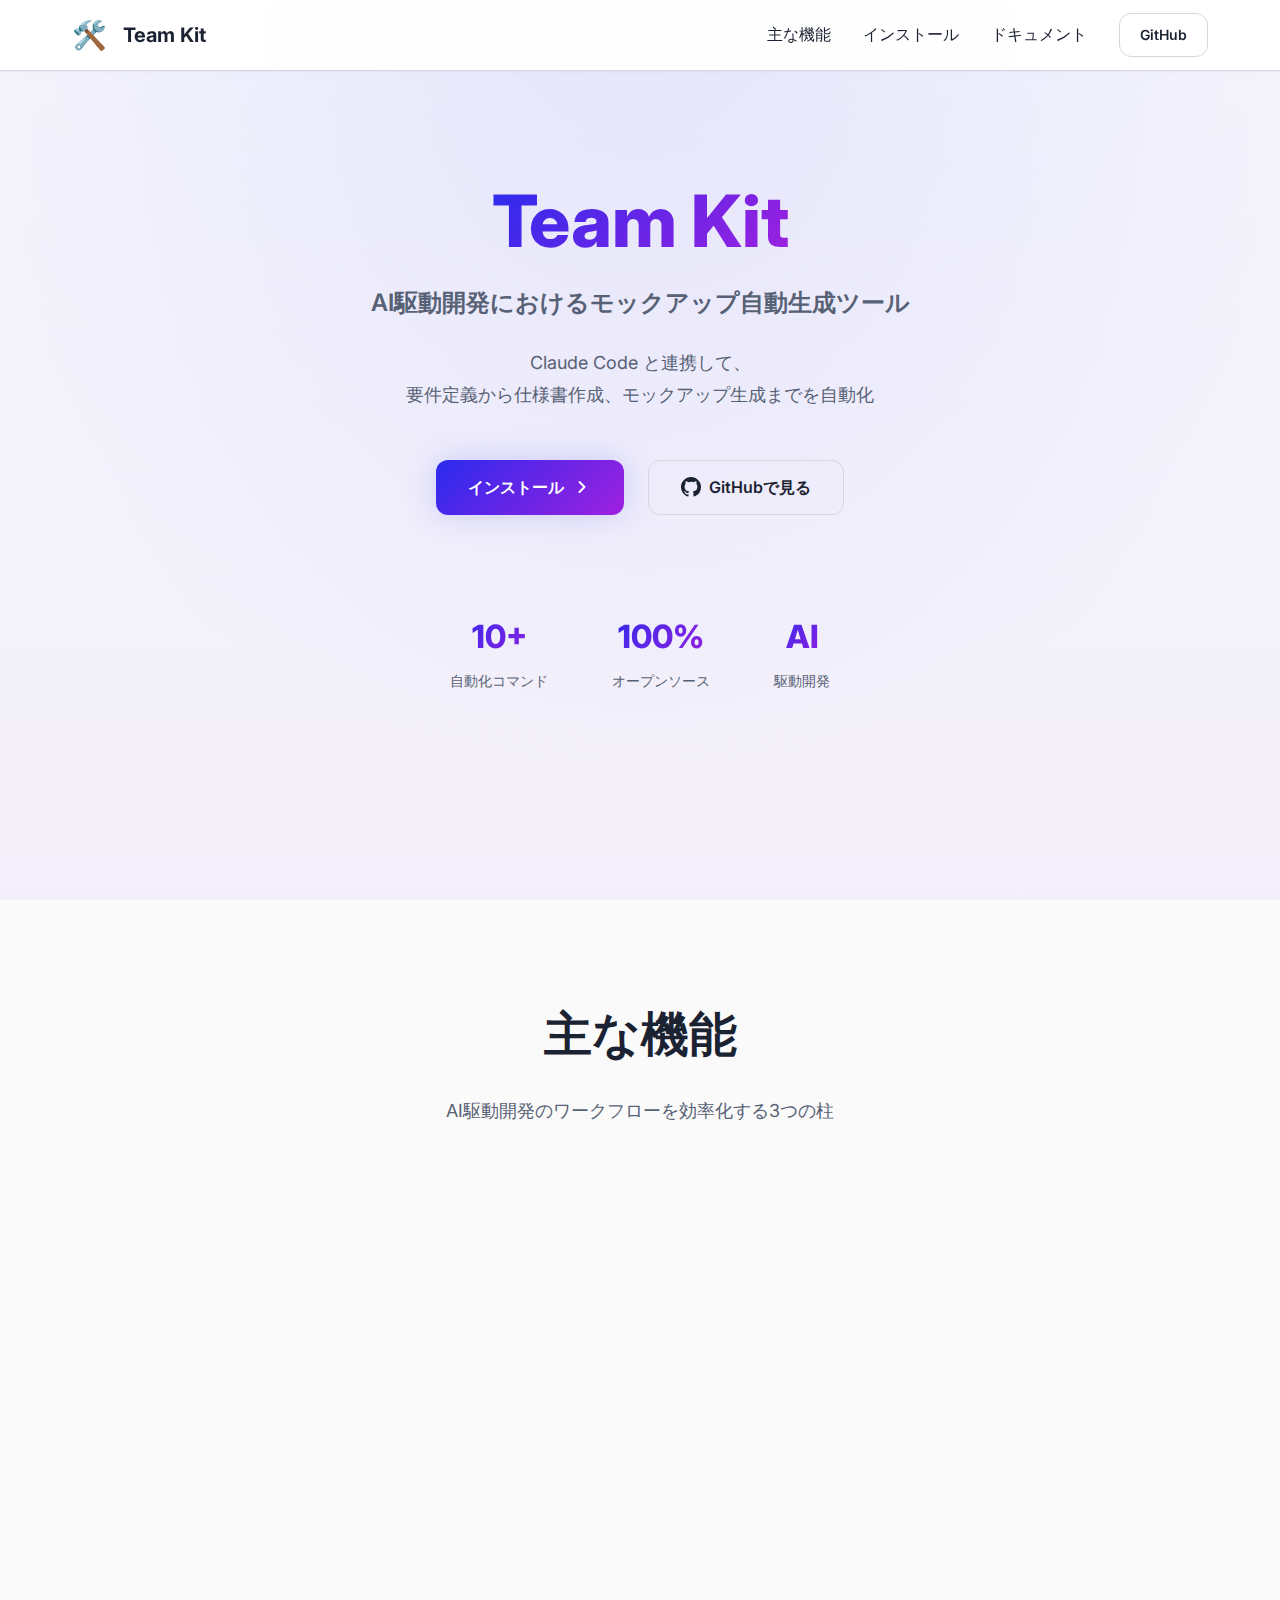
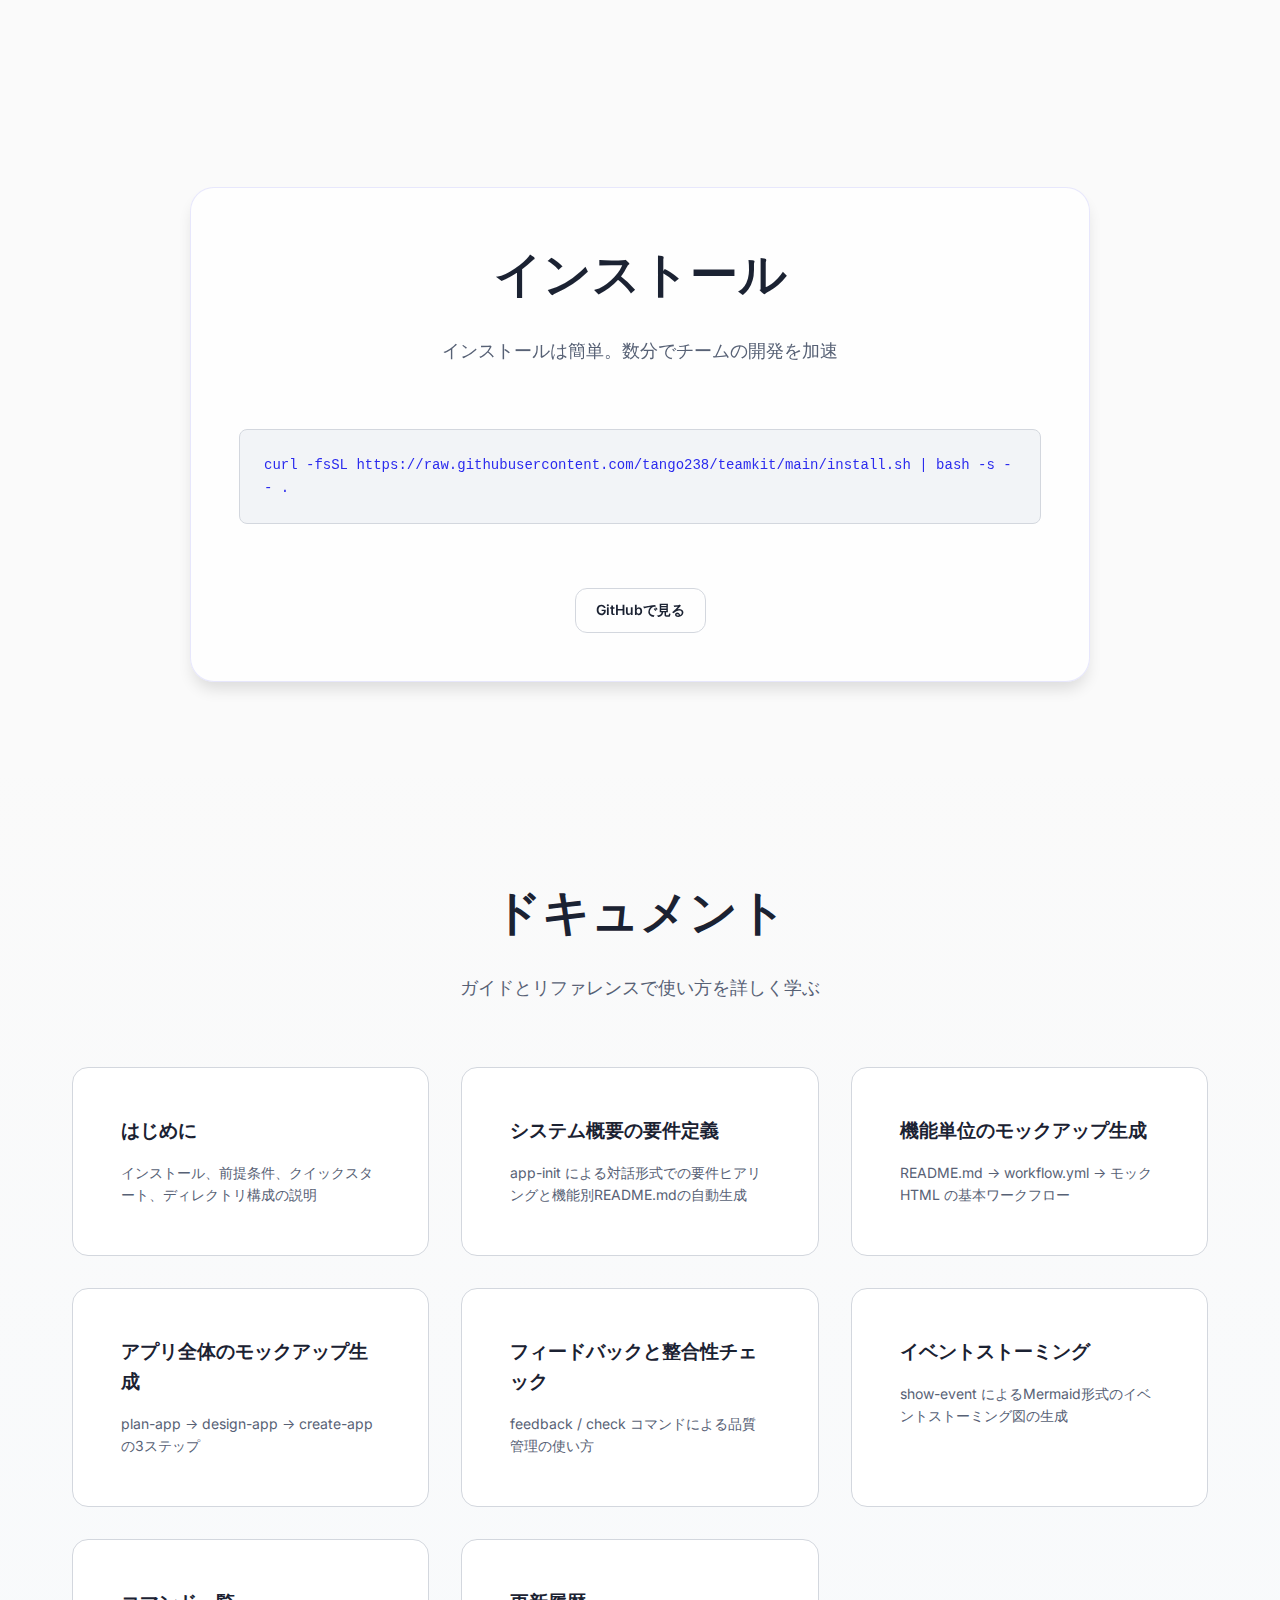
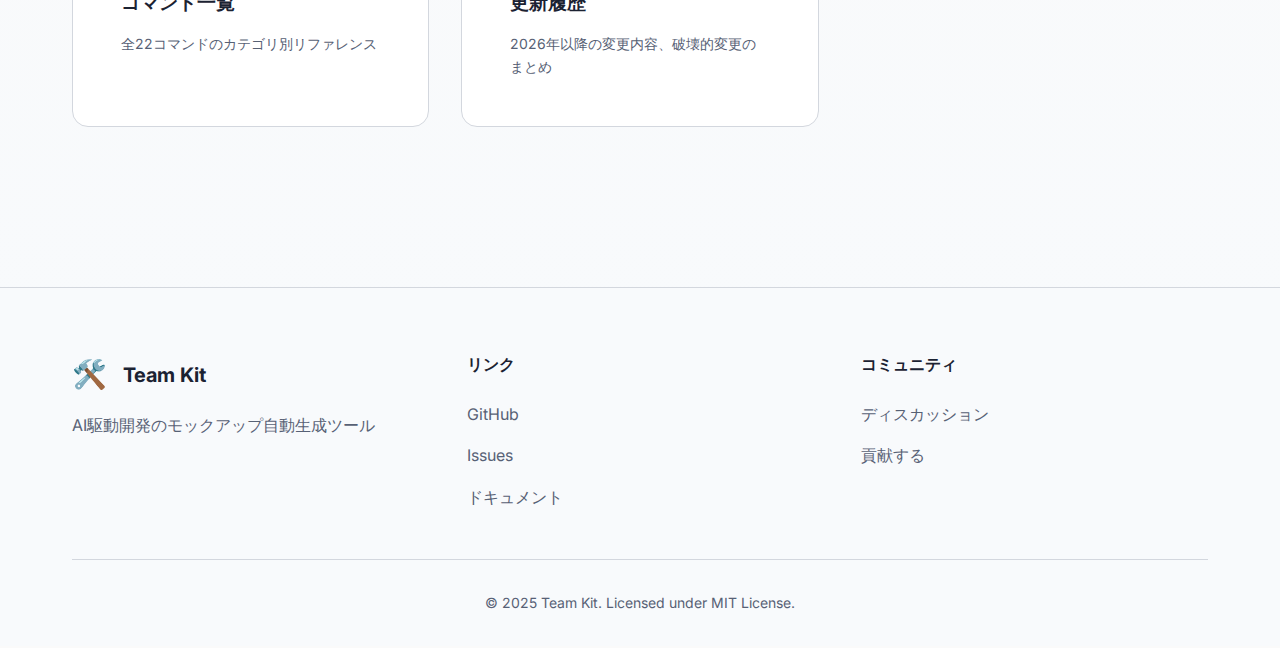
<file: docs/index.html>
<!doctype html>
<html lang="ja">
    <head>
        <meta charset="UTF-8" />
        <meta name="viewport" content="width=device-width, initial-scale=1.0" />
        <meta
            name="description"
            content="Team Kit - AI駆動開発における周辺業務の自動化ツール。要件定義から仕様書作成、モックアップ生成までを自動化。"
        />
        <meta name="keywords" content="AI, 開発ツール, 自動化, Claude, Cursor, 要件定義, モックアップ" />
        <meta property="og:title" content="Team Kit - AI駆動開発の自動化ツール" />
        <meta property="og:description" content="要件定義から仕様書作成、モックアップ生成までを自動化するコマンド集" />
        <meta property="og:type" content="website" />
        <title>Team Kit - AI駆動開発のモックアップ自動生成ツール</title>
        <link rel="stylesheet" href="style.css" />
        <link rel="stylesheet" href="doc-style.css" />
        <link rel="preconnect" href="https://fonts.googleapis.com" />
        <link rel="preconnect" href="https://fonts.gstatic.com" crossorigin />
        <link
            href="https://fonts.googleapis.com/css2?family=Inter:wght@300;400;500;600;700;800&display=swap"
            rel="stylesheet"
        />
    </head>

    <body>
        <!-- Navigation -->
        <nav class="navbar">
            <div class="container">
                <div class="nav-content">
                    <a href="#" class="logo">
                        <span class="logo-icon">🛠️</span>
                        <span class="logo-text">Team Kit</span>
                    </a>
                    <div class="nav-links">
                        <a href="#features" class="nav-link">主な機能</a>
                        <a href="#getting-started" class="nav-link">インストール</a>
                        <a href="#docs" class="nav-link">ドキュメント</a>
                        <a href="https://github.com/tango238/teamkit" class="btn btn-secondary" target="_blank"
                            >GitHub</a
                        >
                    </div>
                    <button class="mobile-menu-btn" aria-label="メニュー">
                        <span></span>
                        <span></span>
                        <span></span>
                    </button>
                </div>
            </div>
        </nav>

        <!-- Hero Section -->
        <section class="hero">
            <div class="hero-background"></div>
            <div class="container">
                <div class="hero-content">
                    <h1 class="hero-title animate-fade-in">
                        <span class="gradient-text">Team Kit</span>
                    </h1>
                    <p class="hero-subtitle animate-fade-in-delay-1">AI駆動開発におけるモックアップ自動生成ツール</p>
                    <p class="hero-description animate-fade-in-delay-2">
                        Claude Code と連携して、<br />
                        要件定義から仕様書作成、モックアップ生成までを自動化
                    </p>
                    <div class="hero-buttons animate-fade-in-delay-3">
                        <a href="#getting-started" class="btn btn-primary btn-lg">
                            <span>インストール</span>
                            <svg
                                width="20"
                                height="20"
                                viewBox="0 0 20 20"
                                fill="none"
                                xmlns="http://www.w3.org/2000/svg"
                            >
                                <path
                                    d="M7.5 15L12.5 10L7.5 5"
                                    stroke="currentColor"
                                    stroke-width="2"
                                    stroke-linecap="round"
                                    stroke-linejoin="round"
                                />
                            </svg>
                        </a>
                        <a href="https://github.com/tango238/teamkit" class="btn btn-outline btn-lg" target="_blank">
                            <svg width="20" height="20" viewBox="0 0 20 20" fill="currentColor">
                                <path
                                    fill-rule="evenodd"
                                    d="M10 0C4.477 0 0 4.484 0 10.017c0 4.425 2.865 8.18 6.839 9.504.5.092.682-.217.682-.483 0-.237-.008-.868-.013-1.703-2.782.605-3.369-1.343-3.369-1.343-.454-1.158-1.11-1.466-1.11-1.466-.908-.62.069-.608.069-.608 1.003.07 1.531 1.032 1.531 1.032.892 1.53 2.341 1.088 2.91.832.092-.647.35-1.088.636-1.338-2.22-.253-4.555-1.113-4.555-4.951 0-1.093.39-1.988 1.029-2.688-.103-.253-.446-1.272.098-2.65 0 0 .84-.27 2.75 1.026A9.564 9.564 0 0110 4.844c.85.004 1.705.115 2.504.337 1.909-1.296 2.747-1.027 2.747-1.027.546 1.379.203 2.398.1 2.651.64.7 1.028 1.595 1.028 2.688 0 3.848-2.339 4.695-4.566 4.942.359.31.678.921.678 1.856 0 1.338-.012 2.419-.012 2.747 0 .268.18.58.688.482A10.019 10.019 0 0020 10.017C20 4.484 15.522 0 10 0z"
                                    clip-rule="evenodd"
                                />
                            </svg>
                            <span>GitHubで見る</span>
                        </a>
                    </div>
                    <div class="hero-stats animate-fade-in-delay-4">
                        <div class="stat">
                            <div class="stat-value">10+</div>
                            <div class="stat-label">自動化コマンド</div>
                        </div>
                        <div class="stat">
                            <div class="stat-value">100%</div>
                            <div class="stat-label">オープンソース</div>
                        </div>
                        <div class="stat">
                            <div class="stat-value">AI</div>
                            <div class="stat-label">駆動開発</div>
                        </div>
                    </div>
                </div>
            </div>
        </section>

        <!-- Features Section -->
        <section id="features" class="features">
            <div class="container">
                <div class="section-header">
                    <h2 class="section-title">主な機能</h2>
                    <p class="section-description">AI駆動開発のワークフローを効率化する3つの柱</p>
                </div>
                <div class="features-grid">
                    <div class="feature-card glass-card animate-on-scroll">
                        <div class="feature-icon">🤖</div>
                        <h3 class="feature-title">自動化されたワークフロー</h3>
                        <ul class="feature-list">
                            <li>要件定義の自動生成</li>
                            <li>モックアップの自動生成</li>
                            <li>ユースケースや画面設計書など付随資料を自動生成</li>
                        </ul>
                    </div>
                    <div class="feature-card glass-card animate-on-scroll">
                        <div class="feature-icon">👥</div>
                        <h3 class="feature-title">ユーザー視点での評価</h3>
                        <ul class="feature-list">
                            <li>ユーザーからのフィードバックを収集して反映</li>
                            <li>要件やモックアップへの変更を同時に反映し、整合性を自動確保</li>
                        </ul>
                    </div>
                </div>
            </div>
        </section>

        <!-- Getting Started Section -->
        <section id="getting-started" class="getting-started">
            <div class="container">
                <div class="getting-started-content glass-card">
                    <div class="getting-started-text">
                        <h2 class="section-title">インストール</h2>
                        <p class="section-description">インストールは簡単。数分でチームの開発を加速</p>
                        <div class="install-steps">
                            <div class="install-step">
                                <div class="install-step-content">
                                    <div class="code-block">
                                        <code
                                            >curl -fsSL
                                            https://raw.githubusercontent.com/tango238/teamkit/main/install.sh | bash -s
                                            -- .</code
                                        >
                                        <button class="copy-btn" aria-label="コピー">
                                            <svg width="16" height="16" viewBox="0 0 16 16" fill="none">
                                                <rect
                                                    x="5"
                                                    y="5"
                                                    width="8"
                                                    height="8"
                                                    rx="1"
                                                    stroke="currentColor"
                                                    stroke-width="1.5"
                                                />
                                                <path
                                                    d="M3 10.5V3.5C3 2.94772 3.44772 2.5 4 2.5H10.5"
                                                    stroke="currentColor"
                                                    stroke-width="1.5"
                                                />
                                            </svg>
                                        </button>
                                    </div>
                                </div>
                            </div>
                        </div>
                        <div class="cta-buttons">
                            <a href="https://github.com/tango238/teamkit" class="btn btn-outline" target="_blank">
                                GitHubで見る
                            </a>
                        </div>
                    </div>
                </div>
            </div>
        </section>

        <!-- Documentation Section -->
        <section id="docs" class="workflow">
            <div class="container">
                <div class="section-header">
                    <h2 class="section-title">ドキュメント</h2>
                    <p class="section-description">ガイドとリファレンスで使い方を詳しく学ぶ</p>
                </div>
                <div class="doc-hub-grid">
                    <a href="getting-started.html" class="hub-card">
                        <h3>はじめに</h3>
                        <p>インストール、前提条件、クイックスタート、ディレクトリ構成の説明</p>
                    </a>
                    <a href="guides/app-init.html" class="hub-card">
                        <h3>システム概要の要件定義</h3>
                        <p>app-init による対話形式での要件ヒアリングと機能別README.mdの自動生成</p>
                    </a>
                    <a href="guides/feature-mockup.html" class="hub-card">
                        <h3>機能単位のモックアップ生成</h3>
                        <p>README.md → workflow.yml → モックHTML の基本ワークフロー</p>
                    </a>
                    <a href="guides/app-mockup.html" class="hub-card">
                        <h3>アプリ全体のモックアップ生成</h3>
                        <p>plan-app → design-app → create-app の3ステップ</p>
                    </a>
                    <a href="guides/feedback-and-check.html" class="hub-card">
                        <h3>フィードバックと整合性チェック</h3>
                        <p>feedback / check コマンドによる品質管理の使い方</p>
                    </a>
                    <a href="guides/event-storming.html" class="hub-card">
                        <h3>イベントストーミング</h3>
                        <p>show-event によるMermaid形式のイベントストーミング図の生成</p>
                    </a>
                    <a href="commands.html" class="hub-card">
                        <h3>コマンド一覧</h3>
                        <p>全22コマンドのカテゴリ別リファレンス</p>
                    </a>
                    <a href="changelog.html" class="hub-card">
                        <h3>更新履歴</h3>
                        <p>2026年以降の変更内容、破壊的変更のまとめ</p>
                    </a>
                </div>
            </div>
        </section>

        <!-- Footer -->
        <footer class="footer">
            <div class="container">
                <div class="footer-content">
                    <div class="footer-section">
                        <div class="footer-logo">
                            <span class="logo-icon">🛠️</span>
                            <span class="logo-text">Team Kit</span>
                        </div>
                        <p class="footer-description">AI駆動開発のモックアップ自動生成ツール</p>
                    </div>
                    <div class="footer-section">
                        <h4 class="footer-title">リンク</h4>
                        <ul class="footer-links">
                            <li>
                                <a href="https://github.com/tango238/teamkit">GitHub</a>
                            </li>
                            <li>
                                <a href="https://github.com/tango238/teamkit/issues">Issues</a>
                            </li>
                            <li><a href="#docs">ドキュメント</a></li>
                        </ul>
                    </div>
                    <div class="footer-section">
                        <h4 class="footer-title">コミュニティ</h4>
                        <ul class="footer-links">
                            <li>
                                <a href="https://github.com/tango238/teamkit/discussions">ディスカッション</a>
                            </li>
                            <li>
                                <a href="https://github.com/tango238/teamkit/contributing">貢献する</a>
                            </li>
                        </ul>
                    </div>
                </div>
                <div class="footer-bottom">
                    <p>© 2025 Team Kit. Licensed under MIT License.</p>
                </div>
            </div>
        </footer>

        <script src="script.js"></script>
    </body>
</html>
</file>
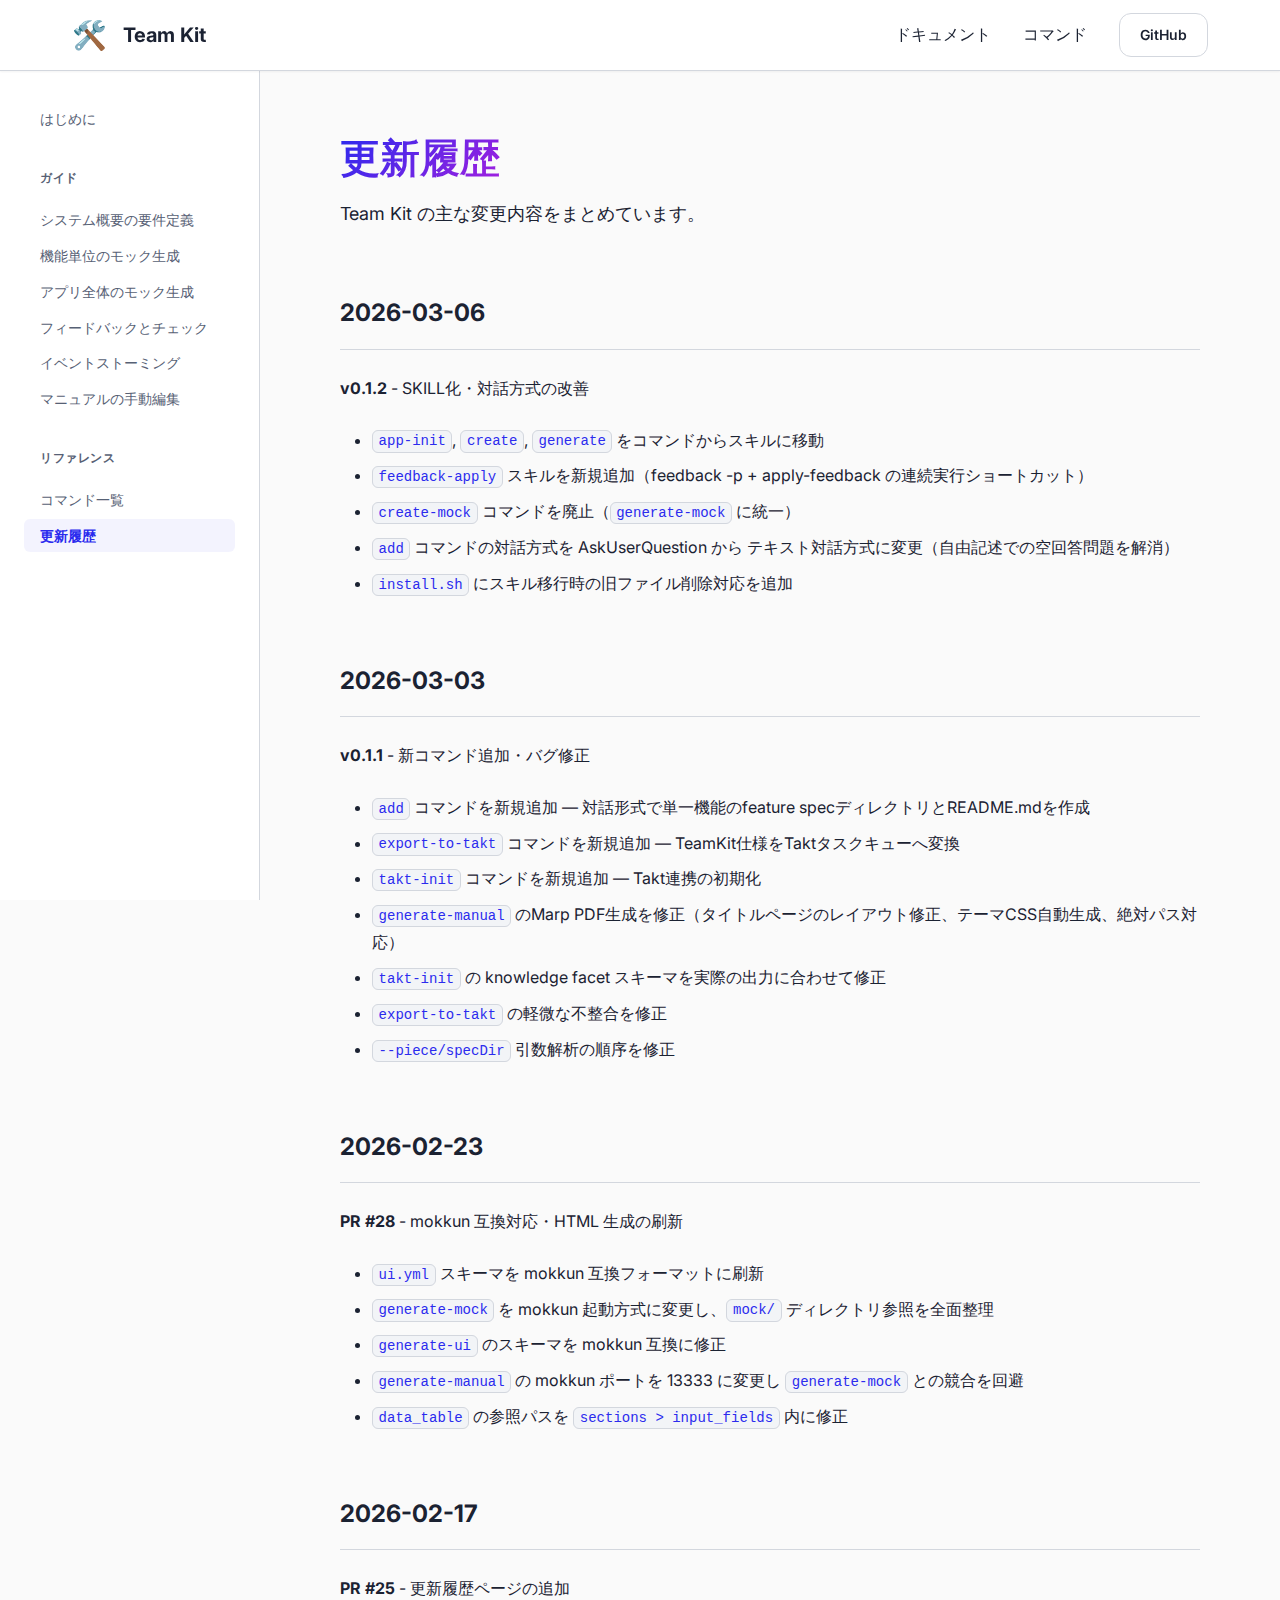
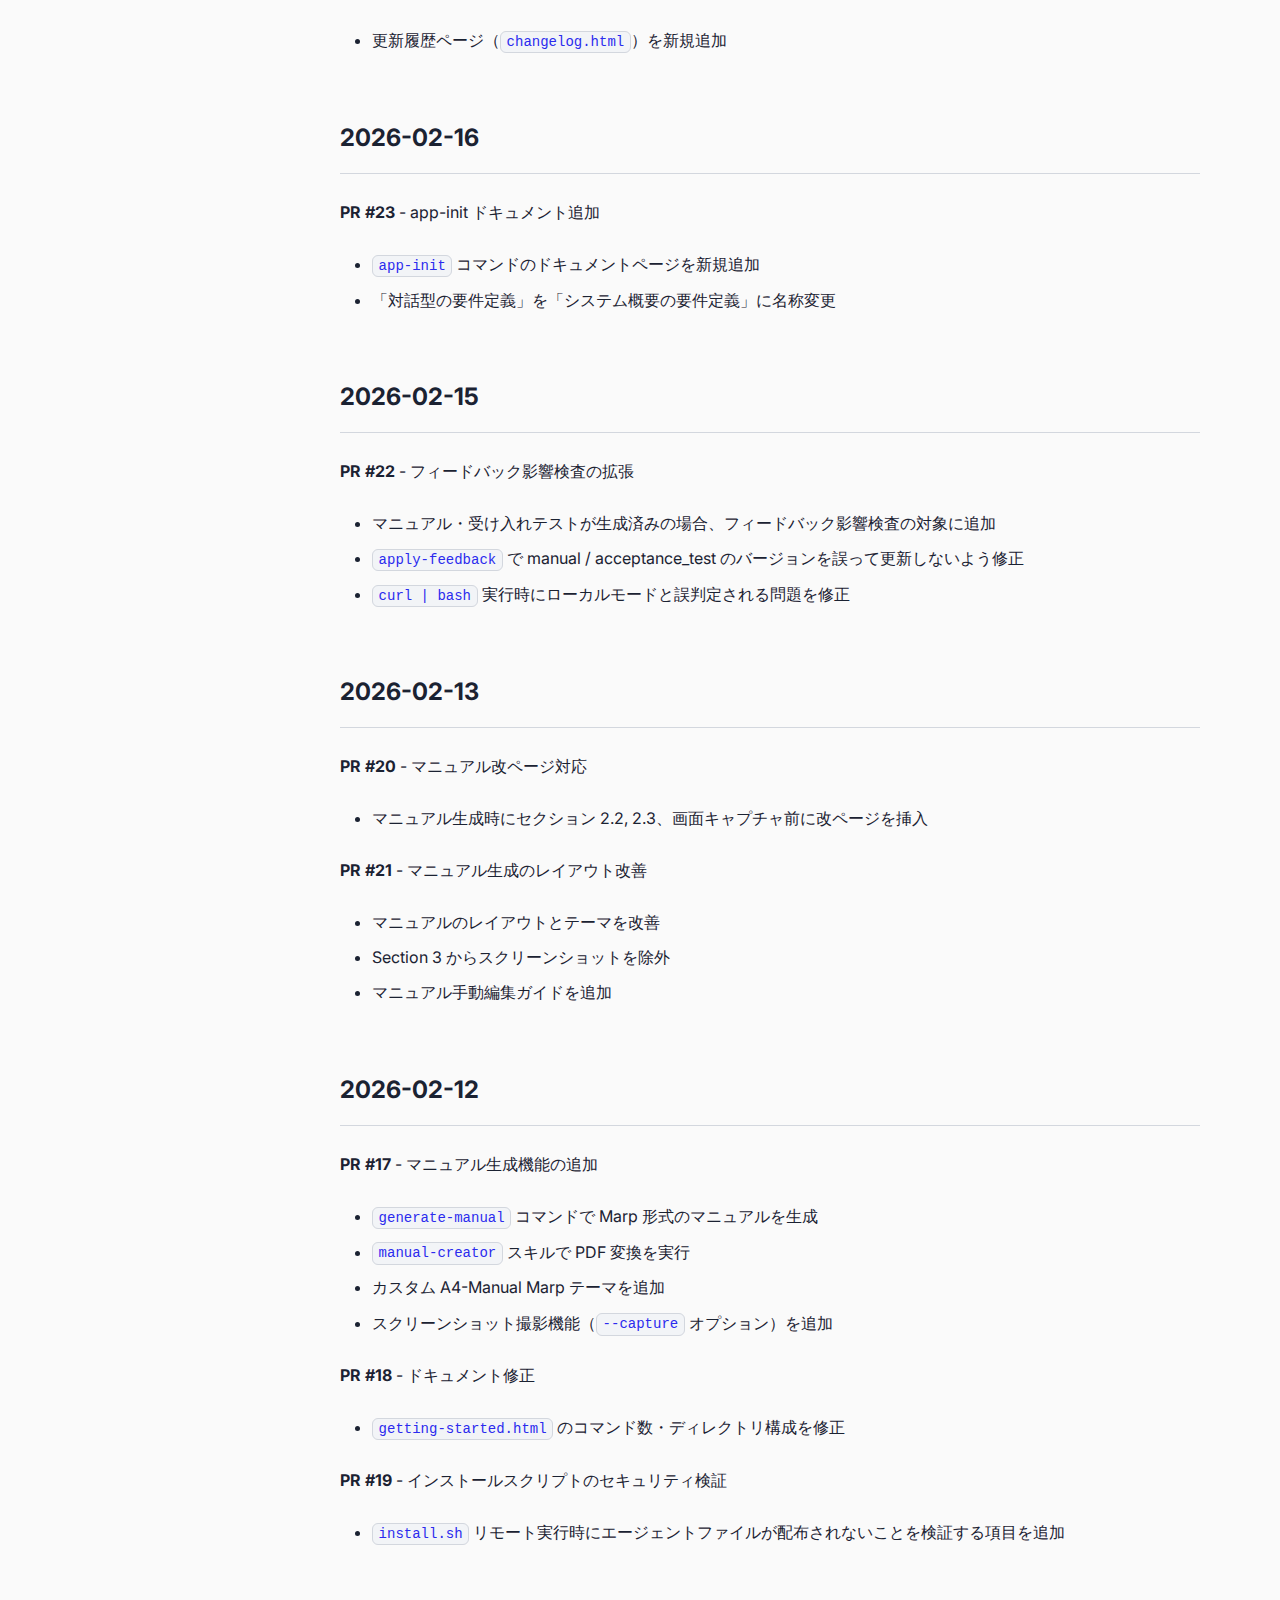
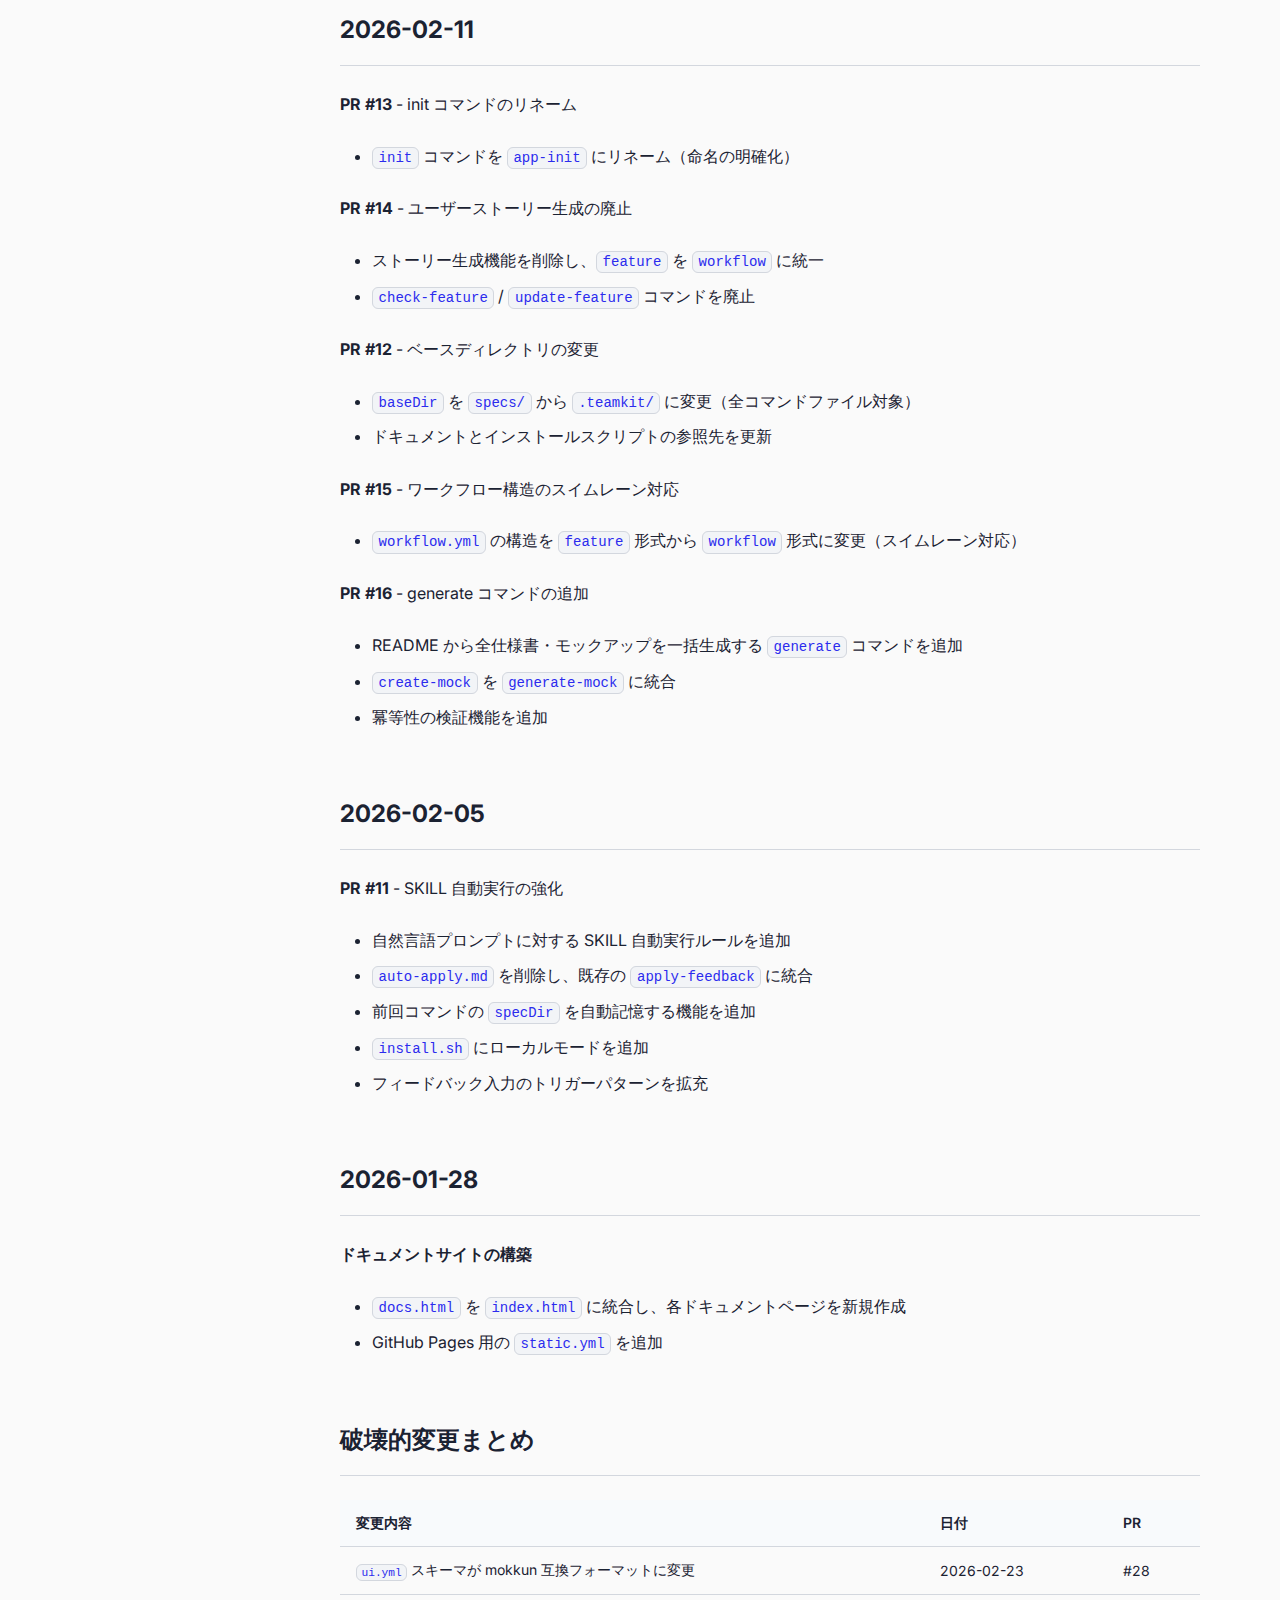
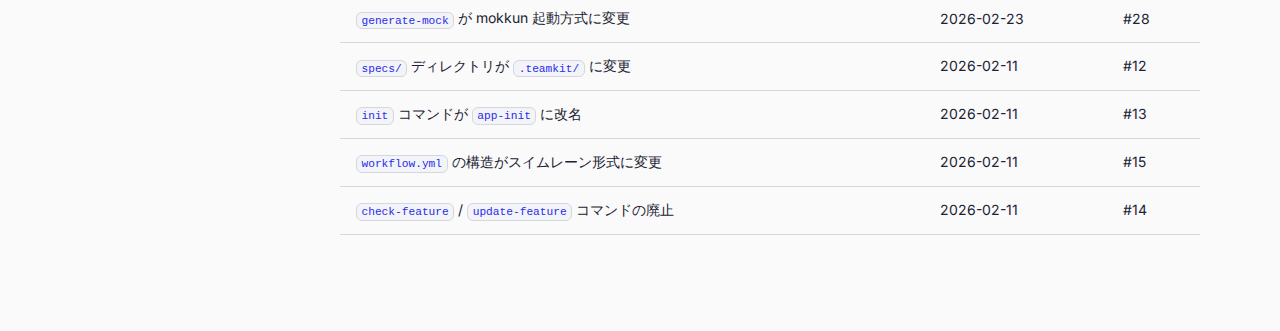
<file: docs/changelog.html>
<!doctype html>
<html lang="ja">
    <head>
        <meta charset="UTF-8" />
        <meta name="viewport" content="width=device-width, initial-scale=1.0" />
        <title>更新履歴 - Team Kit</title>
        <link rel="stylesheet" href="style.css" />
        <link rel="stylesheet" href="doc-style.css" />
        <link rel="preconnect" href="https://fonts.googleapis.com" />
        <link rel="preconnect" href="https://fonts.gstatic.com" crossorigin />
        <link
            href="https://fonts.googleapis.com/css2?family=Inter:wght@300;400;500;600;700;800&display=swap"
            rel="stylesheet"
        />
    </head>

    <body>
        <nav class="navbar">
            <div class="container">
                <div class="nav-content">
                    <a href="index.html" class="logo">
                        <span class="logo-icon">🛠️</span>
                        <span class="logo-text">Team Kit</span>
                    </a>
                    <div class="nav-links">
                        <a href="index.html#docs" class="nav-link">ドキュメント</a>
                        <a href="commands.html" class="nav-link">コマンド</a>
                        <a href="https://github.com/tango238/teamkit" class="btn btn-secondary" target="_blank"
                            >GitHub</a
                        >
                    </div>
                </div>
            </div>
        </nav>

        <div class="doc-layout">
            <aside class="doc-sidebar">
                <div class="sidebar-section">
                    <div class="sidebar-links">
                        <a href="getting-started.html" class="sidebar-link">はじめに</a>
                    </div>
                </div>
                <div class="sidebar-section">
                    <div class="sidebar-title">ガイド</div>
                    <div class="sidebar-links">
                        <a href="guides/app-init.html" class="sidebar-link">システム概要の要件定義</a>
                        <a href="guides/feature-mockup.html" class="sidebar-link">機能単位のモック生成</a>
                        <a href="guides/app-mockup.html" class="sidebar-link">アプリ全体のモック生成</a>
                        <a href="guides/feedback-and-check.html" class="sidebar-link">フィードバックとチェック</a>
                        <a href="guides/event-storming.html" class="sidebar-link">イベントストーミング</a>
                        <a href="guides/manual-editing.html" class="sidebar-link">マニュアルの手動編集</a>
                    </div>
                </div>
                <div class="sidebar-section">
                    <div class="sidebar-title">リファレンス</div>
                    <div class="sidebar-links">
                        <a href="commands.html" class="sidebar-link">コマンド一覧</a>
                        <a href="changelog.html" class="sidebar-link active">更新履歴</a>
                    </div>
                </div>
            </aside>

            <main class="doc-main">
                <div class="doc-content">
                    <h1><span class="gradient-text">更新履歴</span></h1>
                    <p class="doc-lead">Team Kit の主な変更内容をまとめています。</p>

                    <h2>2026-03-06</h2>
                    <p><strong>v0.1.2</strong> - SKILL化・対話方式の改善</p>
                    <ul>
                        <li><code>app-init</code>, <code>create</code>, <code>generate</code> をコマンドからスキルに移動</li>
                        <li><code>feedback-apply</code> スキルを新規追加（feedback -p + apply-feedback の連続実行ショートカット）</li>
                        <li><code>create-mock</code> コマンドを廃止（<code>generate-mock</code> に統一）</li>
                        <li><code>add</code> コマンドの対話方式を AskUserQuestion から テキスト対話方式に変更（自由記述での空回答問題を解消）</li>
                        <li><code>install.sh</code> にスキル移行時の旧ファイル削除対応を追加</li>
                    </ul>

                    <h2>2026-03-03</h2>
                    <p><strong>v0.1.1</strong> - 新コマンド追加・バグ修正</p>
                    <ul>
                        <li><code>add</code> コマンドを新規追加 — 対話形式で単一機能のfeature specディレクトリとREADME.mdを作成</li>
                        <li><code>export-to-takt</code> コマンドを新規追加 — TeamKit仕様をTaktタスクキューへ変換</li>
                        <li><code>takt-init</code> コマンドを新規追加 — Takt連携の初期化</li>
                        <li><code>generate-manual</code> のMarp PDF生成を修正（タイトルページのレイアウト修正、テーマCSS自動生成、絶対パス対応）</li>
                        <li><code>takt-init</code> の knowledge facet スキーマを実際の出力に合わせて修正</li>
                        <li><code>export-to-takt</code> の軽微な不整合を修正</li>
                        <li><code>--piece/specDir</code> 引数解析の順序を修正</li>
                    </ul>

                    <h2>2026-02-23</h2>
                    <p><strong>PR #28</strong> - mokkun 互換対応・HTML 生成の刷新</p>
                    <ul>
                        <li><code>ui.yml</code> スキーマを mokkun 互換フォーマットに刷新</li>
                        <li><code>generate-mock</code> を mokkun 起動方式に変更し、<code>mock/</code> ディレクトリ参照を全面整理</li>
                        <li><code>generate-ui</code> のスキーマを mokkun 互換に修正</li>
                        <li><code>generate-manual</code> の mokkun ポートを 13333 に変更し <code>generate-mock</code> との競合を回避</li>
                        <li><code>data_table</code> の参照パスを <code>sections &gt; input_fields</code> 内に修正</li>
                    </ul>

                    <h2>2026-02-17</h2>
                    <p><strong>PR #25</strong> - 更新履歴ページの追加</p>
                    <ul>
                        <li>更新履歴ページ（<code>changelog.html</code>）を新規追加</li>
                    </ul>

                    <h2>2026-02-16</h2>
                    <p><strong>PR #23</strong> - app-init ドキュメント追加</p>
                    <ul>
                        <li><code>app-init</code> コマンドのドキュメントページを新規追加</li>
                        <li>「対話型の要件定義」を「システム概要の要件定義」に名称変更</li>
                    </ul>

                    <h2>2026-02-15</h2>
                    <p><strong>PR #22</strong> - フィードバック影響検査の拡張</p>
                    <ul>
                        <li>マニュアル・受け入れテストが生成済みの場合、フィードバック影響検査の対象に追加</li>
                        <li><code>apply-feedback</code> で manual / acceptance_test のバージョンを誤って更新しないよう修正</li>
                        <li><code>curl | bash</code> 実行時にローカルモードと誤判定される問題を修正</li>
                    </ul>

                    <h2>2026-02-13</h2>
                    <p><strong>PR #20</strong> - マニュアル改ページ対応</p>
                    <ul>
                        <li>マニュアル生成時にセクション 2.2, 2.3、画面キャプチャ前に改ページを挿入</li>
                    </ul>
                    <p><strong>PR #21</strong> - マニュアル生成のレイアウト改善</p>
                    <ul>
                        <li>マニュアルのレイアウトとテーマを改善</li>
                        <li>Section 3 からスクリーンショットを除外</li>
                        <li>マニュアル手動編集ガイドを追加</li>
                    </ul>

                    <h2>2026-02-12</h2>
                    <p><strong>PR #17</strong> - マニュアル生成機能の追加</p>
                    <ul>
                        <li><code>generate-manual</code> コマンドで Marp 形式のマニュアルを生成</li>
                        <li><code>manual-creator</code> スキルで PDF 変換を実行</li>
                        <li>カスタム A4-Manual Marp テーマを追加</li>
                        <li>スクリーンショット撮影機能（<code>--capture</code> オプション）を追加</li>
                    </ul>
                    <p><strong>PR #18</strong> - ドキュメント修正</p>
                    <ul>
                        <li><code>getting-started.html</code> のコマンド数・ディレクトリ構成を修正</li>
                    </ul>
                    <p><strong>PR #19</strong> - インストールスクリプトのセキュリティ検証</p>
                    <ul>
                        <li><code>install.sh</code> リモート実行時にエージェントファイルが配布されないことを検証する項目を追加</li>
                    </ul>

                    <h2>2026-02-11</h2>
                    <p><strong>PR #13</strong> - init コマンドのリネーム</p>
                    <ul>
                        <li><code>init</code> コマンドを <code>app-init</code> にリネーム（命名の明確化）</li>
                    </ul>
                    <p><strong>PR #14</strong> - ユーザーストーリー生成の廃止</p>
                    <ul>
                        <li>ストーリー生成機能を削除し、<code>feature</code> を <code>workflow</code> に統一</li>
                        <li><code>check-feature</code> / <code>update-feature</code> コマンドを廃止</li>
                    </ul>
                    <p><strong>PR #12</strong> - ベースディレクトリの変更</p>
                    <ul>
                        <li><code>baseDir</code> を <code>specs/</code> から <code>.teamkit/</code> に変更（全コマンドファイル対象）</li>
                        <li>ドキュメントとインストールスクリプトの参照先を更新</li>
                    </ul>
                    <p><strong>PR #15</strong> - ワークフロー構造のスイムレーン対応</p>
                    <ul>
                        <li><code>workflow.yml</code> の構造を <code>feature</code> 形式から <code>workflow</code> 形式に変更（スイムレーン対応）</li>
                    </ul>
                    <p><strong>PR #16</strong> - generate コマンドの追加</p>
                    <ul>
                        <li>README から全仕様書・モックアップを一括生成する <code>generate</code> コマンドを追加</li>
                        <li><code>create-mock</code> を <code>generate-mock</code> に統合</li>
                        <li>冪等性の検証機能を追加</li>
                    </ul>

                    <h2>2026-02-05</h2>
                    <p><strong>PR #11</strong> - SKILL 自動実行の強化</p>
                    <ul>
                        <li>自然言語プロンプトに対する SKILL 自動実行ルールを追加</li>
                        <li><code>auto-apply.md</code> を削除し、既存の <code>apply-feedback</code> に統合</li>
                        <li>前回コマンドの <code>specDir</code> を自動記憶する機能を追加</li>
                        <li><code>install.sh</code> にローカルモードを追加</li>
                        <li>フィードバック入力のトリガーパターンを拡充</li>
                    </ul>

                    <h2>2026-01-28</h2>
                    <p><strong>ドキュメントサイトの構築</strong></p>
                    <ul>
                        <li><code>docs.html</code> を <code>index.html</code> に統合し、各ドキュメントページを新規作成</li>
                        <li>GitHub Pages 用の <code>static.yml</code> を追加</li>
                    </ul>

                    <h2>破壊的変更まとめ</h2>
                    <table class="doc-table">
                        <thead>
                            <tr>
                                <th>変更内容</th>
                                <th>日付</th>
                                <th>PR</th>
                            </tr>
                        </thead>
                        <tbody>
                            <tr>
                                <td><code>ui.yml</code> スキーマが mokkun 互換フォーマットに変更</td>
                                <td>2026-02-23</td>
                                <td>#28</td>
                            </tr>
                            <tr>
                                <td><code>generate-mock</code> が mokkun 起動方式に変更</td>
                                <td>2026-02-23</td>
                                <td>#28</td>
                            </tr>
                            <tr>
                                <td><code>specs/</code> ディレクトリが <code>.teamkit/</code> に変更</td>
                                <td>2026-02-11</td>
                                <td>#12</td>
                            </tr>
                            <tr>
                                <td><code>init</code> コマンドが <code>app-init</code> に改名</td>
                                <td>2026-02-11</td>
                                <td>#13</td>
                            </tr>
                            <tr>
                                <td><code>workflow.yml</code> の構造がスイムレーン形式に変更</td>
                                <td>2026-02-11</td>
                                <td>#15</td>
                            </tr>
                            <tr>
                                <td><code>check-feature</code> / <code>update-feature</code> コマンドの廃止</td>
                                <td>2026-02-11</td>
                                <td>#14</td>
                            </tr>
                        </tbody>
                    </table>
                </div>
            </main>
        </div>
    </body>
</html>
</file>
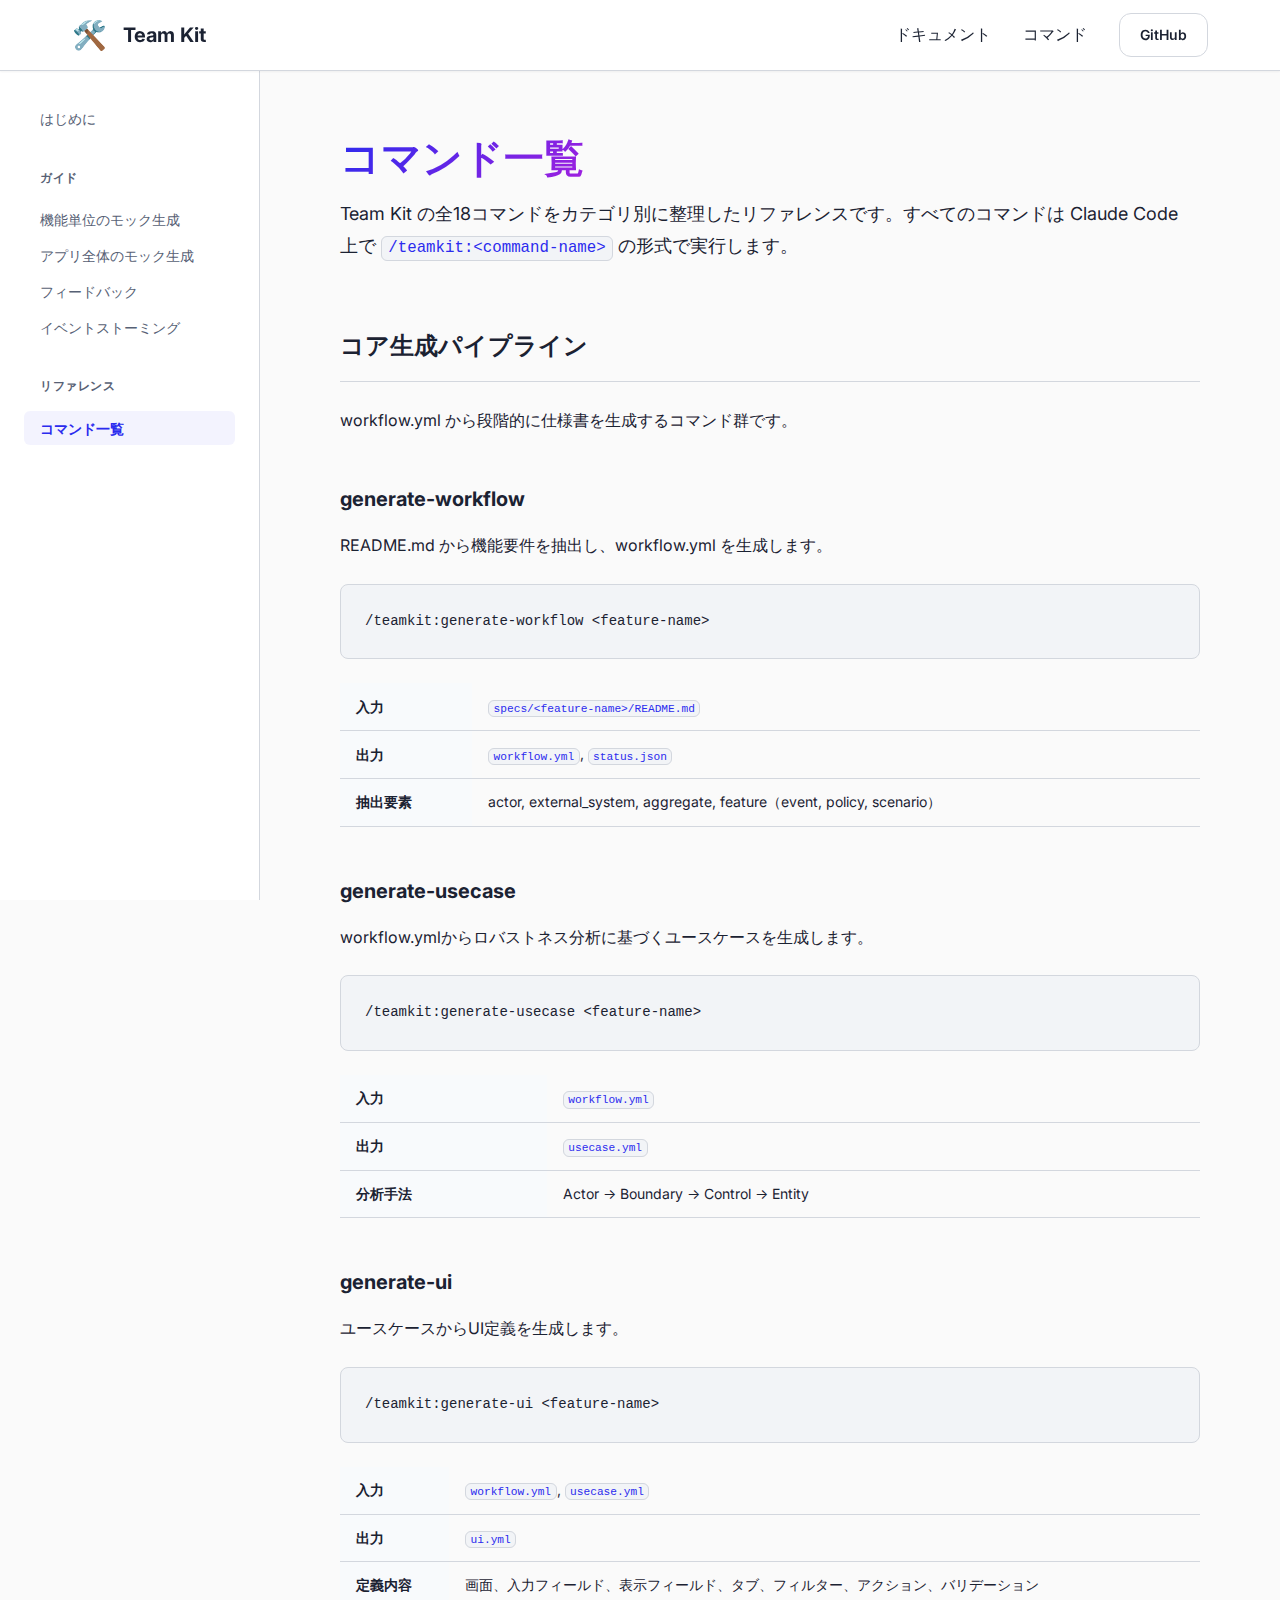
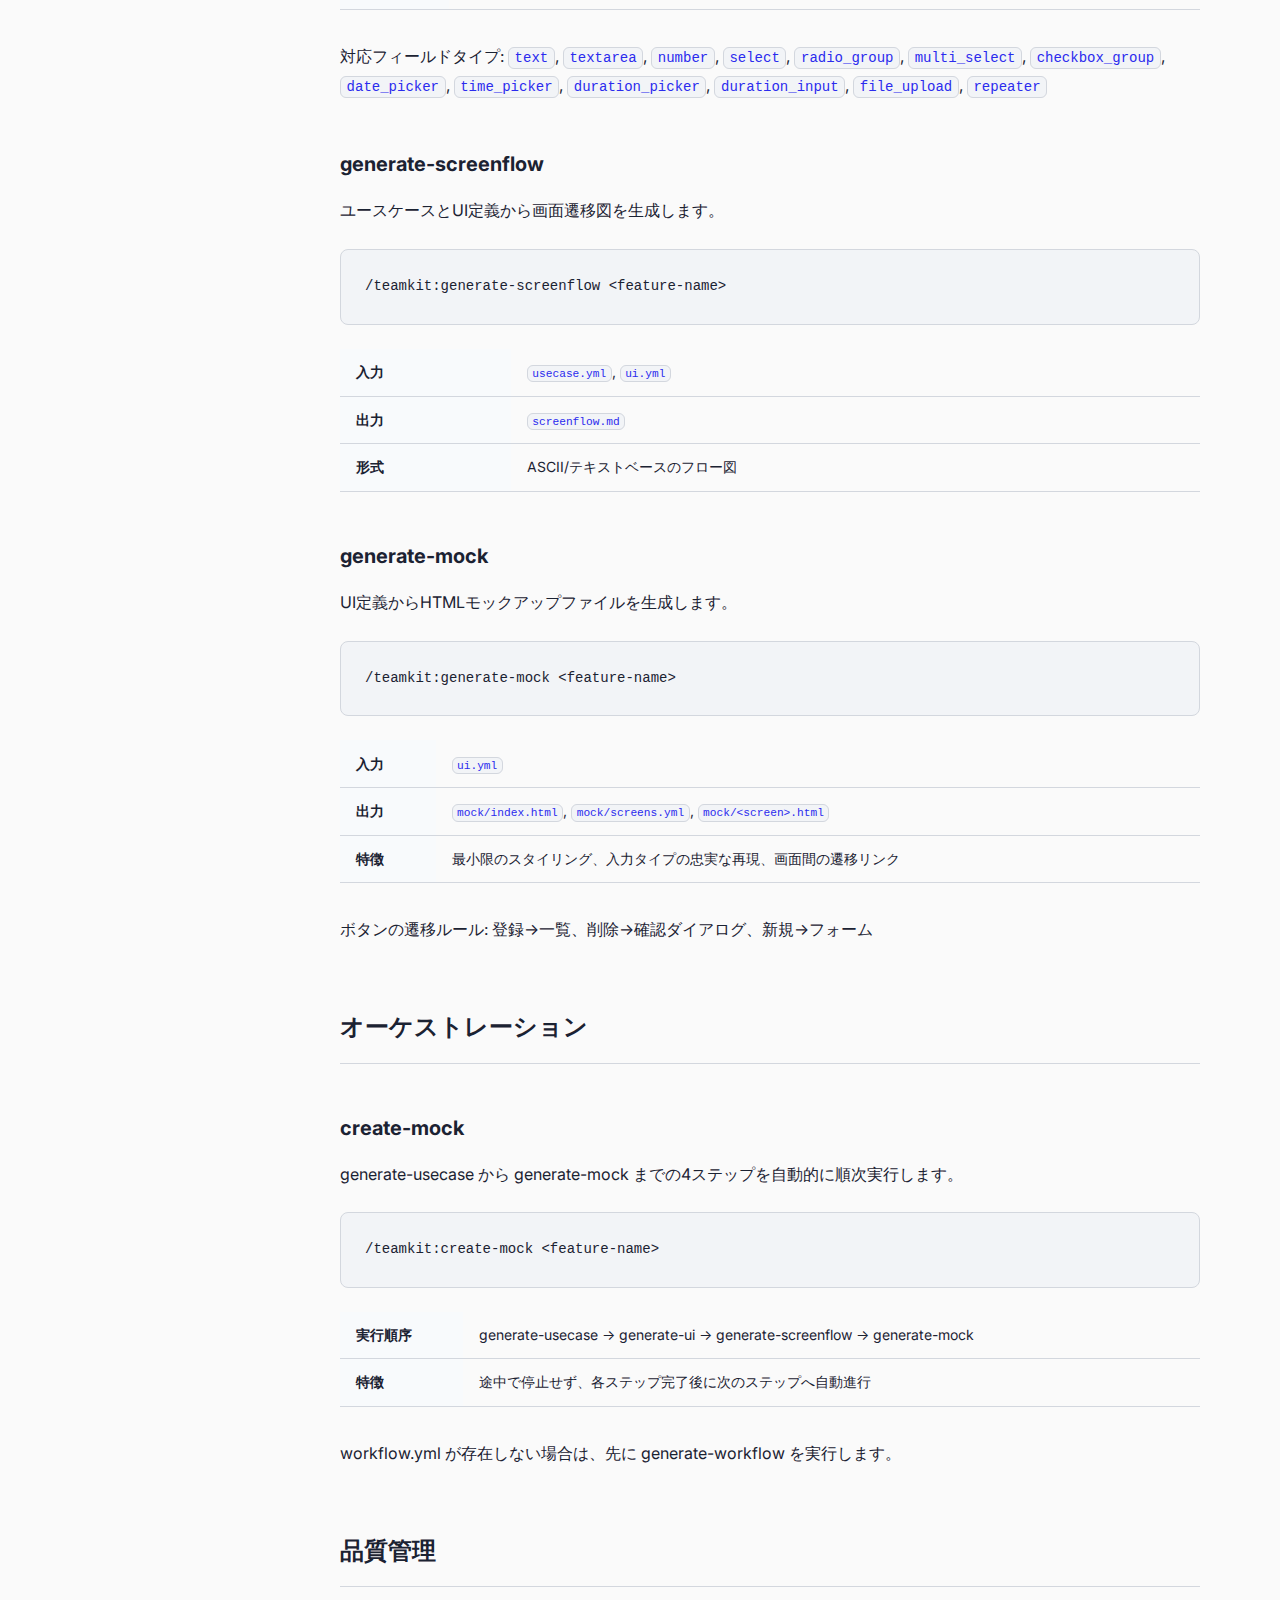
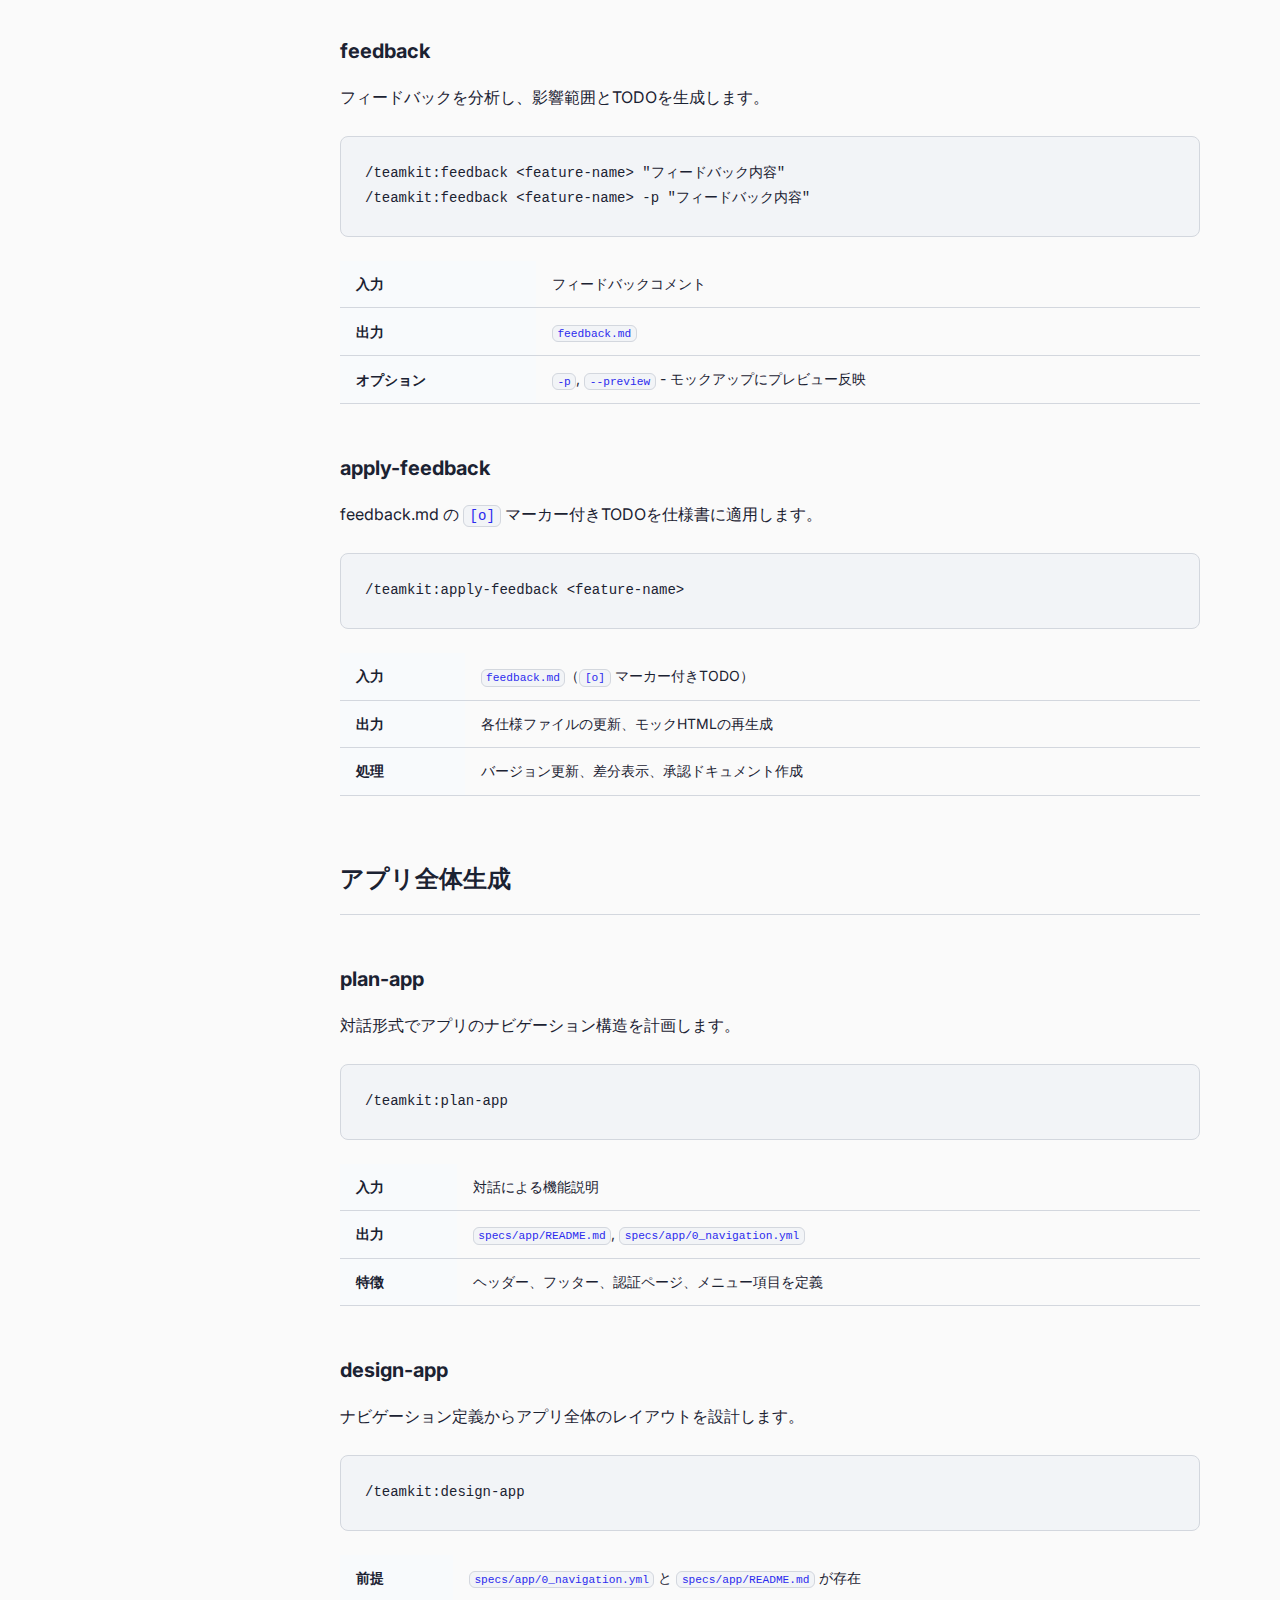
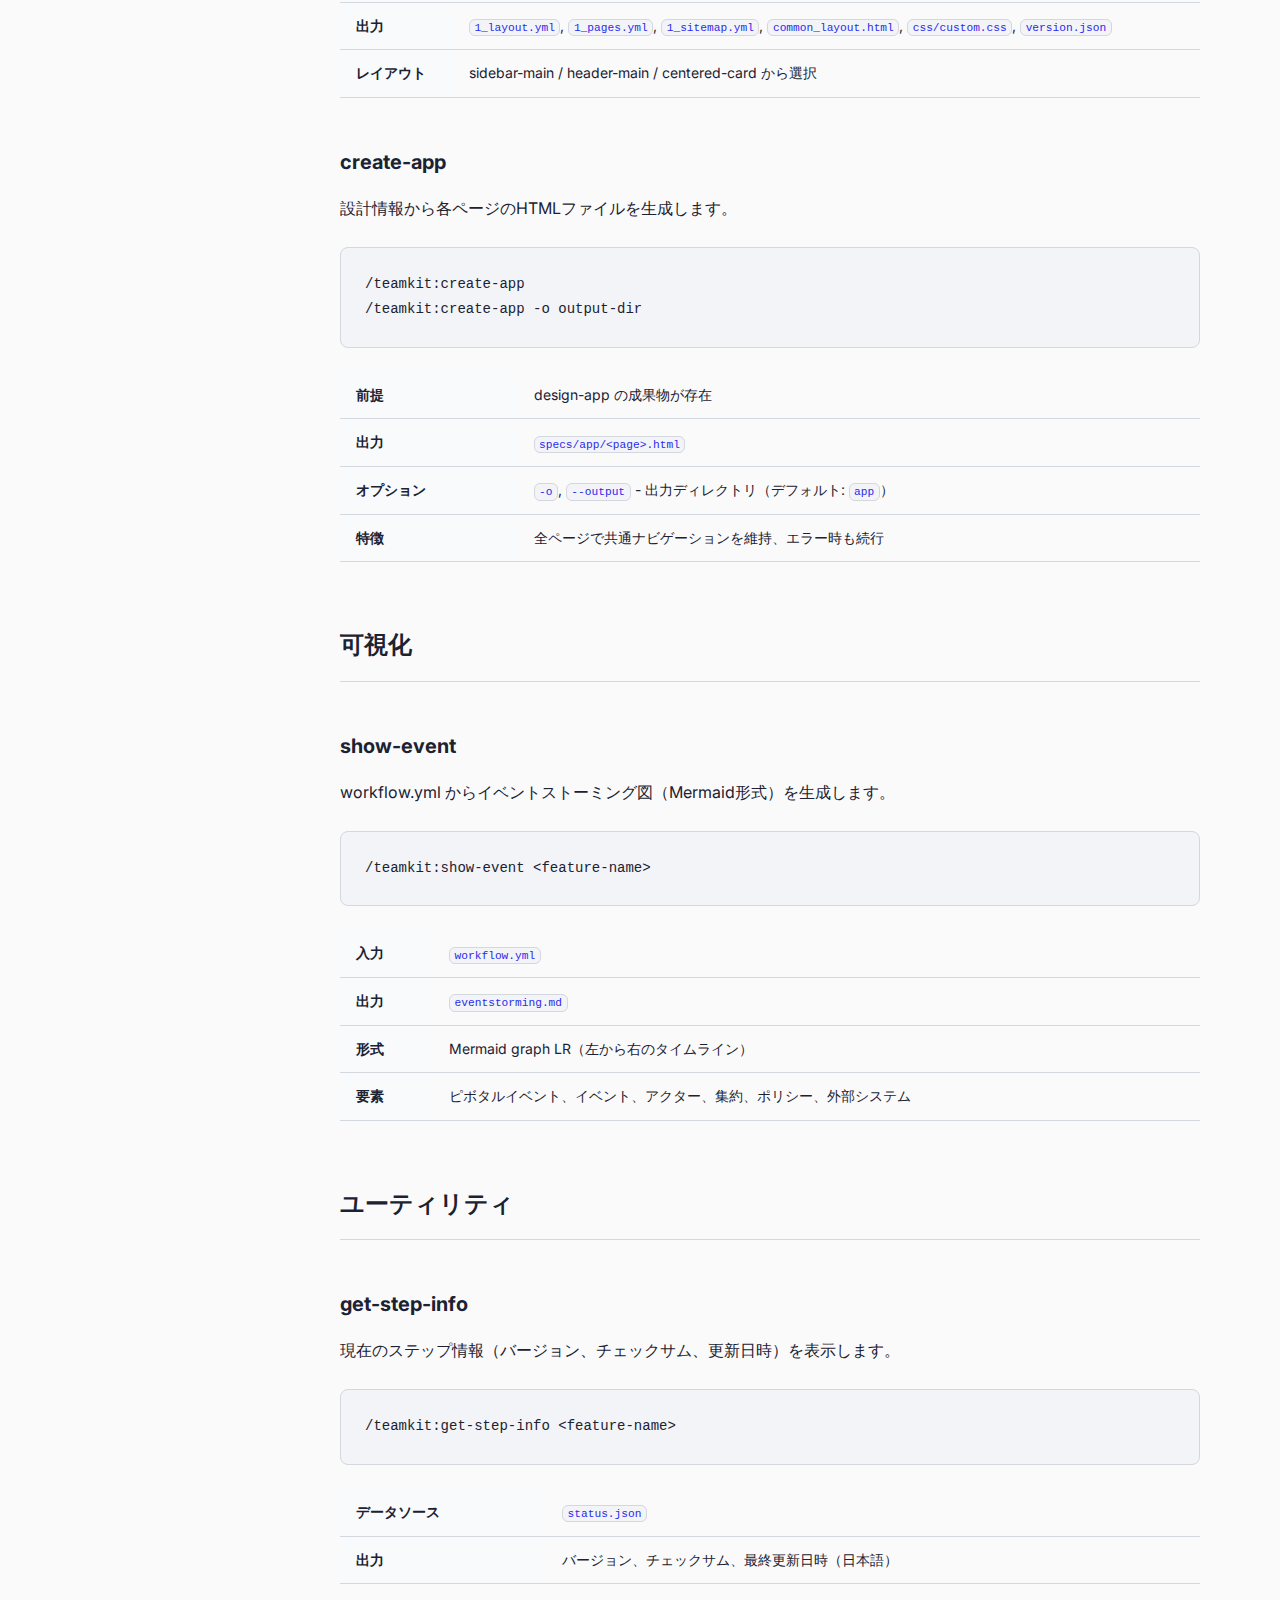
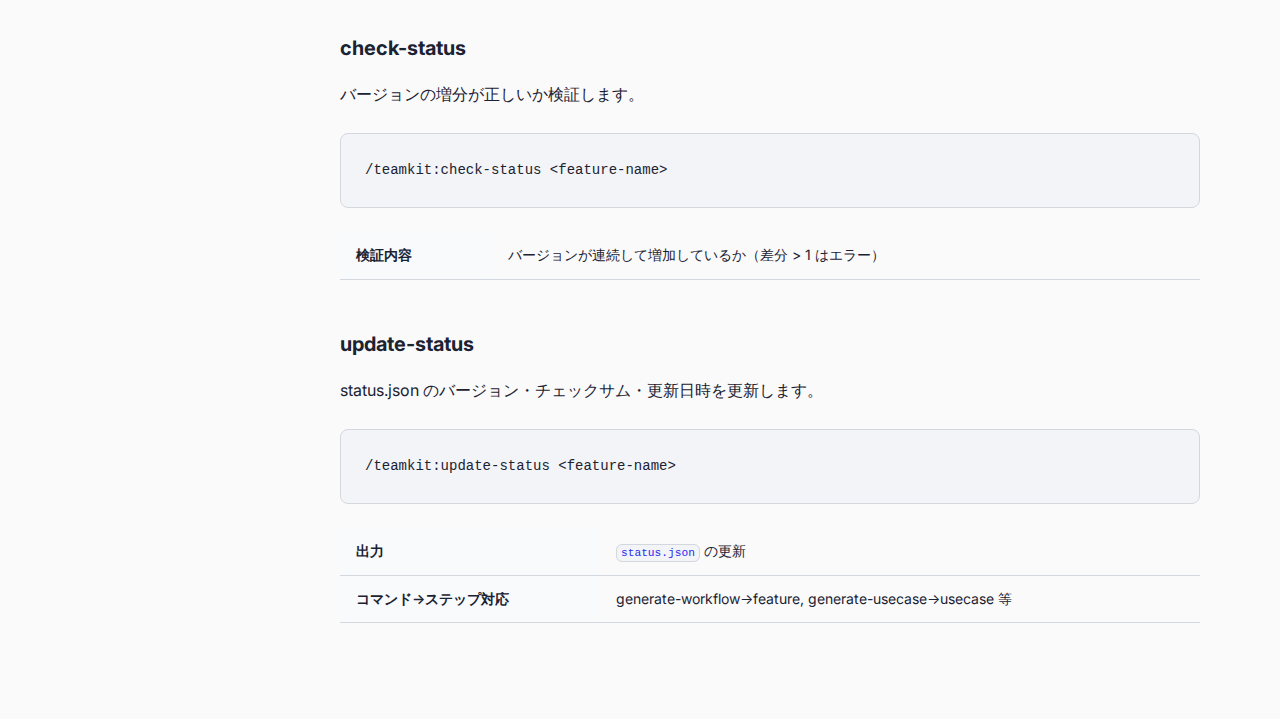
<file: docs/commands.html>
<!doctype html>
<html lang="ja">
    <head>
        <meta charset="UTF-8" />
        <meta name="viewport" content="width=device-width, initial-scale=1.0" />
        <title>コマンド一覧 - Team Kit</title>
        <link rel="stylesheet" href="style.css" />
        <link rel="stylesheet" href="doc-style.css" />
        <link rel="preconnect" href="https://fonts.googleapis.com" />
        <link rel="preconnect" href="https://fonts.gstatic.com" crossorigin />
        <link
            href="https://fonts.googleapis.com/css2?family=Inter:wght@300;400;500;600;700;800&display=swap"
            rel="stylesheet"
        />
    </head>

    <body>
        <nav class="navbar">
            <div class="container">
                <div class="nav-content">
                    <a href="index.html" class="logo">
                        <span class="logo-icon">🛠️</span>
                        <span class="logo-text">Team Kit</span>
                    </a>
                    <div class="nav-links">
                        <a href="index.html#docs" class="nav-link"
                            >ドキュメント</a
                        >
                        <a href="commands.html" class="nav-link">コマンド</a>
                        <a
                            href="https://github.com/tango238/teamkit"
                            class="btn btn-secondary"
                            target="_blank"
                            >GitHub</a
                        >
                    </div>
                </div>
            </div>
        </nav>

        <div class="doc-layout">
            <aside class="doc-sidebar">
                <div class="sidebar-section">
                    <div class="sidebar-links">
                        <a href="getting-started.html" class="sidebar-link"
                            >はじめに</a
                        >
                    </div>
                </div>
                <div class="sidebar-section">
                    <div class="sidebar-title">ガイド</div>
                    <div class="sidebar-links">
                        <a
                            href="guides/feature-mockup.html"
                            class="sidebar-link"
                            >機能単位のモック生成</a
                        >
                        <a href="guides/app-mockup.html" class="sidebar-link"
                            >アプリ全体のモック生成</a
                        >
                        <a
                            href="guides/feedback-and-check.html"
                            class="sidebar-link"
                            >フィードバック</a
                        >
                        <a
                            href="guides/event-storming.html"
                            class="sidebar-link"
                            >イベントストーミング</a
                        >
                    </div>
                </div>
                <div class="sidebar-section">
                    <div class="sidebar-title">リファレンス</div>
                    <div class="sidebar-links">
                        <a href="commands.html" class="sidebar-link active"
                            >コマンド一覧</a
                        >
                    </div>
                </div>
            </aside>

            <main class="doc-main">
                <div class="doc-content">
                    <h1><span class="gradient-text">コマンド一覧</span></h1>
                    <p class="doc-lead">
                        Team Kit
                        の全18コマンドをカテゴリ別に整理したリファレンスです。すべてのコマンドは
                        Claude Code 上で
                        <code>/teamkit:&lt;command-name&gt;</code>
                        の形式で実行します。
                    </p>

                    <!-- Core Pipeline -->
                    <h2>コア生成パイプライン</h2>
                    <p>
                        workflow.yml から段階的に仕様書を生成するコマンド群です。
                    </p>

                    <h3>generate-workflow</h3>
                    <p>
                        README.md から機能要件を抽出し、workflow.yml
                        を生成します。
                    </p>
                    <pre><code>/teamkit:generate-workflow &lt;feature-name&gt;</code></pre>
                    <table class="doc-table">
                        <tbody>
                            <tr>
                                <th>入力</th>
                                <td>
                                    <code
                                        >specs/&lt;feature-name&gt;/README.md</code
                                    >
                                </td>
                            </tr>
                            <tr>
                                <th>出力</th>
                                <td>
                                    <code>workflow.yml</code>,
                                    <code>status.json</code>
                                </td>
                            </tr>
                            <tr>
                                <th>抽出要素</th>
                                <td>
                                    actor, external_system, aggregate,
                                    feature（event, policy, scenario）
                                </td>
                            </tr>
                        </tbody>
                    </table>

                    <h3>generate-usecase</h3>
                    <p>
                        workflow.ymlからロバストネス分析に基づくユースケースを生成します。
                    </p>
                    <pre><code>/teamkit:generate-usecase &lt;feature-name&gt;</code></pre>
                    <table class="doc-table">
                        <tbody>
                            <tr>
                                <th>入力</th>
                                <td>
                                    <code>workflow.yml</code>
                                </td>
                            </tr>
                            <tr>
                                <th>出力</th>
                                <td><code>usecase.yml</code></td>
                            </tr>
                            <tr>
                                <th>分析手法</th>
                                <td>Actor → Boundary → Control → Entity</td>
                            </tr>
                        </tbody>
                    </table>

                    <h3>generate-ui</h3>
                    <p>ユースケースからUI定義を生成します。</p>
                    <pre><code>/teamkit:generate-ui &lt;feature-name&gt;</code></pre>
                    <table class="doc-table">
                        <tbody>
                            <tr>
                                <th>入力</th>
                                <td>
                                    <code>workflow.yml</code>,
                                    <code>usecase.yml</code>
                                </td>
                            </tr>
                            <tr>
                                <th>出力</th>
                                <td><code>ui.yml</code></td>
                            </tr>
                            <tr>
                                <th>定義内容</th>
                                <td>
                                    画面、入力フィールド、表示フィールド、タブ、フィルター、アクション、バリデーション
                                </td>
                            </tr>
                        </tbody>
                    </table>
                    <p>
                        対応フィールドタイプ: <code>text</code>,
                        <code>textarea</code>, <code>number</code>,
                        <code>select</code>, <code>radio_group</code>,
                        <code>multi_select</code>, <code>checkbox_group</code>,
                        <code>date_picker</code>, <code>time_picker</code>,
                        <code>duration_picker</code>,
                        <code>duration_input</code>, <code>file_upload</code>,
                        <code>repeater</code>
                    </p>

                    <h3>generate-screenflow</h3>
                    <p>ユースケースとUI定義から画面遷移図を生成します。</p>
                    <pre><code>/teamkit:generate-screenflow &lt;feature-name&gt;</code></pre>
                    <table class="doc-table">
                        <tbody>
                            <tr>
                                <th>入力</th>
                                <td>
                                    <code>usecase.yml</code>,
                                    <code>ui.yml</code>
                                </td>
                            </tr>
                            <tr>
                                <th>出力</th>
                                <td><code>screenflow.md</code></td>
                            </tr>
                            <tr>
                                <th>形式</th>
                                <td>ASCII/テキストベースのフロー図</td>
                            </tr>
                        </tbody>
                    </table>

                    <h3>generate-mock</h3>
                    <p>UI定義からHTMLモックアップファイルを生成します。</p>
                    <pre><code>/teamkit:generate-mock &lt;feature-name&gt;</code></pre>
                    <table class="doc-table">
                        <tbody>
                            <tr>
                                <th>入力</th>
                                <td><code>ui.yml</code></td>
                            </tr>
                            <tr>
                                <th>出力</th>
                                <td>
                                    <code>mock/index.html</code>,
                                    <code>mock/screens.yml</code>,
                                    <code>mock/&lt;screen&gt;.html</code>
                                </td>
                            </tr>
                            <tr>
                                <th>特徴</th>
                                <td>
                                    最小限のスタイリング、入力タイプの忠実な再現、画面間の遷移リンク
                                </td>
                            </tr>
                        </tbody>
                    </table>
                    <p>
                        ボタンの遷移ルール:
                        登録→一覧、削除→確認ダイアログ、新規→フォーム
                    </p>

                    <!-- Orchestration -->
                    <h2>オーケストレーション</h2>

                    <h3>create-mock</h3>
                    <p>
                        generate-usecase から generate-mock
                        までの4ステップを自動的に順次実行します。
                    </p>
                    <pre><code>/teamkit:create-mock &lt;feature-name&gt;</code></pre>
                    <table class="doc-table">
                        <tbody>
                            <tr>
                                <th>実行順序</th>
                                <td>
                                    generate-usecase →
                                    generate-ui → generate-screenflow →
                                    generate-mock
                                </td>
                            </tr>
                            <tr>
                                <th>特徴</th>
                                <td>
                                    途中で停止せず、各ステップ完了後に次のステップへ自動進行
                                </td>
                            </tr>
                        </tbody>
                    </table>
                    <p>
                        workflow.yml が存在しない場合は、先に generate-workflow
                        を実行します。
                    </p>

                    <!-- Quality Management -->
                    <h2>品質管理</h2>

                    <h3>feedback</h3>
                    <p>フィードバックを分析し、影響範囲とTODOを生成します。</p>
                    <pre><code>/teamkit:feedback &lt;feature-name&gt; "フィードバック内容"
/teamkit:feedback &lt;feature-name&gt; -p "フィードバック内容"</code></pre>
                    <table class="doc-table">
                        <tbody>
                            <tr>
                                <th>入力</th>
                                <td>フィードバックコメント</td>
                            </tr>
                            <tr>
                                <th>出力</th>
                                <td><code>feedback.md</code></td>
                            </tr>
                            <tr>
                                <th>オプション</th>
                                <td>
                                    <code>-p</code>, <code>--preview</code> -
                                    モックアップにプレビュー反映
                                </td>
                            </tr>
                        </tbody>
                    </table>

                    <h3>apply-feedback</h3>
                    <p>
                        feedback.md の
                        <code>[o]</code> マーカー付きTODOを仕様書に適用します。
                    </p>
                    <pre><code>/teamkit:apply-feedback &lt;feature-name&gt;</code></pre>
                    <table class="doc-table">
                        <tbody>
                            <tr>
                                <th>入力</th>
                                <td>
                                    <code>feedback.md</code>（<code>[o]</code>
                                    マーカー付きTODO）
                                </td>
                            </tr>
                            <tr>
                                <th>出力</th>
                                <td>
                                    各仕様ファイルの更新、モックHTMLの再生成
                                </td>
                            </tr>
                            <tr>
                                <th>処理</th>
                                <td>
                                    バージョン更新、差分表示、承認ドキュメント作成
                                </td>
                            </tr>
                        </tbody>
                    </table>


                    <!-- App Generation -->
                    <h2>アプリ全体生成</h2>

                    <h3>plan-app</h3>
                    <p>対話形式でアプリのナビゲーション構造を計画します。</p>
                    <pre><code>/teamkit:plan-app</code></pre>
                    <table class="doc-table">
                        <tbody>
                            <tr>
                                <th>入力</th>
                                <td>対話による機能説明</td>
                            </tr>
                            <tr>
                                <th>出力</th>
                                <td>
                                    <code>specs/app/README.md</code>,
                                    <code>specs/app/0_navigation.yml</code>
                                </td>
                            </tr>
                            <tr>
                                <th>特徴</th>
                                <td>
                                    ヘッダー、フッター、認証ページ、メニュー項目を定義
                                </td>
                            </tr>
                        </tbody>
                    </table>

                    <h3>design-app</h3>
                    <p>
                        ナビゲーション定義からアプリ全体のレイアウトを設計します。
                    </p>
                    <pre><code>/teamkit:design-app</code></pre>
                    <table class="doc-table">
                        <tbody>
                            <tr>
                                <th>前提</th>
                                <td>
                                    <code>specs/app/0_navigation.yml</code> と
                                    <code>specs/app/README.md</code> が存在
                                </td>
                            </tr>
                            <tr>
                                <th>出力</th>
                                <td>
                                    <code>1_layout.yml</code>,
                                    <code>1_pages.yml</code>,
                                    <code>1_sitemap.yml</code>,
                                    <code>common_layout.html</code>,
                                    <code>css/custom.css</code>,
                                    <code>version.json</code>
                                </td>
                            </tr>
                            <tr>
                                <th>レイアウト</th>
                                <td>
                                    sidebar-main / header-main / centered-card
                                    から選択
                                </td>
                            </tr>
                        </tbody>
                    </table>

                    <h3>create-app</h3>
                    <p>設計情報から各ページのHTMLファイルを生成します。</p>
                    <pre><code>/teamkit:create-app
/teamkit:create-app -o output-dir</code></pre>
                    <table class="doc-table">
                        <tbody>
                            <tr>
                                <th>前提</th>
                                <td>design-app の成果物が存在</td>
                            </tr>
                            <tr>
                                <th>出力</th>
                                <td>
                                    <code>specs/app/&lt;page&gt;.html</code>
                                </td>
                            </tr>
                            <tr>
                                <th>オプション</th>
                                <td>
                                    <code>-o</code>, <code>--output</code> -
                                    出力ディレクトリ（デフォルト:
                                    <code>app</code>）
                                </td>
                            </tr>
                            <tr>
                                <th>特徴</th>
                                <td>
                                    全ページで共通ナビゲーションを維持、エラー時も続行
                                </td>
                            </tr>
                        </tbody>
                    </table>

                    <!-- Visualization -->
                    <h2>可視化</h2>

                    <h3>show-event</h3>
                    <p>
                        workflow.yml
                        からイベントストーミング図（Mermaid形式）を生成します。
                    </p>
                    <pre><code>/teamkit:show-event &lt;feature-name&gt;</code></pre>
                    <table class="doc-table">
                        <tbody>
                            <tr>
                                <th>入力</th>
                                <td><code>workflow.yml</code></td>
                            </tr>
                            <tr>
                                <th>出力</th>
                                <td><code>eventstorming.md</code></td>
                            </tr>
                            <tr>
                                <th>形式</th>
                                <td>
                                    Mermaid graph LR（左から右のタイムライン）
                                </td>
                            </tr>
                            <tr>
                                <th>要素</th>
                                <td>
                                    ピボタルイベント、イベント、アクター、集約、ポリシー、外部システム
                                </td>
                            </tr>
                        </tbody>
                    </table>

                    <!-- Utilities -->
                    <h2>ユーティリティ</h2>

                    <h3>get-step-info</h3>
                    <p>
                        現在のステップ情報（バージョン、チェックサム、更新日時）を表示します。
                    </p>
                    <pre><code>/teamkit:get-step-info &lt;feature-name&gt;</code></pre>
                    <table class="doc-table">
                        <tbody>
                            <tr>
                                <th>データソース</th>
                                <td><code>status.json</code></td>
                            </tr>
                            <tr>
                                <th>出力</th>
                                <td>
                                    バージョン、チェックサム、最終更新日時（日本語）
                                </td>
                            </tr>
                        </tbody>
                    </table>

                    <h3>check-status</h3>
                    <p>バージョンの増分が正しいか検証します。</p>
                    <pre><code>/teamkit:check-status &lt;feature-name&gt;</code></pre>
                    <table class="doc-table">
                        <tbody>
                            <tr>
                                <th>検証内容</th>
                                <td>
                                    バージョンが連続して増加しているか（差分
                                    &gt; 1 はエラー）
                                </td>
                            </tr>
                        </tbody>
                    </table>

                    <h3>update-status</h3>
                    <p>
                        status.json
                        のバージョン・チェックサム・更新日時を更新します。
                    </p>
                    <pre><code>/teamkit:update-status &lt;feature-name&gt;</code></pre>
                    <table class="doc-table">
                        <tbody>
                            <tr>
                                <th>出力</th>
                                <td><code>status.json</code> の更新</td>
                            </tr>
                            <tr>
                                <th>コマンド→ステップ対応</th>
                                <td>
                                    generate-workflow→feature, generate-usecase→usecase
                                    等
                                </td>
                            </tr>
                        </tbody>
                    </table>
                </div>
            </main>
        </div>
    </body>
</html>
</file>
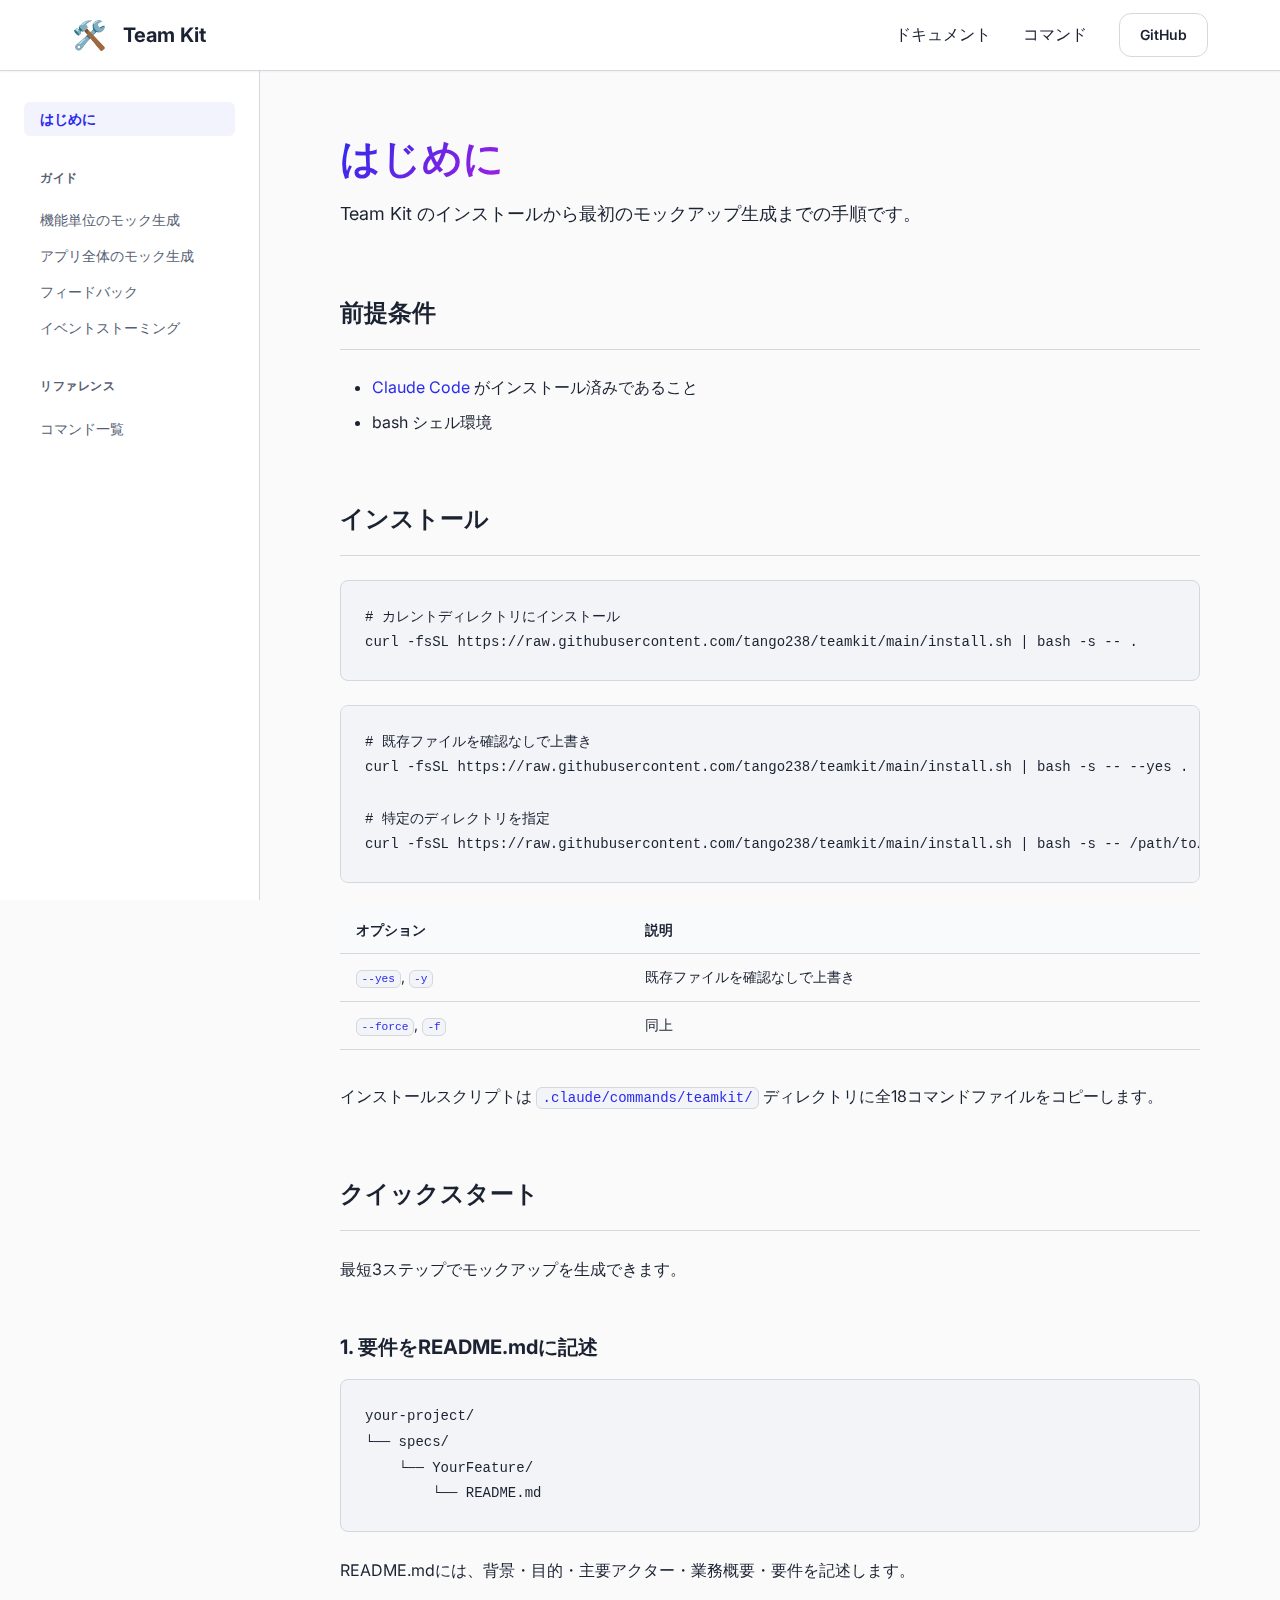
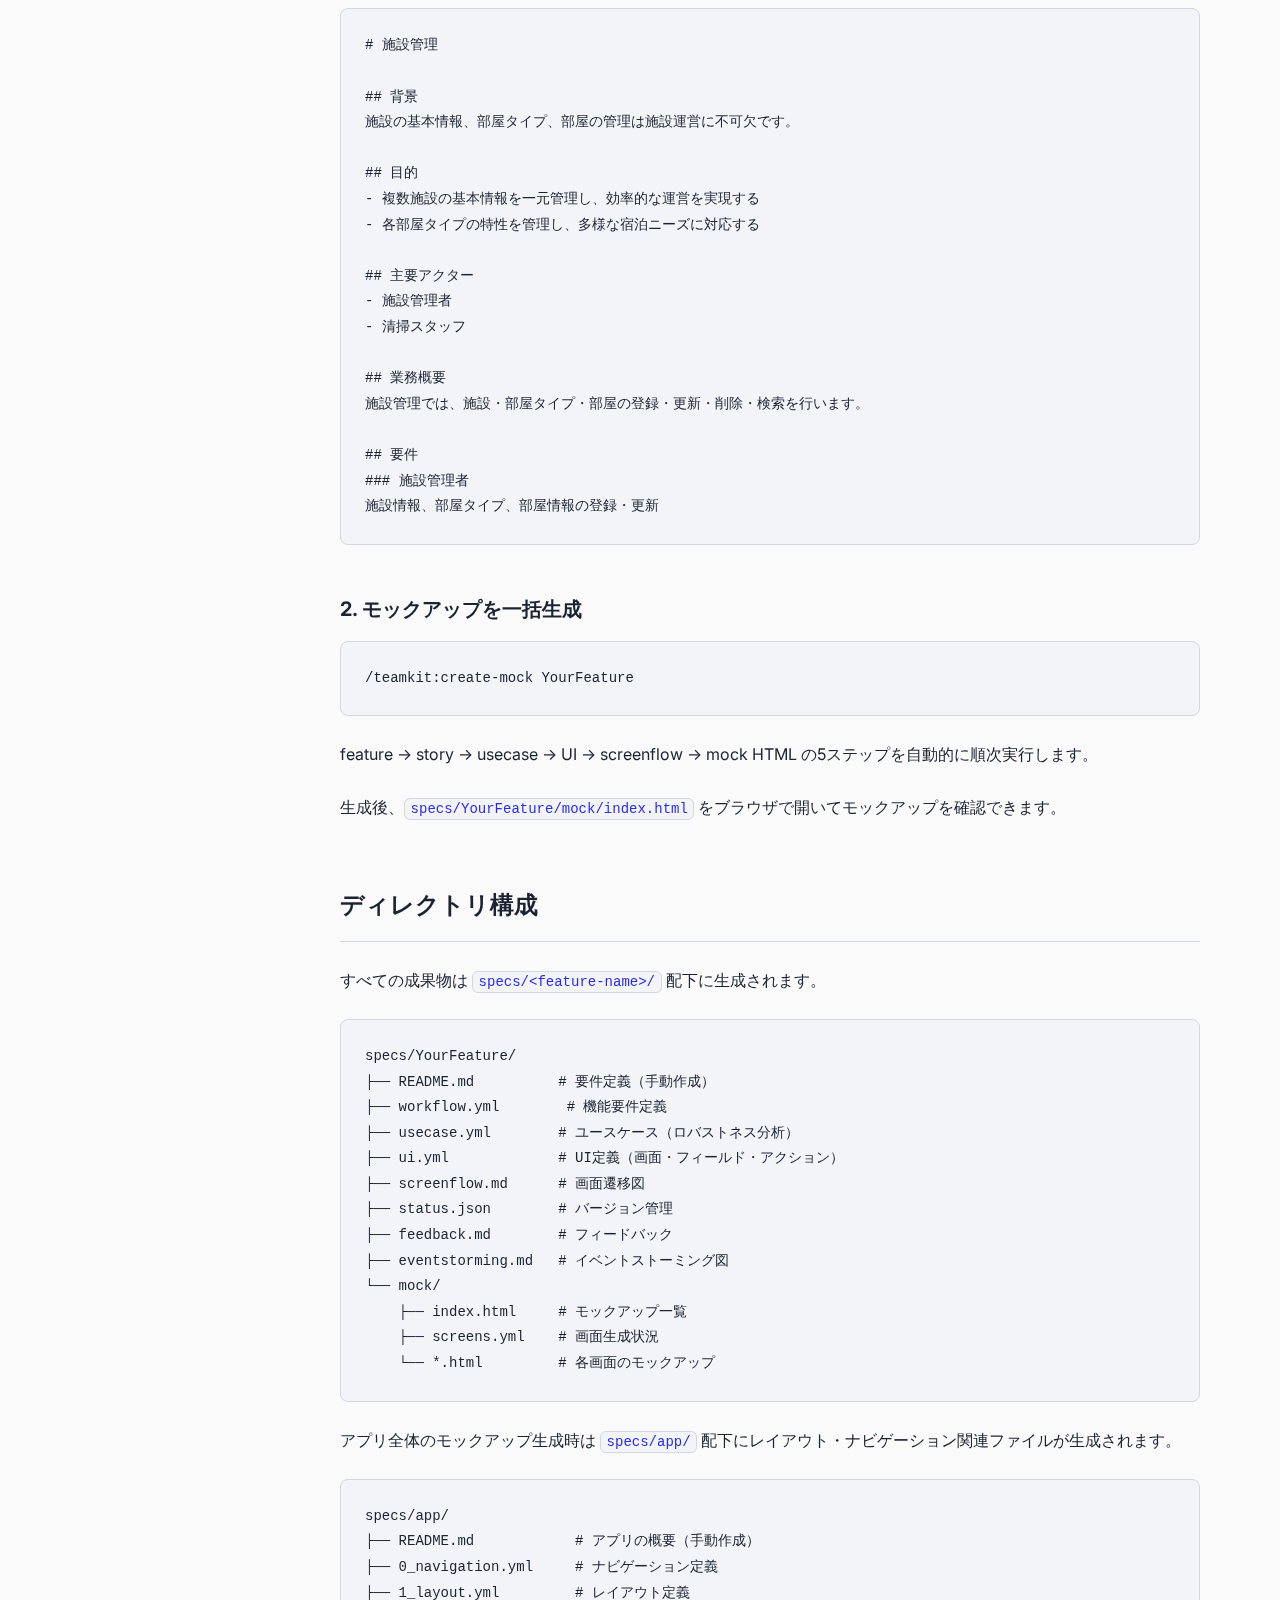
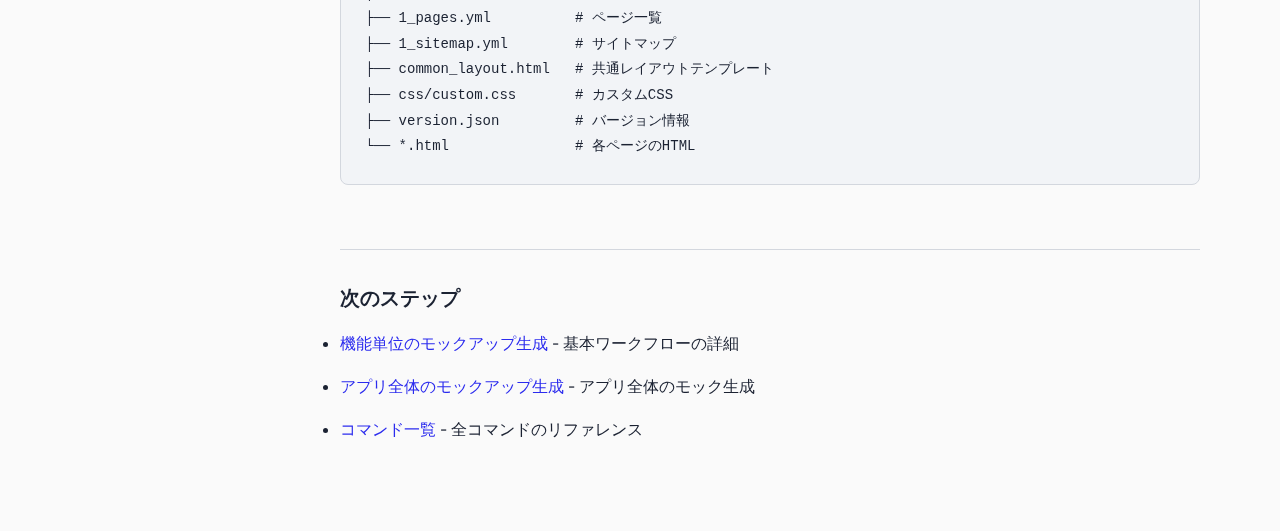
<file: docs/getting-started.html>
<!doctype html>
<html lang="ja">
    <head>
        <meta charset="UTF-8" />
        <meta name="viewport" content="width=device-width, initial-scale=1.0" />
        <title>はじめに - Team Kit</title>
        <link rel="stylesheet" href="style.css" />
        <link rel="stylesheet" href="doc-style.css" />
        <link rel="preconnect" href="https://fonts.googleapis.com" />
        <link rel="preconnect" href="https://fonts.gstatic.com" crossorigin />
        <link
            href="https://fonts.googleapis.com/css2?family=Inter:wght@300;400;500;600;700;800&display=swap"
            rel="stylesheet"
        />
    </head>

    <body>
        <nav class="navbar">
            <div class="container">
                <div class="nav-content">
                    <a href="index.html" class="logo">
                        <span class="logo-icon">🛠️</span>
                        <span class="logo-text">Team Kit</span>
                    </a>
                    <div class="nav-links">
                        <a href="index.html#docs" class="nav-link">ドキュメント</a>
                        <a href="commands.html" class="nav-link">コマンド</a>
                        <a href="https://github.com/tango238/teamkit" class="btn btn-secondary" target="_blank"
                            >GitHub</a
                        >
                    </div>
                </div>
            </div>
        </nav>

        <div class="doc-layout">
            <aside class="doc-sidebar">
                <div class="sidebar-section">
                    <div class="sidebar-links">
                        <a href="getting-started.html" class="sidebar-link active">はじめに</a>
                    </div>
                </div>
                <div class="sidebar-section">
                    <div class="sidebar-title">ガイド</div>
                    <div class="sidebar-links">
                        <a href="guides/feature-mockup.html" class="sidebar-link">機能単位のモック生成</a>
                        <a href="guides/app-mockup.html" class="sidebar-link">アプリ全体のモック生成</a>
                        <a href="guides/feedback-and-check.html" class="sidebar-link">フィードバック</a>
                        <a href="guides/event-storming.html" class="sidebar-link">イベントストーミング</a>
                    </div>
                </div>
                <div class="sidebar-section">
                    <div class="sidebar-title">リファレンス</div>
                    <div class="sidebar-links">
                        <a href="commands.html" class="sidebar-link">コマンド一覧</a>
                    </div>
                </div>
            </aside>

            <main class="doc-main">
                <div class="doc-content">
                    <h1><span class="gradient-text">はじめに</span></h1>
                    <p class="doc-lead">Team Kit のインストールから最初のモックアップ生成までの手順です。</p>

                    <h2>前提条件</h2>
                    <ul>
                        <li>
                            <a href="https://docs.anthropic.com/en/docs/claude-code" style="color: var(--color-primary)"
                                >Claude Code</a
                            >
                            がインストール済みであること
                        </li>
                        <li>bash シェル環境</li>
                    </ul>

                    <h2>インストール</h2>
                    <pre><code># カレントディレクトリにインストール
curl -fsSL https://raw.githubusercontent.com/tango238/teamkit/main/install.sh | bash -s -- .</code></pre>
                    <pre><code># 既存ファイルを確認なしで上書き
curl -fsSL https://raw.githubusercontent.com/tango238/teamkit/main/install.sh | bash -s -- --yes .

# 特定のディレクトリを指定
curl -fsSL https://raw.githubusercontent.com/tango238/teamkit/main/install.sh | bash -s -- /path/to/project</code></pre>

                    <table class="doc-table">
                        <thead>
                            <tr>
                                <th>オプション</th>
                                <th>説明</th>
                            </tr>
                        </thead>
                        <tbody>
                            <tr>
                                <td><code>--yes</code>, <code>-y</code></td>
                                <td>既存ファイルを確認なしで上書き</td>
                            </tr>
                            <tr>
                                <td><code>--force</code>, <code>-f</code></td>
                                <td>同上</td>
                            </tr>
                        </tbody>
                    </table>
                    <p>
                        インストールスクリプトは
                        <code>.claude/commands/teamkit/</code>
                        ディレクトリに全18コマンドファイルをコピーします。
                    </p>

                    <h2>クイックスタート</h2>
                    <p>最短3ステップでモックアップを生成できます。</p>

                    <h3>1. 要件をREADME.mdに記述</h3>
                    <pre><code>your-project/
└── specs/
    └── YourFeature/
        └── README.md</code></pre>
                    <p>README.mdには、背景・目的・主要アクター・業務概要・要件を記述します。</p>
                    <pre><code># 施設管理

## 背景
施設の基本情報、部屋タイプ、部屋の管理は施設運営に不可欠です。

## 目的
- 複数施設の基本情報を一元管理し、効率的な運営を実現する
- 各部屋タイプの特性を管理し、多様な宿泊ニーズに対応する

## 主要アクター
- 施設管理者
- 清掃スタッフ

## 業務概要
施設管理では、施設・部屋タイプ・部屋の登録・更新・削除・検索を行います。

## 要件
### 施設管理者
施設情報、部屋タイプ、部屋情報の登録・更新</code></pre>

                    <h3>2. モックアップを一括生成</h3>
                    <pre><code>/teamkit:create-mock YourFeature</code></pre>
                    <p>feature → story → usecase → UI → screenflow → mock HTML の5ステップを自動的に順次実行します。</p>
                    <p>
                        生成後、<code>specs/YourFeature/mock/index.html</code>
                        をブラウザで開いてモックアップを確認できます。
                    </p>

                    <h2>ディレクトリ構成</h2>
                    <p>
                        すべての成果物は
                        <code>specs/&lt;feature-name&gt;/</code>
                        配下に生成されます。
                    </p>
                    <pre><code>specs/YourFeature/
├── README.md          # 要件定義（手動作成）
├── workflow.yml        # 機能要件定義
├── usecase.yml        # ユースケース（ロバストネス分析）
├── ui.yml             # UI定義（画面・フィールド・アクション）
├── screenflow.md      # 画面遷移図
├── status.json        # バージョン管理
├── feedback.md        # フィードバック
├── eventstorming.md   # イベントストーミング図
└── mock/
    ├── index.html     # モックアップ一覧
    ├── screens.yml    # 画面生成状況
    └── *.html         # 各画面のモックアップ</code></pre>

                    <p>
                        アプリ全体のモックアップ生成時は
                        <code>specs/app/</code>
                        配下にレイアウト・ナビゲーション関連ファイルが生成されます。
                    </p>
                    <pre><code>specs/app/
├── README.md            # アプリの概要（手動作成）
├── 0_navigation.yml     # ナビゲーション定義
├── 1_layout.yml         # レイアウト定義
├── 1_pages.yml          # ページ一覧
├── 1_sitemap.yml        # サイトマップ
├── common_layout.html   # 共通レイアウトテンプレート
├── css/custom.css       # カスタムCSS
├── version.json         # バージョン情報
└── *.html               # 各ページのHTML</code></pre>

                    <div class="related-links">
                        <h3>次のステップ</h3>
                        <ul>
                            <li>
                                <a href="guides/feature-mockup.html">機能単位のモックアップ生成</a>
                                - 基本ワークフローの詳細
                            </li>
                            <li>
                                <a href="guides/app-mockup.html">アプリ全体のモックアップ生成</a>
                                - アプリ全体のモック生成
                            </li>
                            <li><a href="commands.html">コマンド一覧</a> - 全コマンドのリファレンス</li>
                        </ul>
                    </div>
                </div>
            </main>
        </div>
    </body>
</html>
</file>
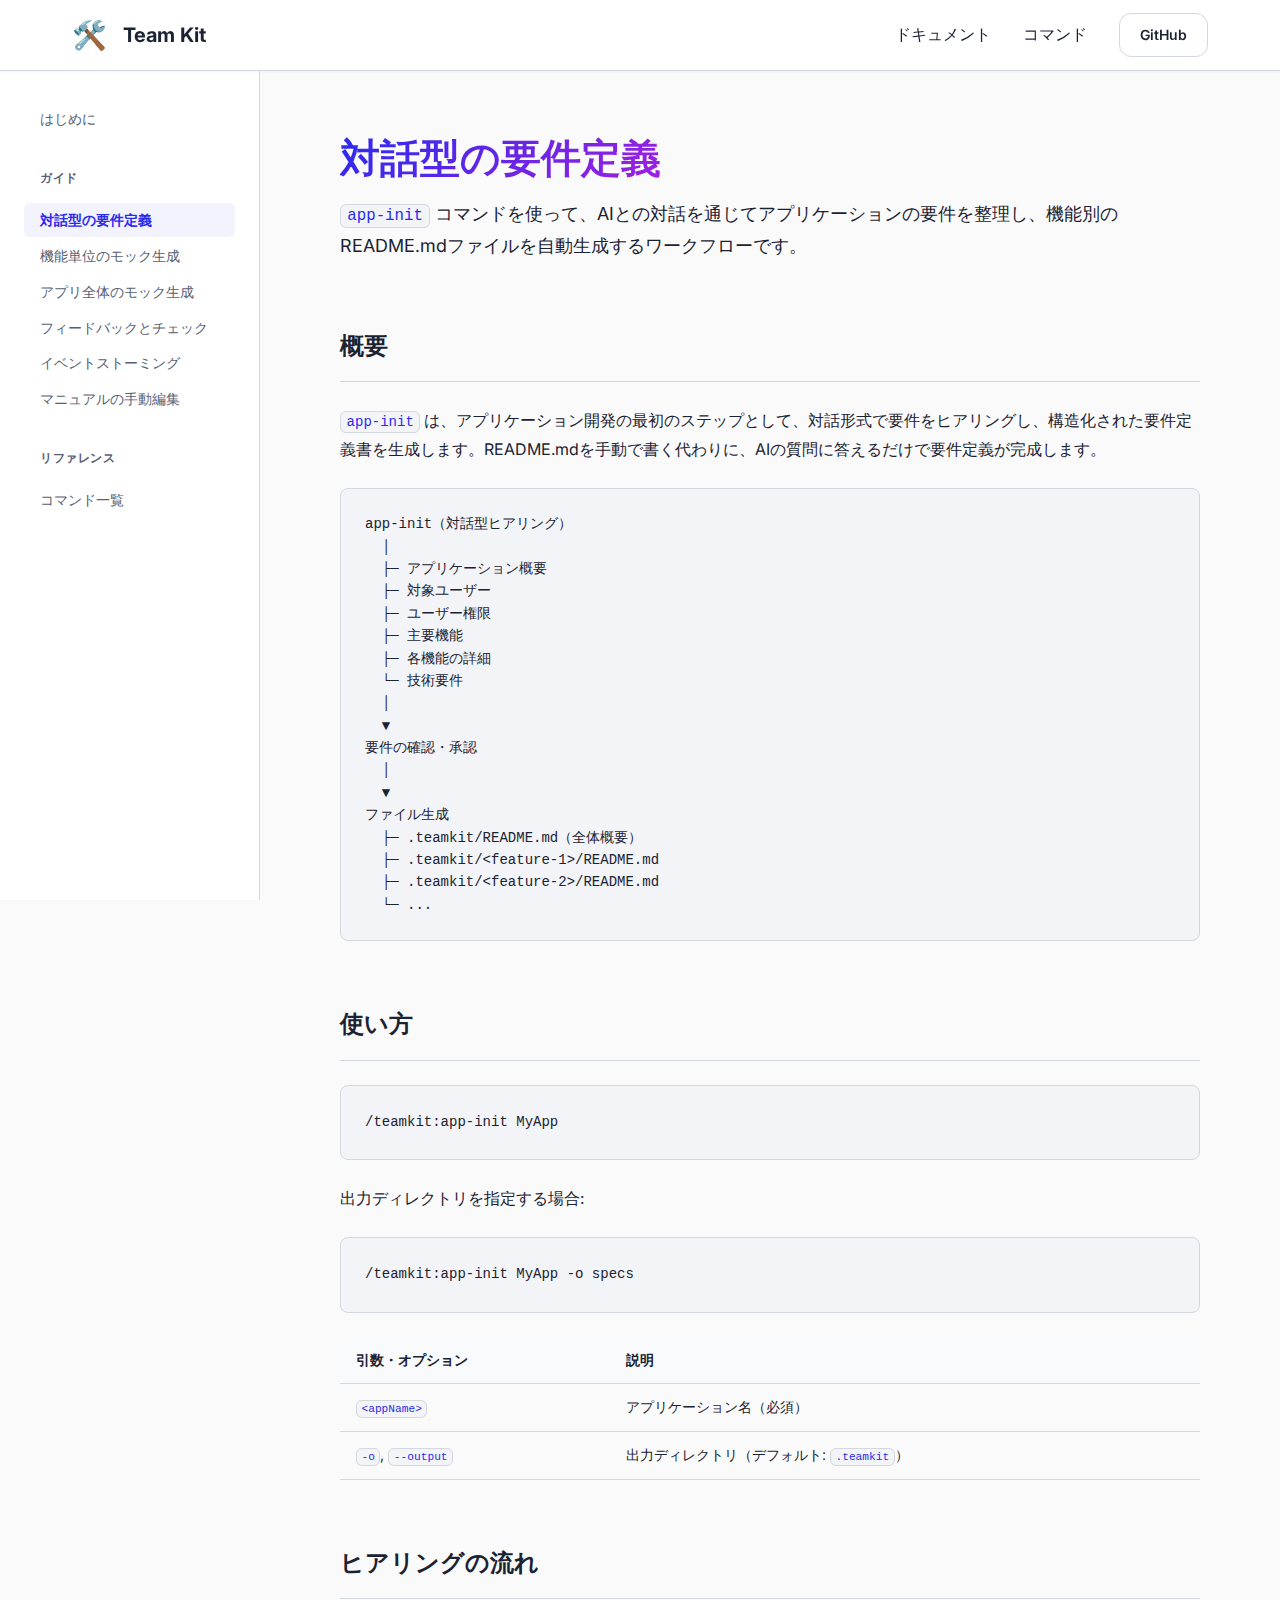
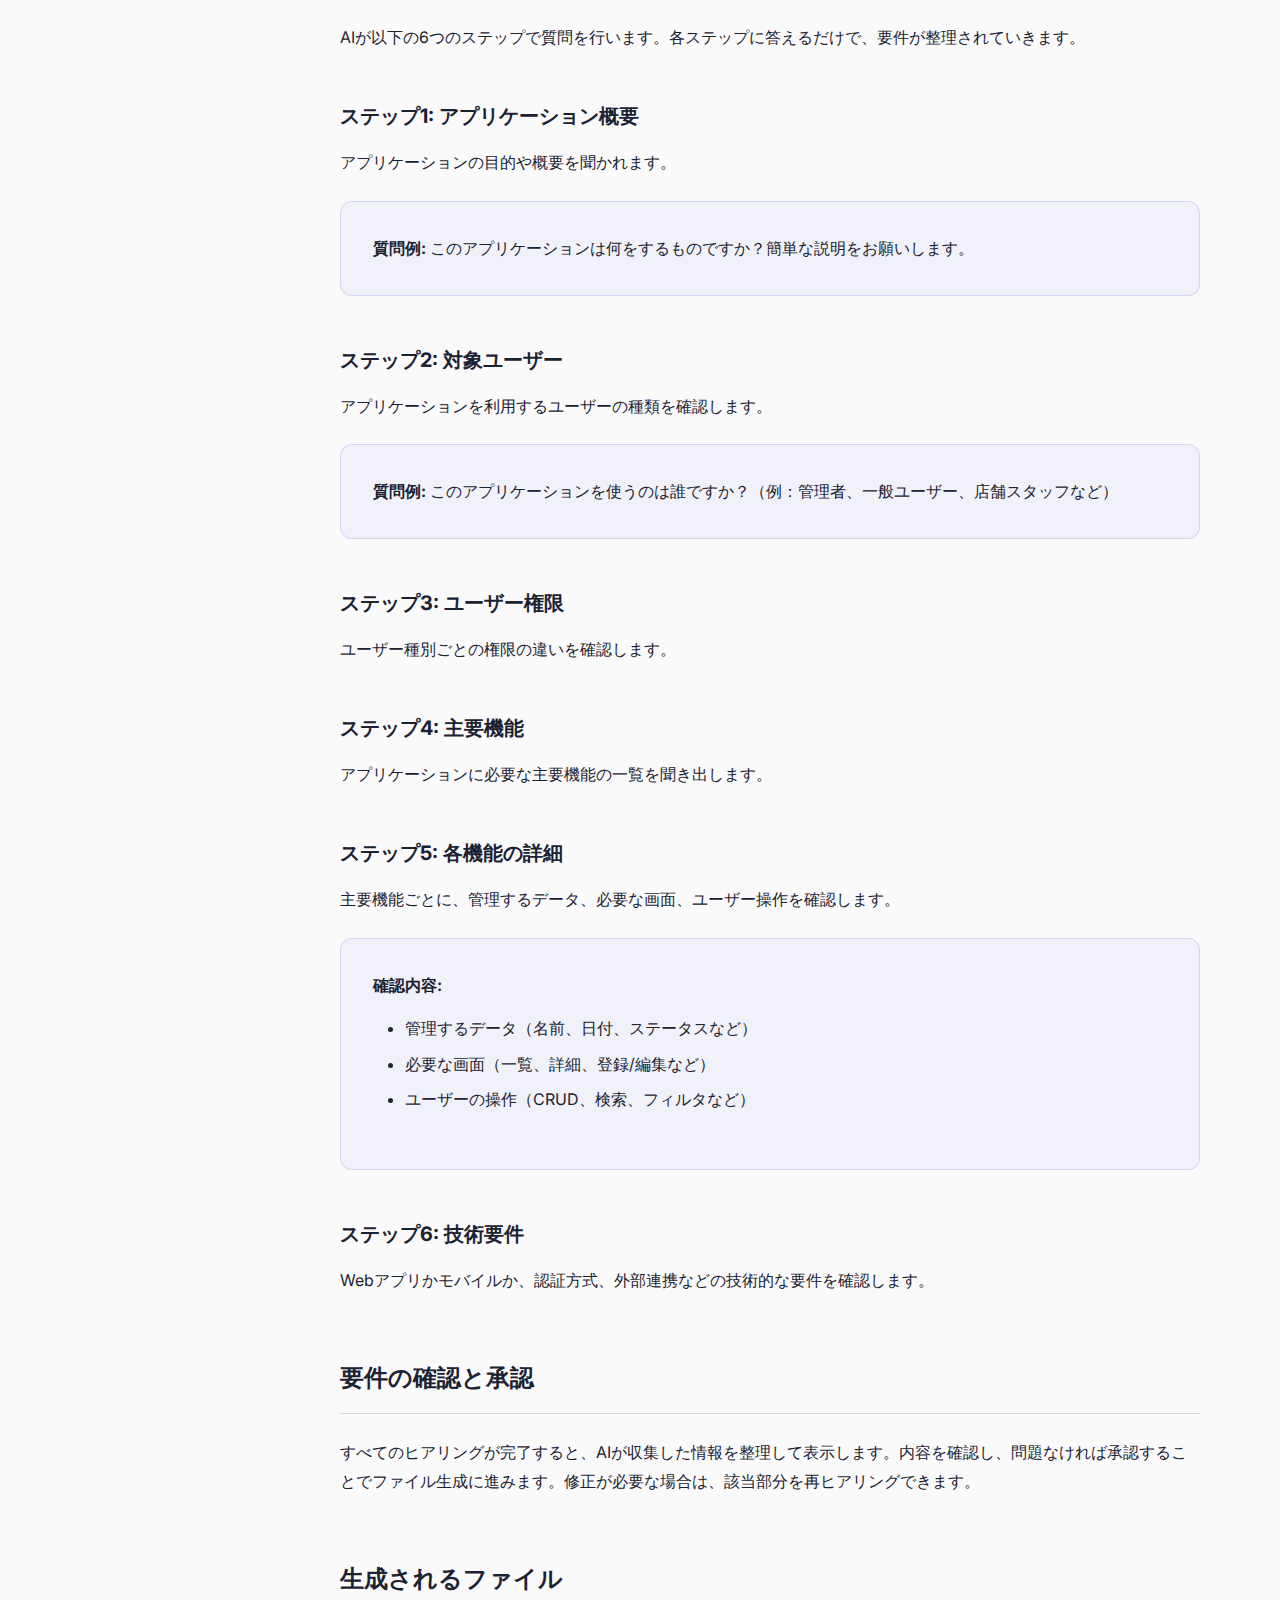
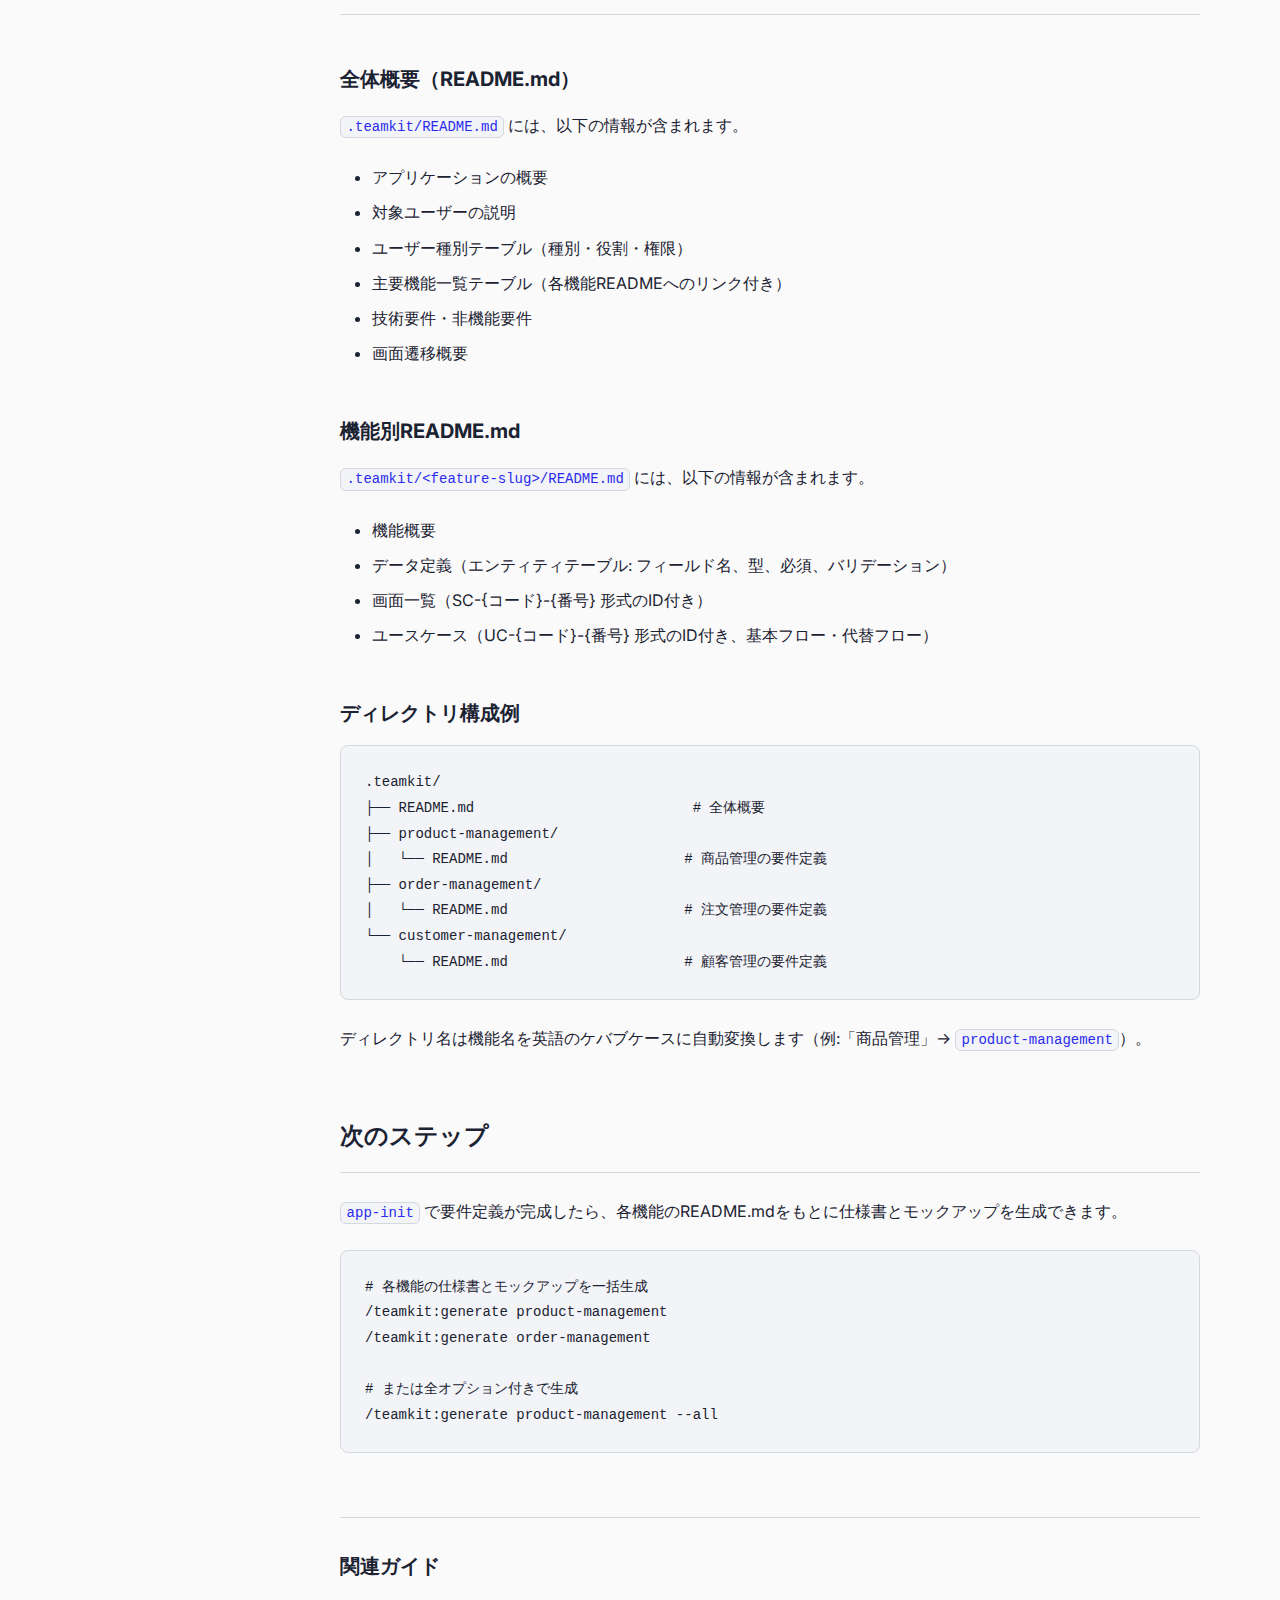
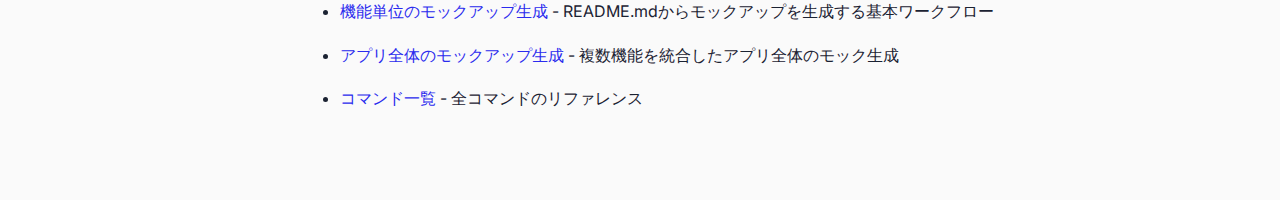
<file: docs/guides/app-init.html>
<!doctype html>
<html lang="ja">
    <head>
        <meta charset="UTF-8" />
        <meta name="viewport" content="width=device-width, initial-scale=1.0" />
        <title>対話型の要件定義 - Team Kit</title>
        <link rel="stylesheet" href="../style.css" />
        <link rel="stylesheet" href="../doc-style.css" />
        <link rel="preconnect" href="https://fonts.googleapis.com" />
        <link rel="preconnect" href="https://fonts.gstatic.com" crossorigin />
        <link
            href="https://fonts.googleapis.com/css2?family=Inter:wght@300;400;500;600;700;800&display=swap"
            rel="stylesheet"
        />
    </head>

    <body>
        <nav class="navbar">
            <div class="container">
                <div class="nav-content">
                    <a href="../index.html" class="logo">
                        <span class="logo-icon">🛠️</span>
                        <span class="logo-text">Team Kit</span>
                    </a>
                    <div class="nav-links">
                        <a href="../index.html#docs" class="nav-link">ドキュメント</a>
                        <a href="../commands.html" class="nav-link">コマンド</a>
                        <a href="https://github.com/tango238/teamkit" class="btn btn-secondary" target="_blank"
                            >GitHub</a
                        >
                    </div>
                </div>
            </div>
        </nav>

        <div class="doc-layout">
            <aside class="doc-sidebar">
                <div class="sidebar-section">
                    <div class="sidebar-links">
                        <a href="../getting-started.html" class="sidebar-link">はじめに</a>
                    </div>
                </div>
                <div class="sidebar-section">
                    <div class="sidebar-title">ガイド</div>
                    <div class="sidebar-links">
                        <a href="app-init.html" class="sidebar-link active">対話型の要件定義</a>
                        <a href="feature-mockup.html" class="sidebar-link">機能単位のモック生成</a>
                        <a href="app-mockup.html" class="sidebar-link">アプリ全体のモック生成</a>
                        <a href="feedback-and-check.html" class="sidebar-link">フィードバックとチェック</a>
                        <a href="event-storming.html" class="sidebar-link">イベントストーミング</a>
                        <a href="manual-editing.html" class="sidebar-link">マニュアルの手動編集</a>
                    </div>
                </div>
                <div class="sidebar-section">
                    <div class="sidebar-title">リファレンス</div>
                    <div class="sidebar-links">
                        <a href="../commands.html" class="sidebar-link">コマンド一覧</a>
                    </div>
                </div>
            </aside>

            <main class="doc-main">
                <div class="doc-content">
                    <h1>
                        <span class="gradient-text">対話型の要件定義</span>
                    </h1>
                    <p class="doc-lead">
                        <code>app-init</code> コマンドを使って、AIとの対話を通じてアプリケーションの要件を整理し、機能別のREADME.mdファイルを自動生成するワークフローです。
                    </p>

                    <h2>概要</h2>
                    <p>
                        <code>app-init</code> は、アプリケーション開発の最初のステップとして、対話形式で要件をヒアリングし、構造化された要件定義書を生成します。README.mdを手動で書く代わりに、AIの質問に答えるだけで要件定義が完成します。
                    </p>
                    <pre class="flow-diagram">app-init（対話型ヒアリング）
  │
  ├─ アプリケーション概要
  ├─ 対象ユーザー
  ├─ ユーザー権限
  ├─ 主要機能
  ├─ 各機能の詳細
  └─ 技術要件
  │
  ▼
要件の確認・承認
  │
  ▼
ファイル生成
  ├─ .teamkit/README.md（全体概要）
  ├─ .teamkit/&lt;feature-1&gt;/README.md
  ├─ .teamkit/&lt;feature-2&gt;/README.md
  └─ ...</pre>

                    <h2>使い方</h2>
                    <pre><code>/teamkit:app-init MyApp</code></pre>
                    <p>出力ディレクトリを指定する場合:</p>
                    <pre><code>/teamkit:app-init MyApp -o specs</code></pre>
                    <table class="doc-table">
                        <thead>
                            <tr>
                                <th>引数・オプション</th>
                                <th>説明</th>
                            </tr>
                        </thead>
                        <tbody>
                            <tr>
                                <td><code>&lt;appName&gt;</code></td>
                                <td>アプリケーション名（必須）</td>
                            </tr>
                            <tr>
                                <td><code>-o</code>, <code>--output</code></td>
                                <td>出力ディレクトリ（デフォルト: <code>.teamkit</code>）</td>
                            </tr>
                        </tbody>
                    </table>

                    <h2>ヒアリングの流れ</h2>
                    <p>AIが以下の6つのステップで質問を行います。各ステップに答えるだけで、要件が整理されていきます。</p>

                    <h3>ステップ1: アプリケーション概要</h3>
                    <p>アプリケーションの目的や概要を聞かれます。</p>
                    <div class="info-box">
                        <p><strong>質問例:</strong> このアプリケーションは何をするものですか？簡単な説明をお願いします。</p>
                    </div>

                    <h3>ステップ2: 対象ユーザー</h3>
                    <p>アプリケーションを利用するユーザーの種類を確認します。</p>
                    <div class="info-box">
                        <p><strong>質問例:</strong> このアプリケーションを使うのは誰ですか？（例：管理者、一般ユーザー、店舗スタッフなど）</p>
                    </div>

                    <h3>ステップ3: ユーザー権限</h3>
                    <p>ユーザー種別ごとの権限の違いを確認します。</p>

                    <h3>ステップ4: 主要機能</h3>
                    <p>アプリケーションに必要な主要機能の一覧を聞き出します。</p>

                    <h3>ステップ5: 各機能の詳細</h3>
                    <p>主要機能ごとに、管理するデータ、必要な画面、ユーザー操作を確認します。</p>
                    <div class="info-box">
                        <p><strong>確認内容:</strong></p>
                        <ul>
                            <li>管理するデータ（名前、日付、ステータスなど）</li>
                            <li>必要な画面（一覧、詳細、登録/編集など）</li>
                            <li>ユーザーの操作（CRUD、検索、フィルタなど）</li>
                        </ul>
                    </div>

                    <h3>ステップ6: 技術要件</h3>
                    <p>Webアプリかモバイルか、認証方式、外部連携などの技術的な要件を確認します。</p>

                    <h2>要件の確認と承認</h2>
                    <p>
                        すべてのヒアリングが完了すると、AIが収集した情報を整理して表示します。内容を確認し、問題なければ承認することでファイル生成に進みます。修正が必要な場合は、該当部分を再ヒアリングできます。
                    </p>

                    <h2>生成されるファイル</h2>

                    <h3>全体概要（README.md）</h3>
                    <p><code>.teamkit/README.md</code> には、以下の情報が含まれます。</p>
                    <ul>
                        <li>アプリケーションの概要</li>
                        <li>対象ユーザーの説明</li>
                        <li>ユーザー種別テーブル（種別・役割・権限）</li>
                        <li>主要機能一覧テーブル（各機能READMEへのリンク付き）</li>
                        <li>技術要件・非機能要件</li>
                        <li>画面遷移概要</li>
                    </ul>

                    <h3>機能別README.md</h3>
                    <p><code>.teamkit/&lt;feature-slug&gt;/README.md</code> には、以下の情報が含まれます。</p>
                    <ul>
                        <li>機能概要</li>
                        <li>データ定義（エンティティテーブル: フィールド名、型、必須、バリデーション）</li>
                        <li>画面一覧（SC-{コード}-{番号} 形式のID付き）</li>
                        <li>ユースケース（UC-{コード}-{番号} 形式のID付き、基本フロー・代替フロー）</li>
                    </ul>

                    <h3>ディレクトリ構成例</h3>
                    <pre><code>.teamkit/
├── README.md                          # 全体概要
├── product-management/
│   └── README.md                     # 商品管理の要件定義
├── order-management/
│   └── README.md                     # 注文管理の要件定義
└── customer-management/
    └── README.md                     # 顧客管理の要件定義</code></pre>
                    <p>
                        ディレクトリ名は機能名を英語のケバブケースに自動変換します（例:「商品管理」→ <code>product-management</code>）。
                    </p>

                    <h2>次のステップ</h2>
                    <p>
                        <code>app-init</code> で要件定義が完成したら、各機能のREADME.mdをもとに仕様書とモックアップを生成できます。
                    </p>
                    <pre><code># 各機能の仕様書とモックアップを一括生成
/teamkit:generate product-management
/teamkit:generate order-management

# または全オプション付きで生成
/teamkit:generate product-management --all</code></pre>

                    <div class="related-links">
                        <h3>関連ガイド</h3>
                        <ul>
                            <li>
                                <a href="feature-mockup.html">機能単位のモックアップ生成</a>
                                - README.mdからモックアップを生成する基本ワークフロー
                            </li>
                            <li>
                                <a href="app-mockup.html">アプリ全体のモックアップ生成</a>
                                - 複数機能を統合したアプリ全体のモック生成
                            </li>
                            <li><a href="../commands.html">コマンド一覧</a> - 全コマンドのリファレンス</li>
                        </ul>
                    </div>
                </div>
            </main>
        </div>
    </body>
</html>
</file>
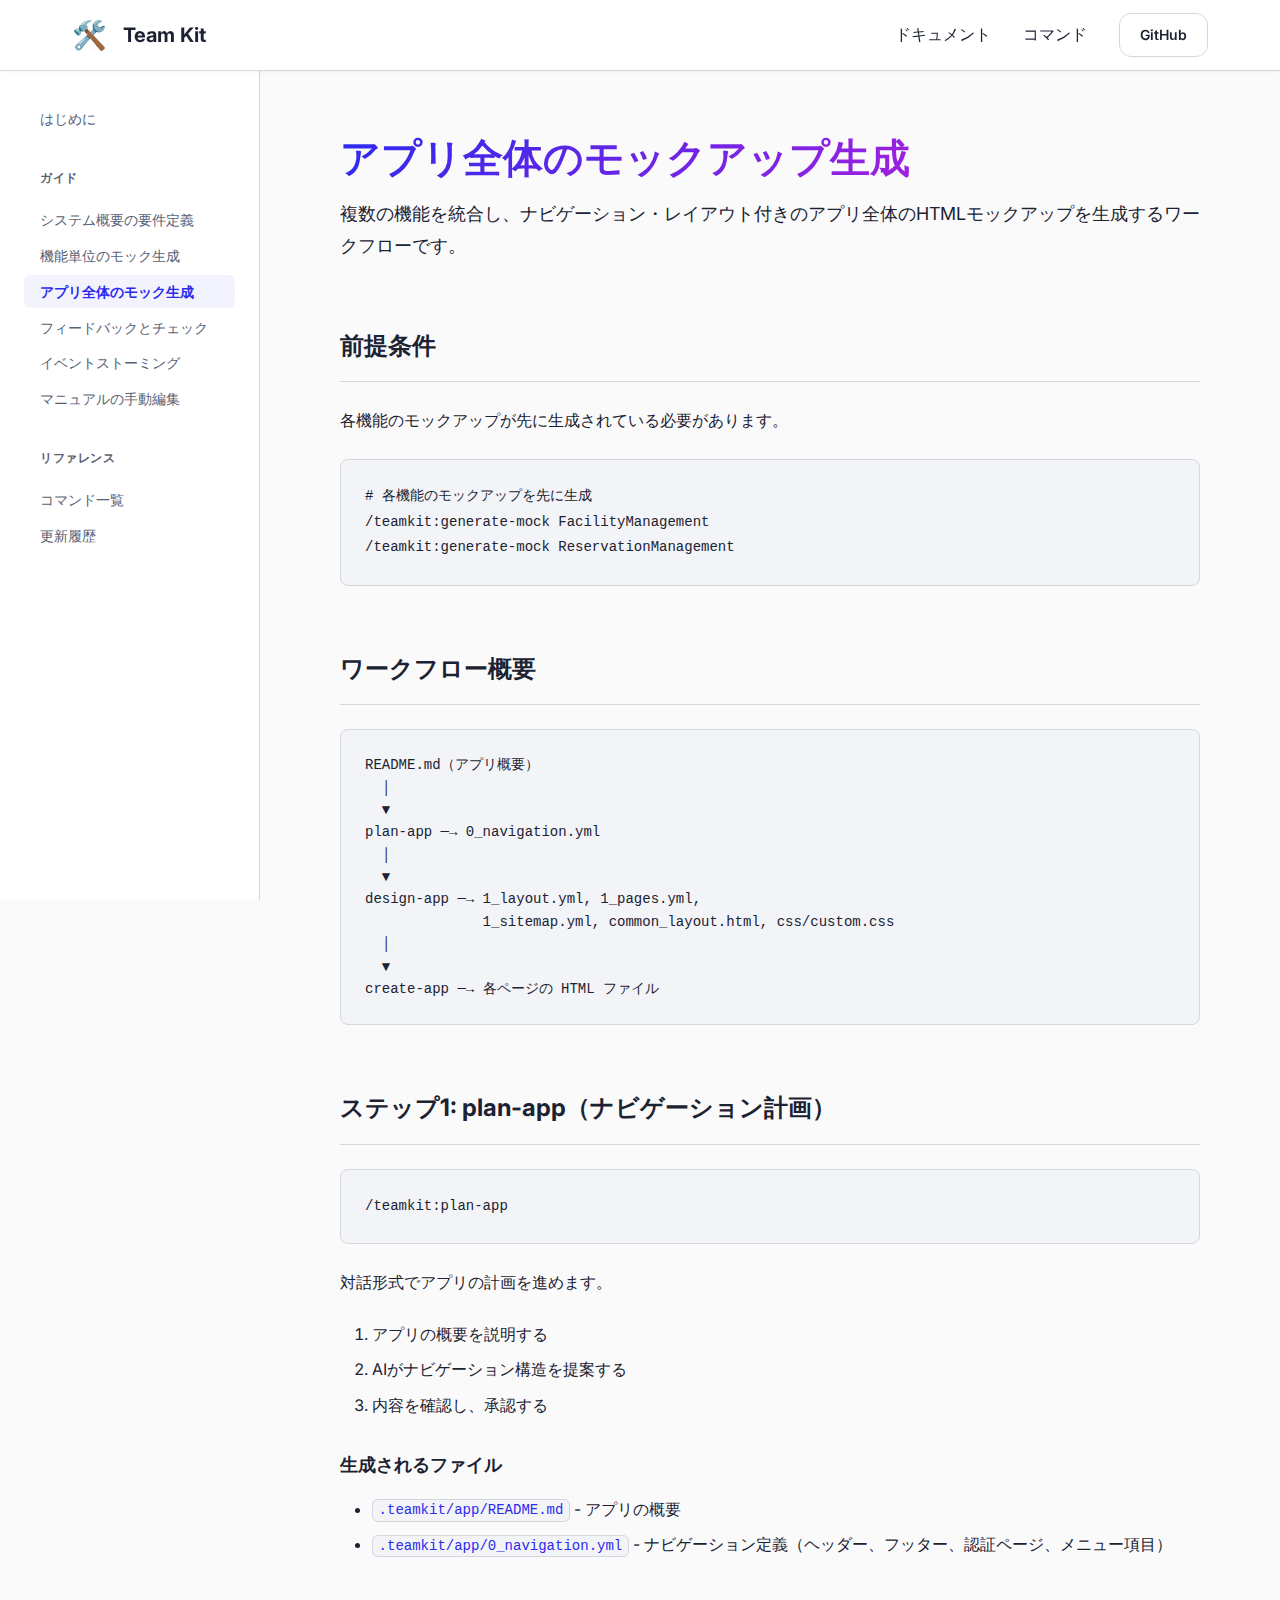
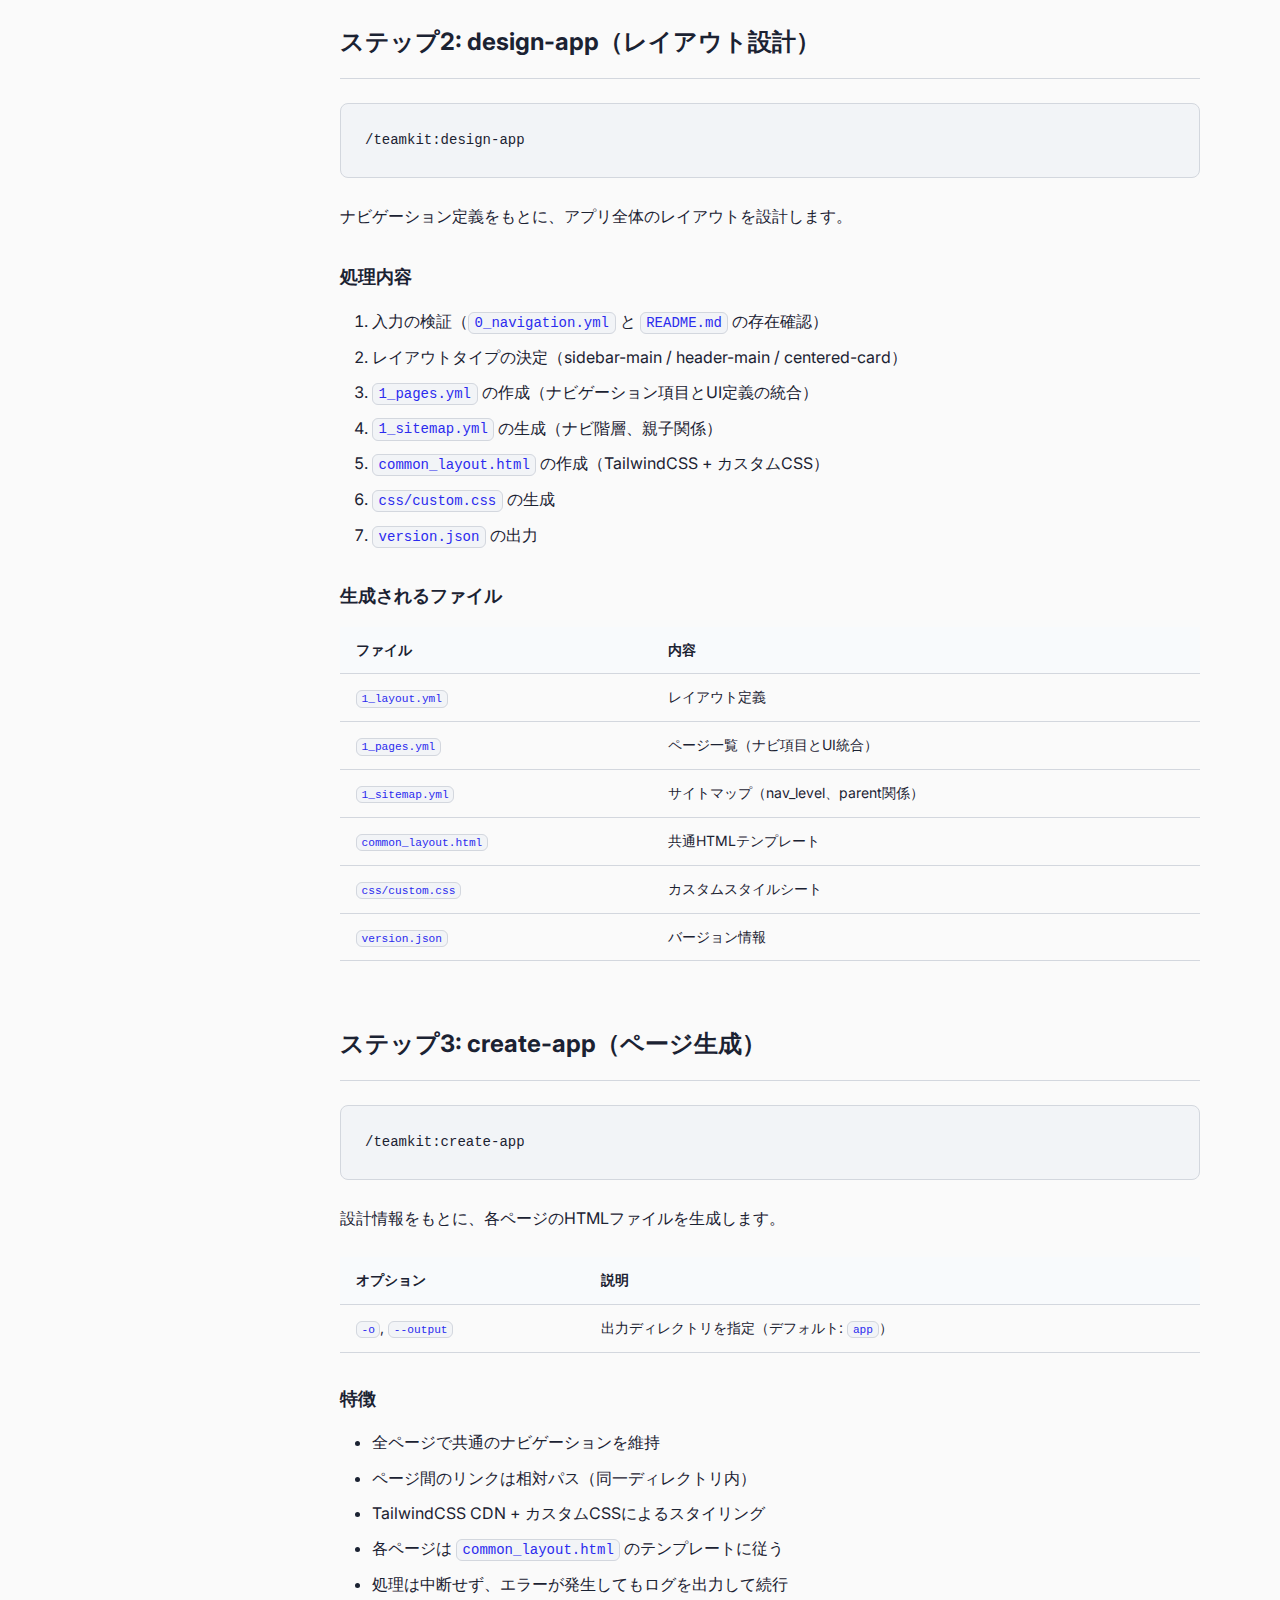
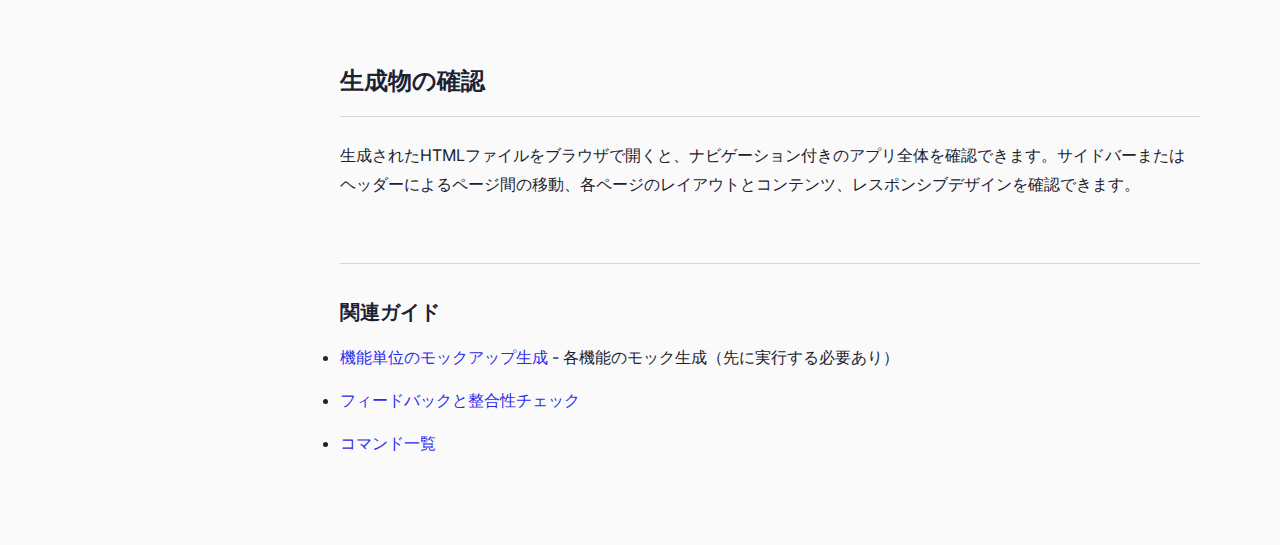
<file: docs/guides/app-mockup.html>
<!doctype html>
<html lang="ja">
    <head>
        <meta charset="UTF-8" />
        <meta name="viewport" content="width=device-width, initial-scale=1.0" />
        <title>アプリ全体のモックアップ生成 - Team Kit</title>
        <link rel="stylesheet" href="../style.css" />
        <link rel="stylesheet" href="../doc-style.css" />
        <link rel="preconnect" href="https://fonts.googleapis.com" />
        <link rel="preconnect" href="https://fonts.gstatic.com" crossorigin />
        <link
            href="https://fonts.googleapis.com/css2?family=Inter:wght@300;400;500;600;700;800&display=swap"
            rel="stylesheet"
        />
    </head>

    <body>
        <nav class="navbar">
            <div class="container">
                <div class="nav-content">
                    <a href="../index.html" class="logo">
                        <span class="logo-icon">🛠️</span>
                        <span class="logo-text">Team Kit</span>
                    </a>
                    <div class="nav-links">
                        <a href="../index.html#docs" class="nav-link">ドキュメント</a>
                        <a href="../commands.html" class="nav-link">コマンド</a>
                        <a href="https://github.com/tango238/teamkit" class="btn btn-secondary" target="_blank"
                            >GitHub</a
                        >
                    </div>
                </div>
            </div>
        </nav>

        <div class="doc-layout">
            <aside class="doc-sidebar">
                <div class="sidebar-section">
                    <div class="sidebar-links">
                        <a href="../getting-started.html" class="sidebar-link">はじめに</a>
                    </div>
                </div>
                <div class="sidebar-section">
                    <div class="sidebar-title">ガイド</div>
                    <div class="sidebar-links">
                        <a href="app-init.html" class="sidebar-link">システム概要の要件定義</a>
                        <a href="feature-mockup.html" class="sidebar-link">機能単位のモック生成</a>
                        <a href="app-mockup.html" class="sidebar-link active">アプリ全体のモック生成</a>
                        <a href="feedback-and-check.html" class="sidebar-link">フィードバックとチェック</a>
                        <a href="event-storming.html" class="sidebar-link">イベントストーミング</a>
                        <a href="manual-editing.html" class="sidebar-link">マニュアルの手動編集</a>
                    </div>
                </div>
                <div class="sidebar-section">
                    <div class="sidebar-title">リファレンス</div>
                    <div class="sidebar-links">
                        <a href="../commands.html" class="sidebar-link">コマンド一覧</a>
                        <a href="../changelog.html" class="sidebar-link">更新履歴</a>
                    </div>
                </div>
            </aside>

            <main class="doc-main">
                <div class="doc-content">
                    <h1>
                        <span class="gradient-text">アプリ全体のモックアップ生成</span>
                    </h1>
                    <p class="doc-lead">
                        複数の機能を統合し、ナビゲーション・レイアウト付きのアプリ全体のHTMLモックアップを生成するワークフローです。
                    </p>

                    <h2>前提条件</h2>
                    <p>各機能のモックアップが先に生成されている必要があります。</p>
                    <pre><code># 各機能のモックアップを先に生成
/teamkit:generate-mock FacilityManagement
/teamkit:generate-mock ReservationManagement</code></pre>

                    <h2>ワークフロー概要</h2>
                    <pre class="flow-diagram">README.md（アプリ概要）
  │
  ▼
plan-app ─→ 0_navigation.yml
  │
  ▼
design-app ─→ 1_layout.yml, 1_pages.yml,
              1_sitemap.yml, common_layout.html, css/custom.css
  │
  ▼
create-app ─→ 各ページの HTML ファイル</pre>

                    <h2>ステップ1: plan-app（ナビゲーション計画）</h2>
                    <pre><code>/teamkit:plan-app</code></pre>
                    <p>対話形式でアプリの計画を進めます。</p>
                    <ol>
                        <li>アプリの概要を説明する</li>
                        <li>AIがナビゲーション構造を提案する</li>
                        <li>内容を確認し、承認する</li>
                    </ol>
                    <h4>生成されるファイル</h4>
                    <ul>
                        <li><code>.teamkit/app/README.md</code> - アプリの概要</li>
                        <li>
                            <code>.teamkit/app/0_navigation.yml</code> -
                            ナビゲーション定義（ヘッダー、フッター、認証ページ、メニュー項目）
                        </li>
                    </ul>

                    <h2>ステップ2: design-app（レイアウト設計）</h2>
                    <pre><code>/teamkit:design-app</code></pre>
                    <p>ナビゲーション定義をもとに、アプリ全体のレイアウトを設計します。</p>
                    <h4>処理内容</h4>
                    <ol>
                        <li>入力の検証（<code>0_navigation.yml</code> と <code>README.md</code> の存在確認）</li>
                        <li>レイアウトタイプの決定（sidebar-main / header-main / centered-card）</li>
                        <li>
                            <code>1_pages.yml</code>
                            の作成（ナビゲーション項目とUI定義の統合）
                        </li>
                        <li>
                            <code>1_sitemap.yml</code>
                            の生成（ナビ階層、親子関係）
                        </li>
                        <li><code>common_layout.html</code> の作成（TailwindCSS + カスタムCSS）</li>
                        <li><code>css/custom.css</code> の生成</li>
                        <li><code>version.json</code> の出力</li>
                    </ol>

                    <h4>生成されるファイル</h4>
                    <table class="doc-table">
                        <thead>
                            <tr>
                                <th>ファイル</th>
                                <th>内容</th>
                            </tr>
                        </thead>
                        <tbody>
                            <tr>
                                <td><code>1_layout.yml</code></td>
                                <td>レイアウト定義</td>
                            </tr>
                            <tr>
                                <td><code>1_pages.yml</code></td>
                                <td>ページ一覧（ナビ項目とUI統合）</td>
                            </tr>
                            <tr>
                                <td><code>1_sitemap.yml</code></td>
                                <td>サイトマップ（nav_level、parent関係）</td>
                            </tr>
                            <tr>
                                <td><code>common_layout.html</code></td>
                                <td>共通HTMLテンプレート</td>
                            </tr>
                            <tr>
                                <td><code>css/custom.css</code></td>
                                <td>カスタムスタイルシート</td>
                            </tr>
                            <tr>
                                <td><code>version.json</code></td>
                                <td>バージョン情報</td>
                            </tr>
                        </tbody>
                    </table>

                    <h2>ステップ3: create-app（ページ生成）</h2>
                    <pre><code>/teamkit:create-app</code></pre>
                    <p>設計情報をもとに、各ページのHTMLファイルを生成します。</p>
                    <table class="doc-table">
                        <thead>
                            <tr>
                                <th>オプション</th>
                                <th>説明</th>
                            </tr>
                        </thead>
                        <tbody>
                            <tr>
                                <td><code>-o</code>, <code>--output</code></td>
                                <td>
                                    出力ディレクトリを指定（デフォルト:
                                    <code>app</code>）
                                </td>
                            </tr>
                        </tbody>
                    </table>
                    <h4>特徴</h4>
                    <ul>
                        <li>全ページで共通のナビゲーションを維持</li>
                        <li>ページ間のリンクは相対パス（同一ディレクトリ内）</li>
                        <li>TailwindCSS CDN + カスタムCSSによるスタイリング</li>
                        <li>
                            各ページは
                            <code>common_layout.html</code> のテンプレートに従う
                        </li>
                        <li>処理は中断せず、エラーが発生してもログを出力して続行</li>
                    </ul>

                    <h2>生成物の確認</h2>
                    <p>
                        生成されたHTMLファイルをブラウザで開くと、ナビゲーション付きのアプリ全体を確認できます。サイドバーまたはヘッダーによるページ間の移動、各ページのレイアウトとコンテンツ、レスポンシブデザインを確認できます。
                    </p>

                    <div class="related-links">
                        <h3>関連ガイド</h3>
                        <ul>
                            <li>
                                <a href="feature-mockup.html">機能単位のモックアップ生成</a>
                                - 各機能のモック生成（先に実行する必要あり）
                            </li>
                            <li>
                                <a href="feedback-and-check.html">フィードバックと整合性チェック</a>
                            </li>
                            <li><a href="../commands.html">コマンド一覧</a></li>
                        </ul>
                    </div>
                </div>
            </main>
        </div>
    </body>
</html>
</file>
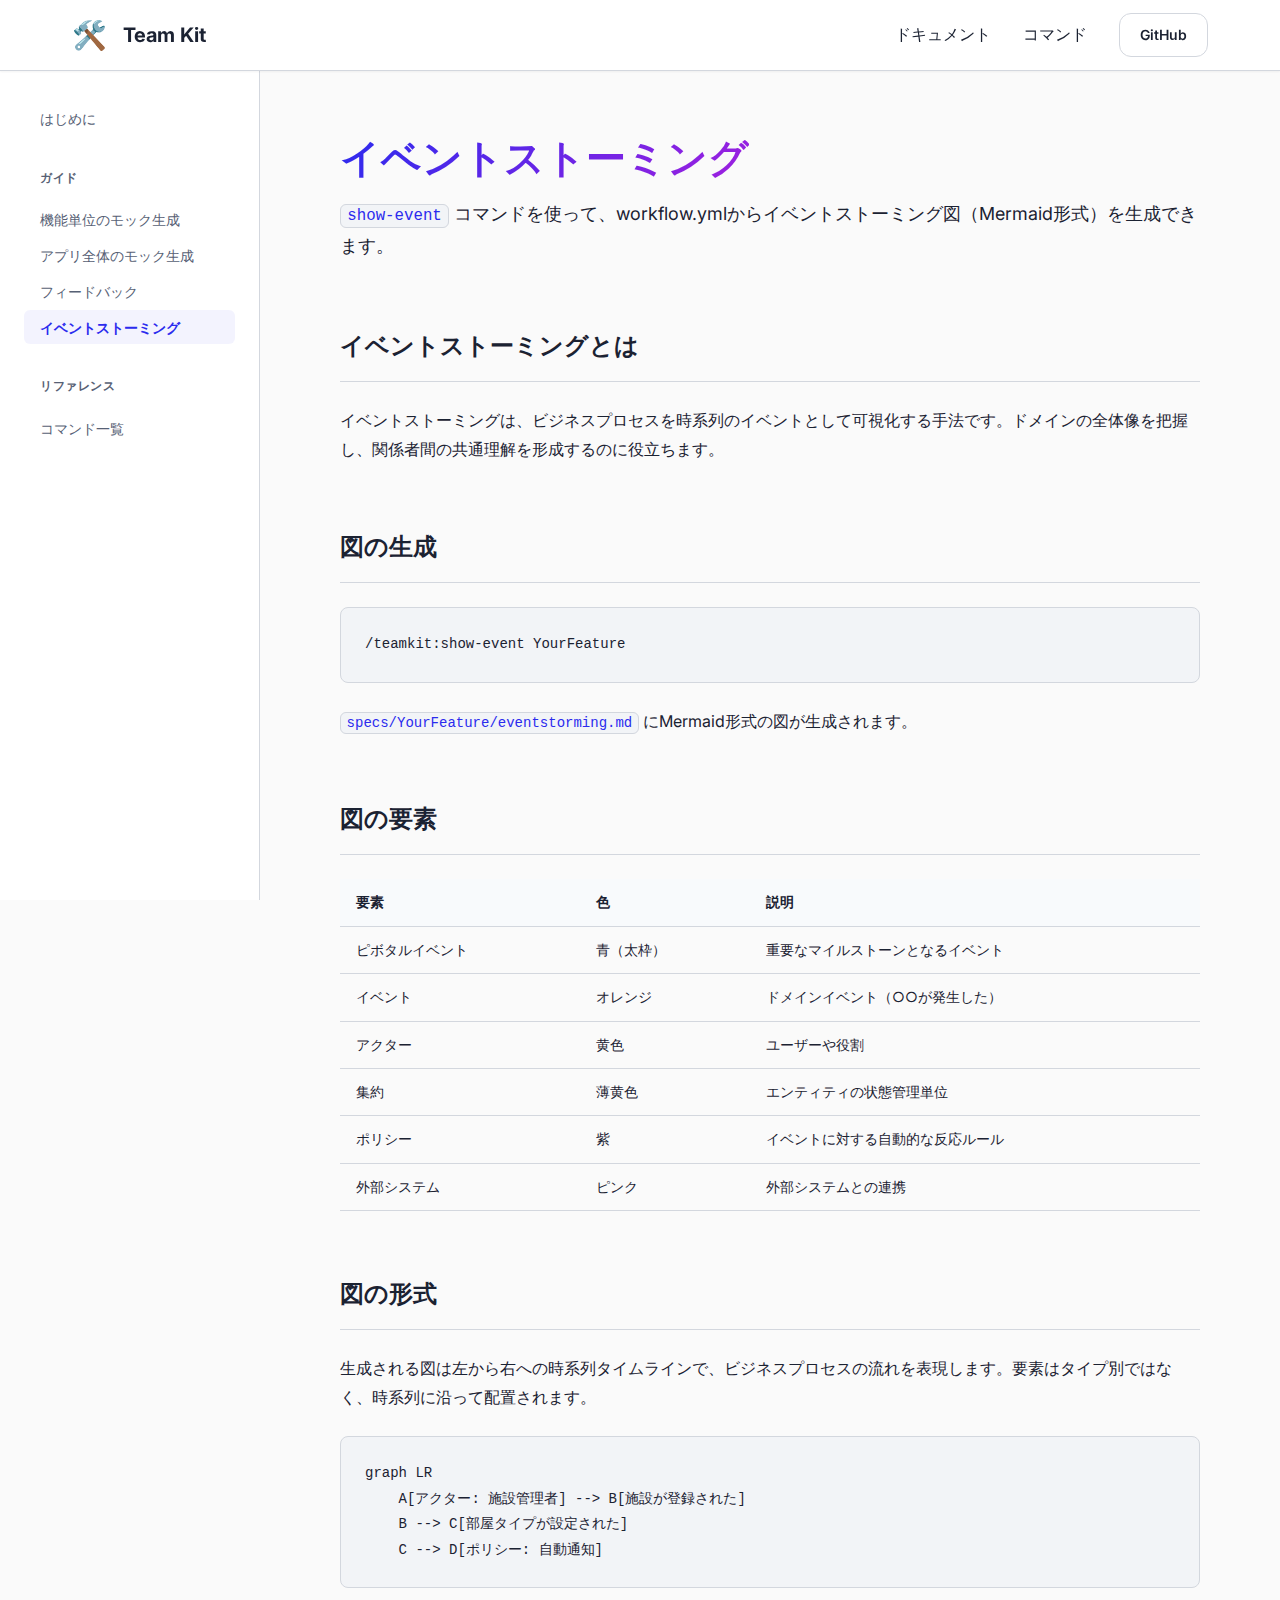
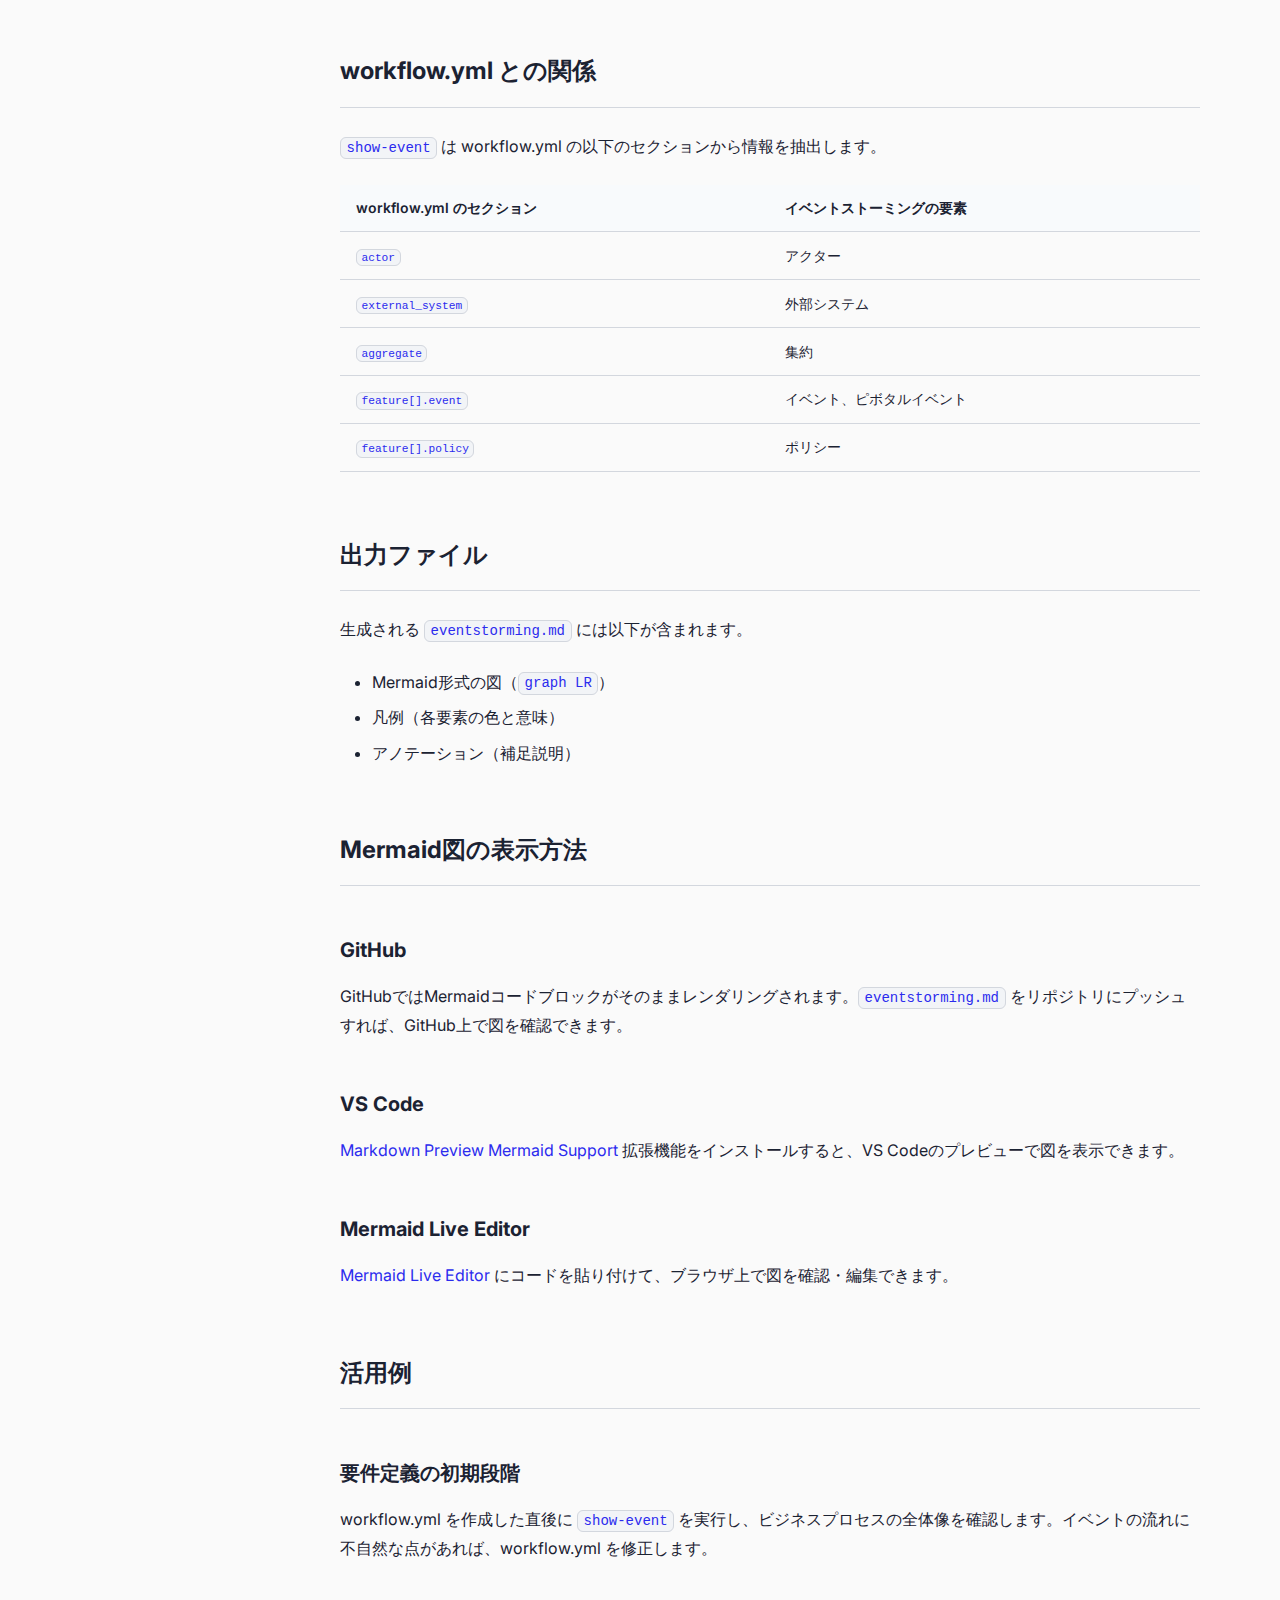
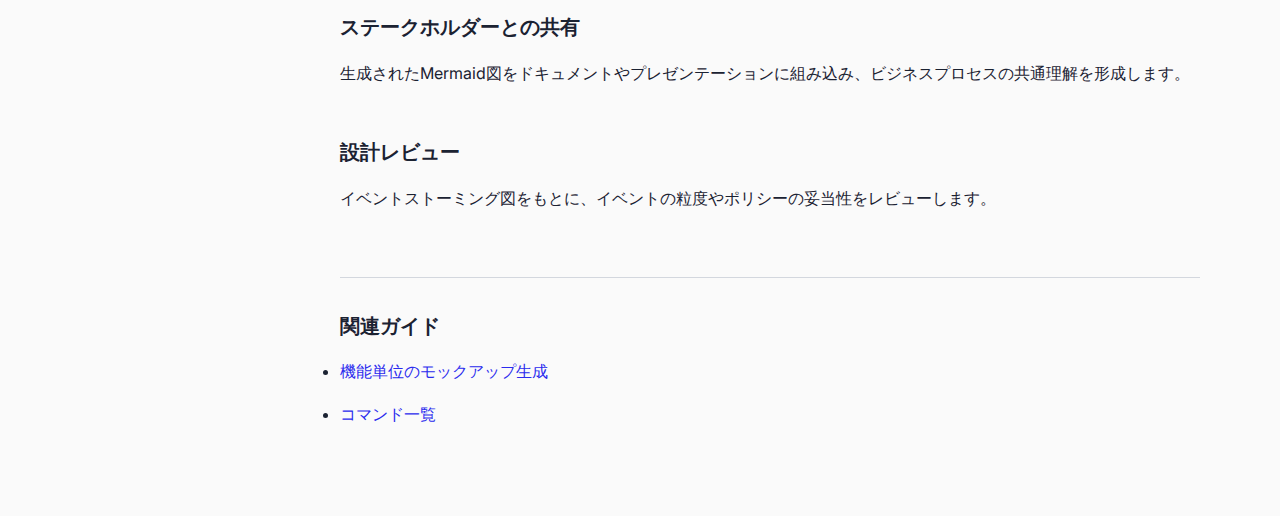
<file: docs/guides/event-storming.html>
<!doctype html>
<html lang="ja">
    <head>
        <meta charset="UTF-8" />
        <meta name="viewport" content="width=device-width, initial-scale=1.0" />
        <title>イベントストーミング - Team Kit</title>
        <link rel="stylesheet" href="../style.css" />
        <link rel="stylesheet" href="../doc-style.css" />
        <link rel="preconnect" href="https://fonts.googleapis.com" />
        <link rel="preconnect" href="https://fonts.gstatic.com" crossorigin />
        <link
            href="https://fonts.googleapis.com/css2?family=Inter:wght@300;400;500;600;700;800&display=swap"
            rel="stylesheet"
        />
    </head>

    <body>
        <nav class="navbar">
            <div class="container">
                <div class="nav-content">
                    <a href="../index.html" class="logo">
                        <span class="logo-icon">🛠️</span>
                        <span class="logo-text">Team Kit</span>
                    </a>
                    <div class="nav-links">
                        <a href="../index.html#docs" class="nav-link"
                            >ドキュメント</a
                        >
                        <a href="../commands.html" class="nav-link">コマンド</a>
                        <a
                            href="https://github.com/tango238/teamkit"
                            class="btn btn-secondary"
                            target="_blank"
                            >GitHub</a
                        >
                    </div>
                </div>
            </div>
        </nav>

        <div class="doc-layout">
            <aside class="doc-sidebar">
                <div class="sidebar-section">
                    <div class="sidebar-links">
                        <a href="../getting-started.html" class="sidebar-link"
                            >はじめに</a
                        >
                    </div>
                </div>
                <div class="sidebar-section">
                    <div class="sidebar-title">ガイド</div>
                    <div class="sidebar-links">
                        <a href="feature-mockup.html" class="sidebar-link"
                            >機能単位のモック生成</a
                        >
                        <a href="app-mockup.html" class="sidebar-link"
                            >アプリ全体のモック生成</a
                        >
                        <a href="feedback-and-check.html" class="sidebar-link"
                            >フィードバック</a
                        >
                        <a
                            href="event-storming.html"
                            class="sidebar-link active"
                            >イベントストーミング</a
                        >
                    </div>
                </div>
                <div class="sidebar-section">
                    <div class="sidebar-title">リファレンス</div>
                    <div class="sidebar-links">
                        <a href="../commands.html" class="sidebar-link"
                            >コマンド一覧</a
                        >
                    </div>
                </div>
            </aside>

            <main class="doc-main">
                <div class="doc-content">
                    <h1>
                        <span class="gradient-text">イベントストーミング</span>
                    </h1>
                    <p class="doc-lead">
                        <code>show-event</code>
                        コマンドを使って、workflow.ymlからイベントストーミング図（Mermaid形式）を生成できます。
                    </p>

                    <h2>イベントストーミングとは</h2>
                    <p>
                        イベントストーミングは、ビジネスプロセスを時系列のイベントとして可視化する手法です。ドメインの全体像を把握し、関係者間の共通理解を形成するのに役立ちます。
                    </p>

                    <h2>図の生成</h2>
                    <pre><code>/teamkit:show-event YourFeature</code></pre>
                    <p>
                        <code>specs/YourFeature/eventstorming.md</code>
                        にMermaid形式の図が生成されます。
                    </p>

                    <h2>図の要素</h2>
                    <table class="doc-table">
                        <thead>
                            <tr>
                                <th>要素</th>
                                <th>色</th>
                                <th>説明</th>
                            </tr>
                        </thead>
                        <tbody>
                            <tr>
                                <td>ピボタルイベント</td>
                                <td>青（太枠）</td>
                                <td>重要なマイルストーンとなるイベント</td>
                            </tr>
                            <tr>
                                <td>イベント</td>
                                <td>オレンジ</td>
                                <td>ドメインイベント（○○が発生した）</td>
                            </tr>
                            <tr>
                                <td>アクター</td>
                                <td>黄色</td>
                                <td>ユーザーや役割</td>
                            </tr>
                            <tr>
                                <td>集約</td>
                                <td>薄黄色</td>
                                <td>エンティティの状態管理単位</td>
                            </tr>
                            <tr>
                                <td>ポリシー</td>
                                <td>紫</td>
                                <td>イベントに対する自動的な反応ルール</td>
                            </tr>
                            <tr>
                                <td>外部システム</td>
                                <td>ピンク</td>
                                <td>外部システムとの連携</td>
                            </tr>
                        </tbody>
                    </table>

                    <h2>図の形式</h2>
                    <p>
                        生成される図は左から右への時系列タイムラインで、ビジネスプロセスの流れを表現します。要素はタイプ別ではなく、時系列に沿って配置されます。
                    </p>
                    <pre><code>graph LR
    A[アクター: 施設管理者] --> B[施設が登録された]
    B --> C[部屋タイプが設定された]
    C --> D[ポリシー: 自動通知]</code></pre>

                    <h2>workflow.yml との関係</h2>
                    <p>
                        <code>show-event</code> は workflow.yml
                        の以下のセクションから情報を抽出します。
                    </p>
                    <table class="doc-table">
                        <thead>
                            <tr>
                                <th>workflow.yml のセクション</th>
                                <th>イベントストーミングの要素</th>
                            </tr>
                        </thead>
                        <tbody>
                            <tr>
                                <td><code>actor</code></td>
                                <td>アクター</td>
                            </tr>
                            <tr>
                                <td><code>external_system</code></td>
                                <td>外部システム</td>
                            </tr>
                            <tr>
                                <td><code>aggregate</code></td>
                                <td>集約</td>
                            </tr>
                            <tr>
                                <td><code>feature[].event</code></td>
                                <td>イベント、ピボタルイベント</td>
                            </tr>
                            <tr>
                                <td><code>feature[].policy</code></td>
                                <td>ポリシー</td>
                            </tr>
                        </tbody>
                    </table>

                    <h2>出力ファイル</h2>
                    <p>
                        生成される
                        <code>eventstorming.md</code> には以下が含まれます。
                    </p>
                    <ul>
                        <li>Mermaid形式の図（<code>graph LR</code>）</li>
                        <li>凡例（各要素の色と意味）</li>
                        <li>アノテーション（補足説明）</li>
                    </ul>

                    <h2>Mermaid図の表示方法</h2>

                    <h3>GitHub</h3>
                    <p>
                        GitHubではMermaidコードブロックがそのままレンダリングされます。<code
                            >eventstorming.md</code
                        >
                        をリポジトリにプッシュすれば、GitHub上で図を確認できます。
                    </p>

                    <h3>VS Code</h3>
                    <p>
                        <a
                            href="https://marketplace.visualstudio.com/items?itemName=bierner.markdown-mermaid"
                            style="color: var(--color-primary)"
                            >Markdown Preview Mermaid Support</a
                        >
                        拡張機能をインストールすると、VS
                        Codeのプレビューで図を表示できます。
                    </p>

                    <h3>Mermaid Live Editor</h3>
                    <p>
                        <a
                            href="https://mermaid.live/"
                            style="color: var(--color-primary)"
                            >Mermaid Live Editor</a
                        >
                        にコードを貼り付けて、ブラウザ上で図を確認・編集できます。
                    </p>

                    <h2>活用例</h2>

                    <h3>要件定義の初期段階</h3>
                    <p>
                        workflow.yml を作成した直後に
                        <code>show-event</code>
                        を実行し、ビジネスプロセスの全体像を確認します。イベントの流れに不自然な点があれば、workflow.yml
                        を修正します。
                    </p>

                    <h3>ステークホルダーとの共有</h3>
                    <p>
                        生成されたMermaid図をドキュメントやプレゼンテーションに組み込み、ビジネスプロセスの共通理解を形成します。
                    </p>

                    <h3>設計レビュー</h3>
                    <p>
                        イベントストーミング図をもとに、イベントの粒度やポリシーの妥当性をレビューします。
                    </p>

                    <div class="related-links">
                        <h3>関連ガイド</h3>
                        <ul>
                            <li>
                                <a href="feature-mockup.html"
                                    >機能単位のモックアップ生成</a
                                >
                            </li>
                            <li><a href="../commands.html">コマンド一覧</a></li>
                        </ul>
                    </div>
                </div>
            </main>
        </div>
    </body>
</html>
</file>
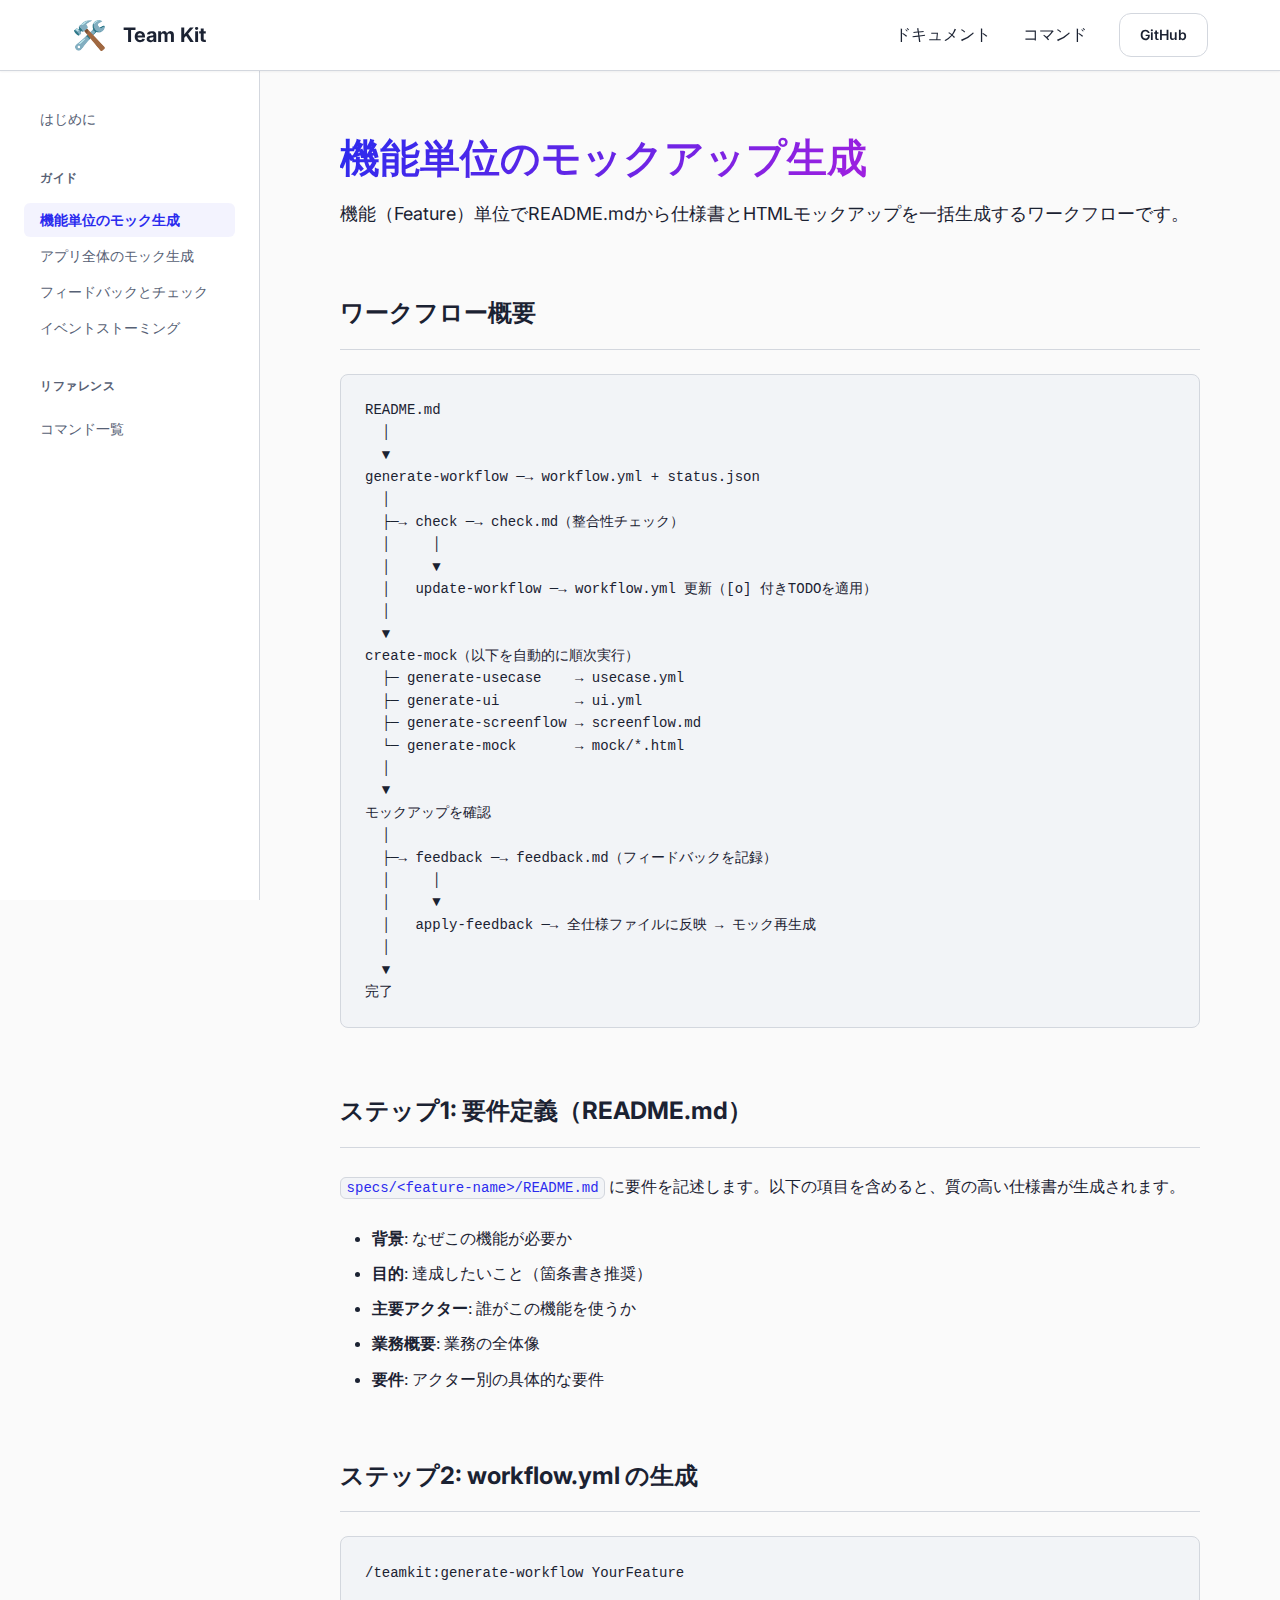
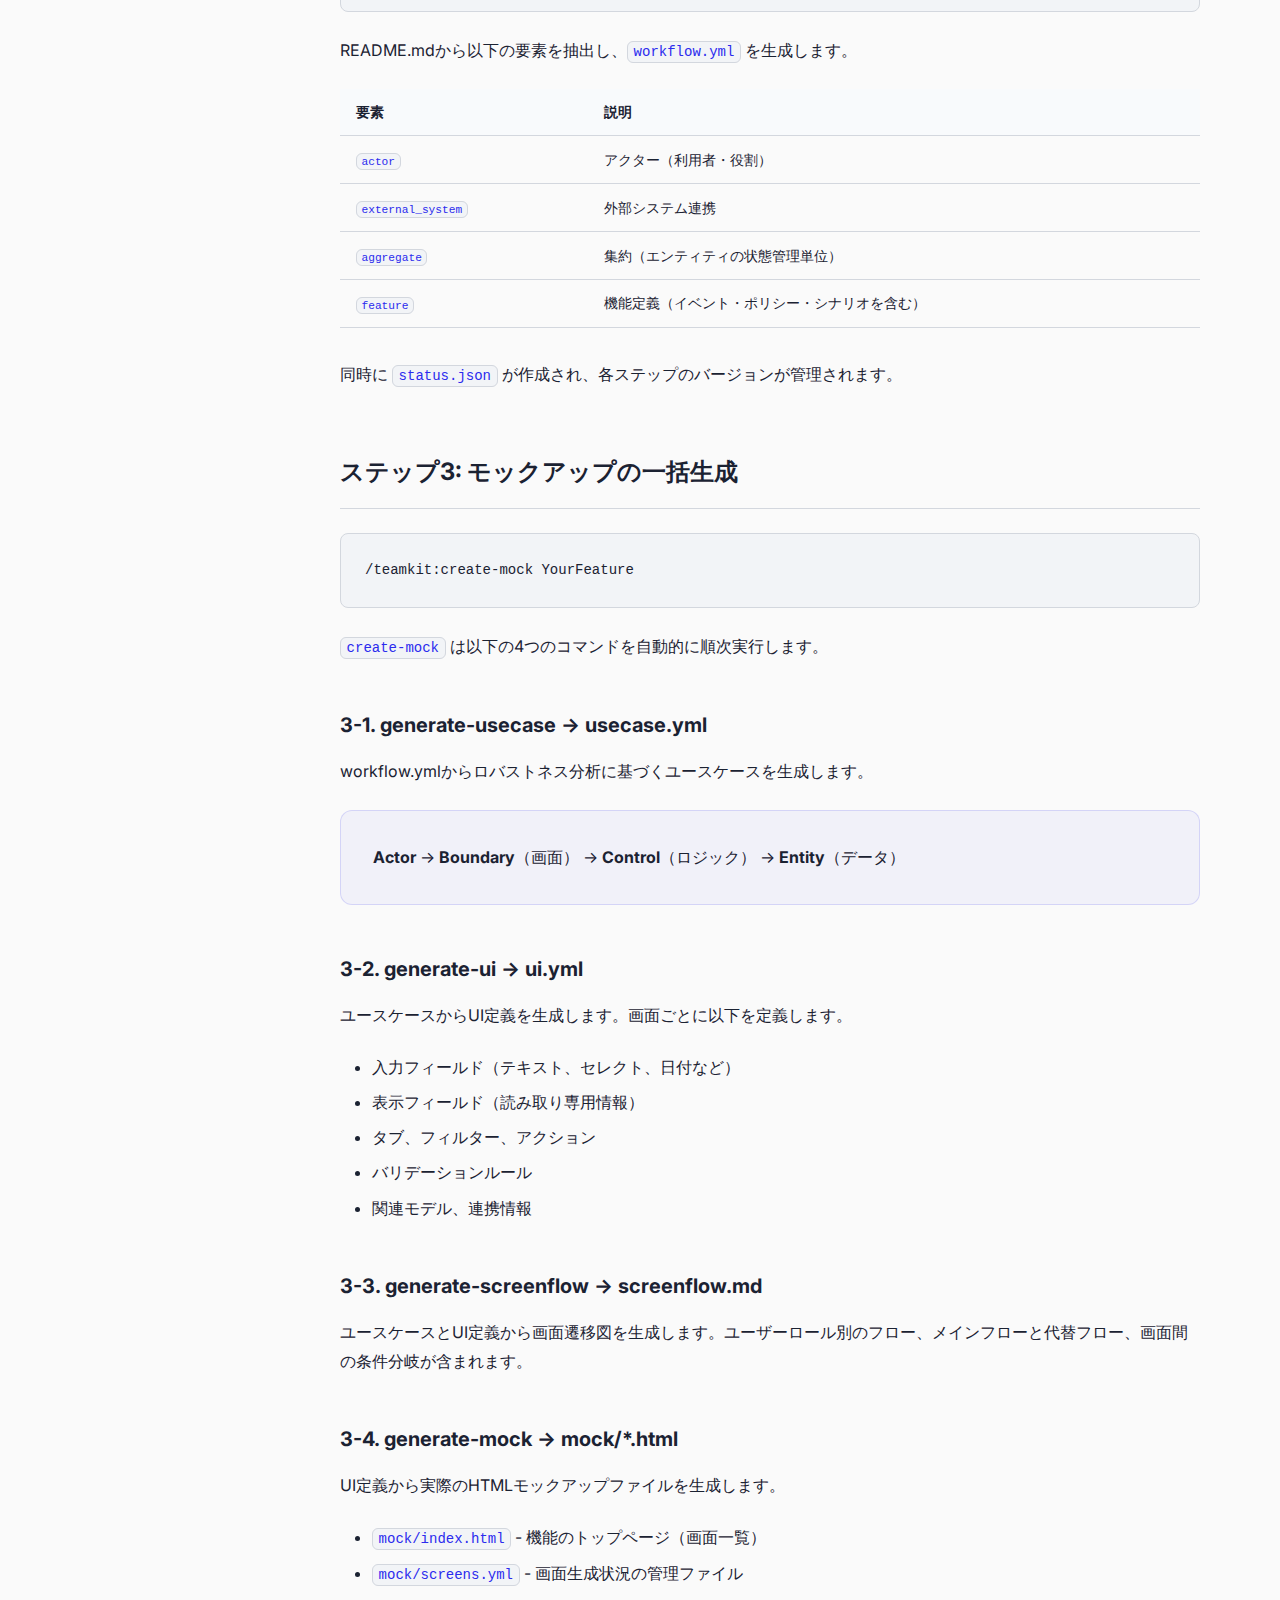
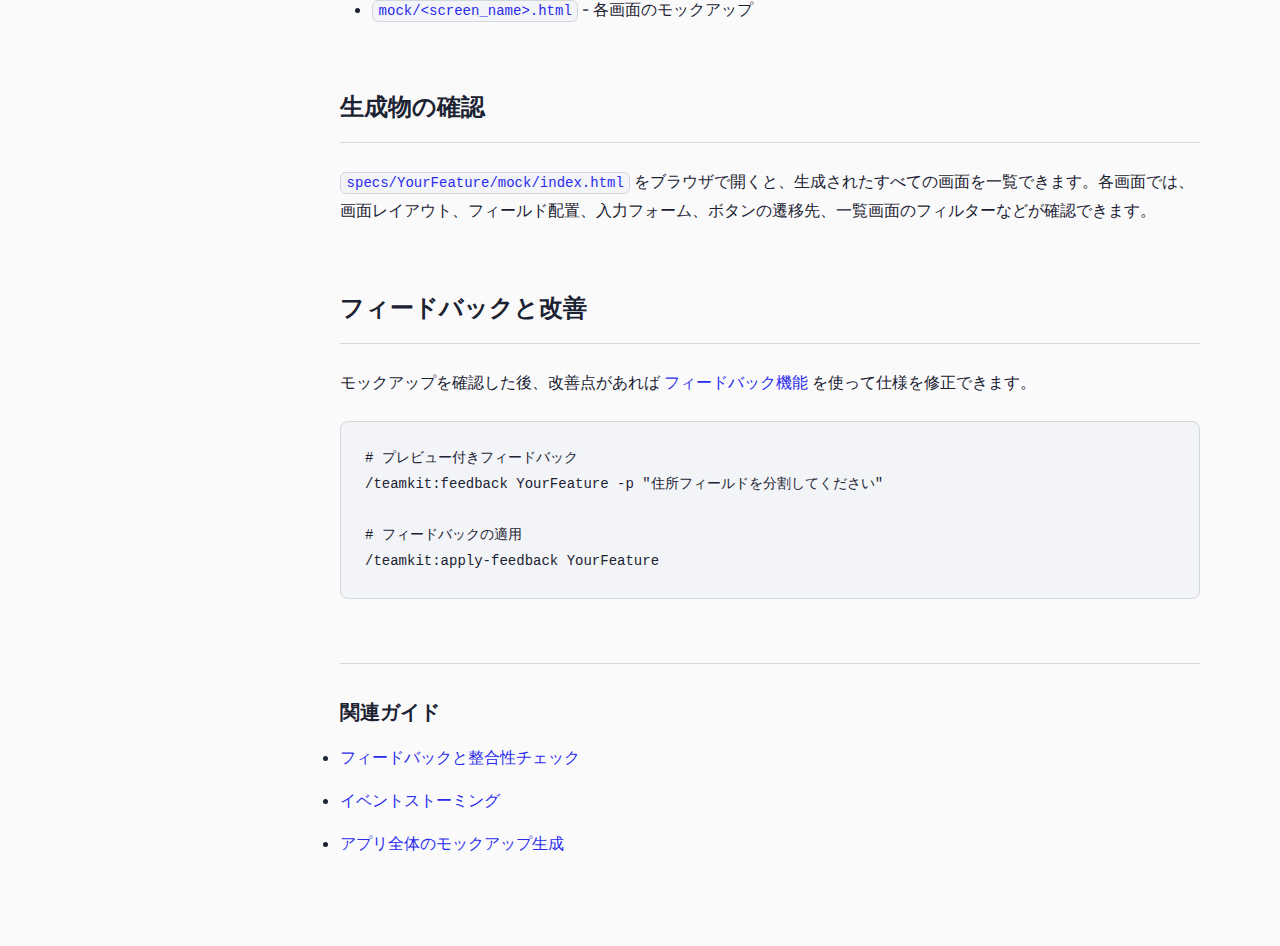
<file: docs/guides/feature-mockup.html>
<!doctype html>
<html lang="ja">
    <head>
        <meta charset="UTF-8" />
        <meta name="viewport" content="width=device-width, initial-scale=1.0" />
        <title>機能単位のモックアップ生成 - Team Kit</title>
        <link rel="stylesheet" href="../style.css" />
        <link rel="stylesheet" href="../doc-style.css" />
        <link rel="preconnect" href="https://fonts.googleapis.com" />
        <link rel="preconnect" href="https://fonts.gstatic.com" crossorigin />
        <link
            href="https://fonts.googleapis.com/css2?family=Inter:wght@300;400;500;600;700;800&display=swap"
            rel="stylesheet"
        />
    </head>

    <body>
        <nav class="navbar">
            <div class="container">
                <div class="nav-content">
                    <a href="../index.html" class="logo">
                        <span class="logo-icon">🛠️</span>
                        <span class="logo-text">Team Kit</span>
                    </a>
                    <div class="nav-links">
                        <a href="../index.html#docs" class="nav-link"
                            >ドキュメント</a
                        >
                        <a href="../commands.html" class="nav-link">コマンド</a>
                        <a
                            href="https://github.com/tango238/teamkit"
                            class="btn btn-secondary"
                            target="_blank"
                            >GitHub</a
                        >
                    </div>
                </div>
            </div>
        </nav>

        <div class="doc-layout">
            <aside class="doc-sidebar">
                <div class="sidebar-section">
                    <div class="sidebar-links">
                        <a href="../getting-started.html" class="sidebar-link"
                            >はじめに</a
                        >
                    </div>
                </div>
                <div class="sidebar-section">
                    <div class="sidebar-title">ガイド</div>
                    <div class="sidebar-links">
                        <a
                            href="feature-mockup.html"
                            class="sidebar-link active"
                            >機能単位のモック生成</a
                        >
                        <a href="app-mockup.html" class="sidebar-link"
                            >アプリ全体のモック生成</a
                        >
                        <a href="feedback-and-check.html" class="sidebar-link"
                            >フィードバックとチェック</a
                        >
                        <a href="event-storming.html" class="sidebar-link"
                            >イベントストーミング</a
                        >
                    </div>
                </div>
                <div class="sidebar-section">
                    <div class="sidebar-title">リファレンス</div>
                    <div class="sidebar-links">
                        <a href="../commands.html" class="sidebar-link"
                            >コマンド一覧</a
                        >
                    </div>
                </div>
            </aside>

            <main class="doc-main">
                <div class="doc-content">
                    <h1>
                        <span class="gradient-text"
                            >機能単位のモックアップ生成</span
                        >
                    </h1>
                    <p class="doc-lead">
                        機能（Feature）単位でREADME.mdから仕様書とHTMLモックアップを一括生成するワークフローです。
                    </p>

                    <h2>ワークフロー概要</h2>
                    <pre class="flow-diagram">README.md
  │
  ▼
generate-workflow ─→ workflow.yml + status.json
  │
  ├─→ check ─→ check.md（整合性チェック）
  │     │
  │     ▼
  │   update-workflow ─→ workflow.yml 更新（[o] 付きTODOを適用）
  │
  ▼
create-mock（以下を自動的に順次実行）
  ├─ generate-usecase    → usecase.yml
  ├─ generate-ui         → ui.yml
  ├─ generate-screenflow → screenflow.md
  └─ generate-mock       → mock/*.html
  │
  ▼
モックアップを確認
  │
  ├─→ feedback ─→ feedback.md（フィードバックを記録）
  │     │
  │     ▼
  │   apply-feedback ─→ 全仕様ファイルに反映 → モック再生成
  │
  ▼
完了</pre>

                    <h2>ステップ1: 要件定義（README.md）</h2>
                    <p>
                        <code>specs/&lt;feature-name&gt;/README.md</code>
                        に要件を記述します。以下の項目を含めると、質の高い仕様書が生成されます。
                    </p>
                    <ul>
                        <li><strong>背景</strong>: なぜこの機能が必要か</li>
                        <li>
                            <strong>目的</strong>:
                            達成したいこと（箇条書き推奨）
                        </li>
                        <li>
                            <strong>主要アクター</strong>: 誰がこの機能を使うか
                        </li>
                        <li><strong>業務概要</strong>: 業務の全体像</li>
                        <li><strong>要件</strong>: アクター別の具体的な要件</li>
                    </ul>

                    <h2>ステップ2: workflow.yml の生成</h2>
                    <pre><code>/teamkit:generate-workflow YourFeature</code></pre>
                    <p>
                        README.mdから以下の要素を抽出し、<code
                            >workflow.yml</code
                        >
                        を生成します。
                    </p>
                    <table class="doc-table">
                        <thead>
                            <tr>
                                <th>要素</th>
                                <th>説明</th>
                            </tr>
                        </thead>
                        <tbody>
                            <tr>
                                <td><code>actor</code></td>
                                <td>アクター（利用者・役割）</td>
                            </tr>
                            <tr>
                                <td><code>external_system</code></td>
                                <td>外部システム連携</td>
                            </tr>
                            <tr>
                                <td><code>aggregate</code></td>
                                <td>集約（エンティティの状態管理単位）</td>
                            </tr>
                            <tr>
                                <td><code>feature</code></td>
                                <td>
                                    機能定義（イベント・ポリシー・シナリオを含む）
                                </td>
                            </tr>
                        </tbody>
                    </table>
                    <p>
                        同時に
                        <code>status.json</code>
                        が作成され、各ステップのバージョンが管理されます。
                    </p>

                    <h2>ステップ3: モックアップの一括生成</h2>
                    <pre><code>/teamkit:create-mock YourFeature</code></pre>
                    <p>
                        <code>create-mock</code>
                        は以下の4つのコマンドを自動的に順次実行します。
                    </p>

                    <h3>3-1. generate-usecase → usecase.yml</h3>
                    <p>
                        workflow.ymlからロバストネス分析に基づくユースケースを生成します。
                    </p>
                    <div class="info-box">
                        <p>
                            <strong>Actor</strong> →
                            <strong>Boundary</strong>（画面） →
                            <strong>Control</strong>（ロジック） →
                            <strong>Entity</strong>（データ）
                        </p>
                    </div>

                    <h3>3-2. generate-ui → ui.yml</h3>
                    <p>
                        ユースケースからUI定義を生成します。画面ごとに以下を定義します。
                    </p>
                    <ul>
                        <li>入力フィールド（テキスト、セレクト、日付など）</li>
                        <li>表示フィールド（読み取り専用情報）</li>
                        <li>タブ、フィルター、アクション</li>
                        <li>バリデーションルール</li>
                        <li>関連モデル、連携情報</li>
                    </ul>

                    <h3>3-3. generate-screenflow → screenflow.md</h3>
                    <p>
                        ユースケースとUI定義から画面遷移図を生成します。ユーザーロール別のフロー、メインフローと代替フロー、画面間の条件分岐が含まれます。
                    </p>

                    <h3>3-4. generate-mock → mock/*.html</h3>
                    <p>
                        UI定義から実際のHTMLモックアップファイルを生成します。
                    </p>
                    <ul>
                        <li>
                            <code>mock/index.html</code> -
                            機能のトップページ（画面一覧）
                        </li>
                        <li>
                            <code>mock/screens.yml</code> -
                            画面生成状況の管理ファイル
                        </li>
                        <li>
                            <code>mock/&lt;screen_name&gt;.html</code> -
                            各画面のモックアップ
                        </li>
                    </ul>

                    <h2>生成物の確認</h2>
                    <p>
                        <code>specs/YourFeature/mock/index.html</code>
                        をブラウザで開くと、生成されたすべての画面を一覧できます。各画面では、画面レイアウト、フィールド配置、入力フォーム、ボタンの遷移先、一覧画面のフィルターなどが確認できます。
                    </p>

                    <h2>フィードバックと改善</h2>
                    <p>
                        モックアップを確認した後、改善点があれば
                        <a
                            href="feedback-and-check.html"
                            style="color: var(--color-primary)"
                            >フィードバック機能</a
                        >
                        を使って仕様を修正できます。
                    </p>
                    <pre><code># プレビュー付きフィードバック
/teamkit:feedback YourFeature -p "住所フィールドを分割してください"

# フィードバックの適用
/teamkit:apply-feedback YourFeature</code></pre>

                    <div class="related-links">
                        <h3>関連ガイド</h3>
                        <ul>
                            <li>
                                <a href="feedback-and-check.html"
                                    >フィードバックと整合性チェック</a
                                >
                            </li>
                            <li>
                                <a href="event-storming.html"
                                    >イベントストーミング</a
                                >
                            </li>
                            <li>
                                <a href="app-mockup.html"
                                    >アプリ全体のモックアップ生成</a
                                >
                            </li>
                        </ul>
                    </div>
                </div>
            </main>
        </div>
    </body>
</html>
</file>
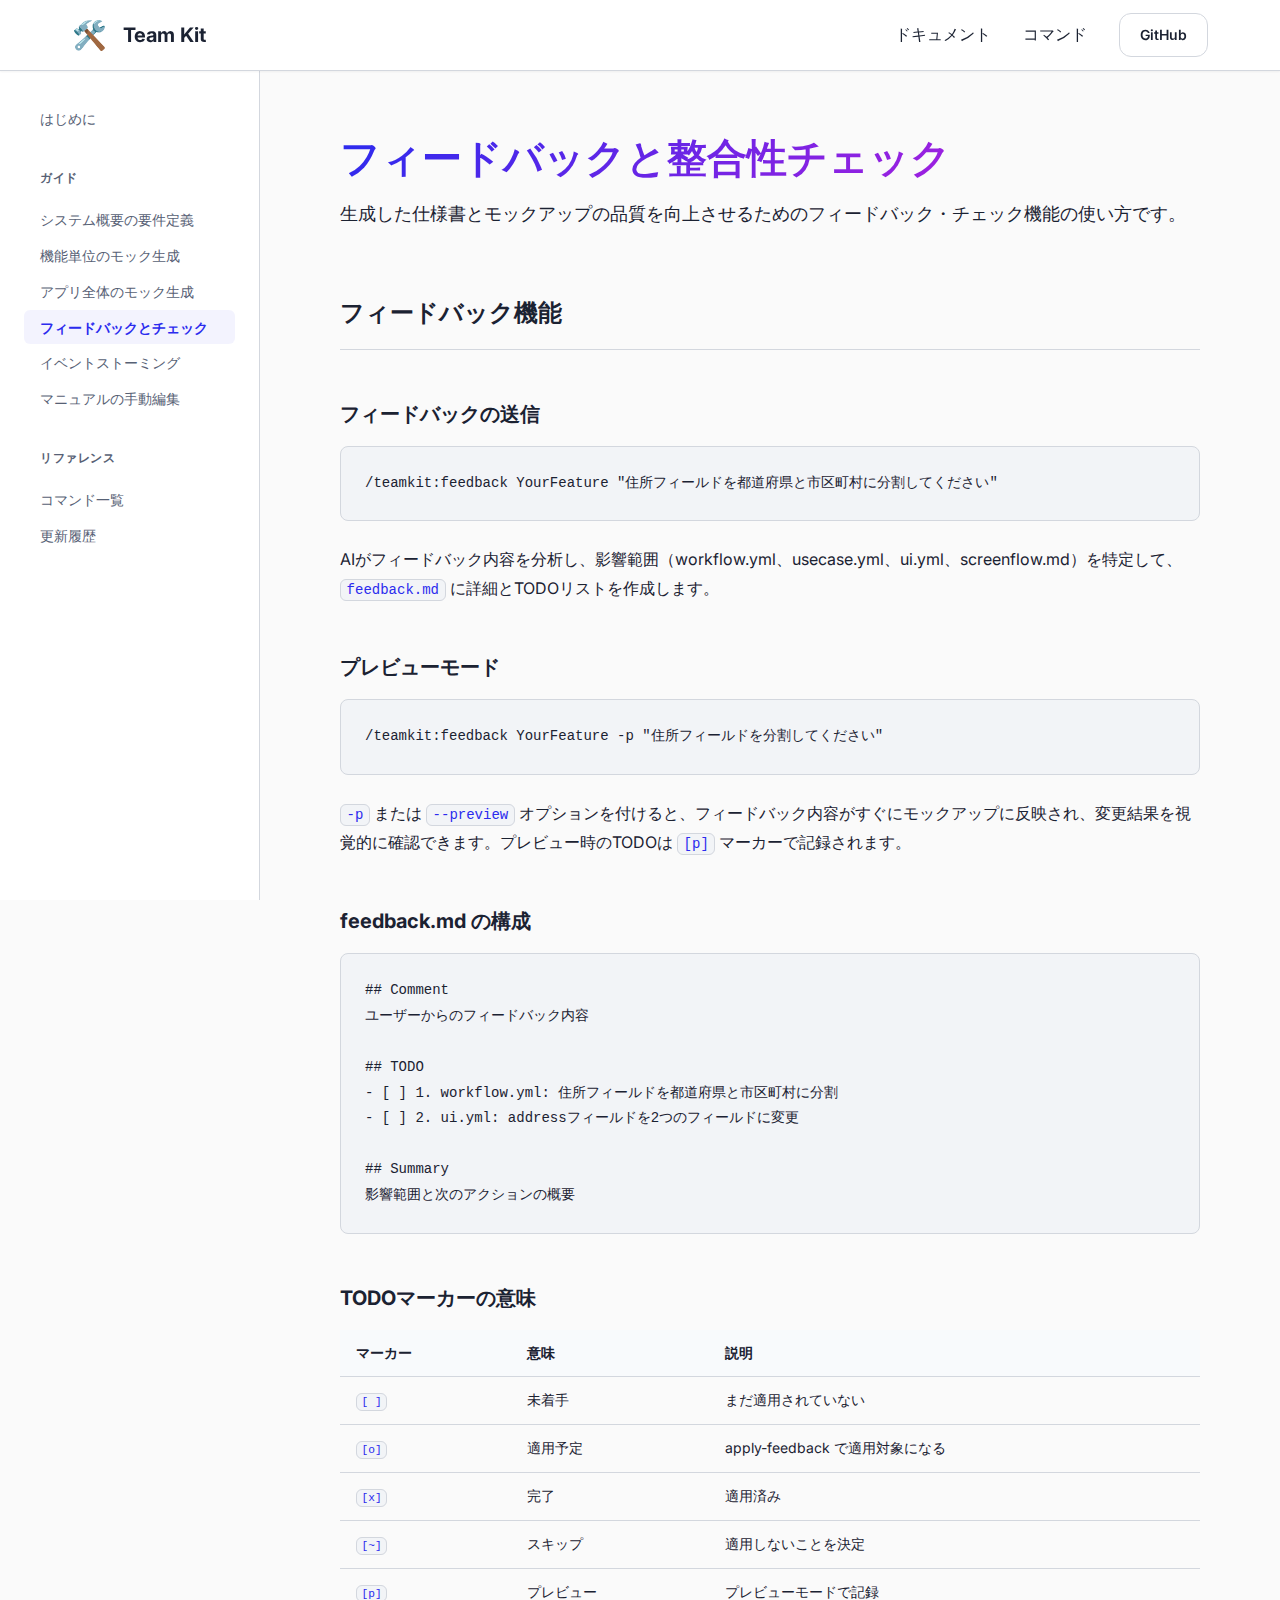
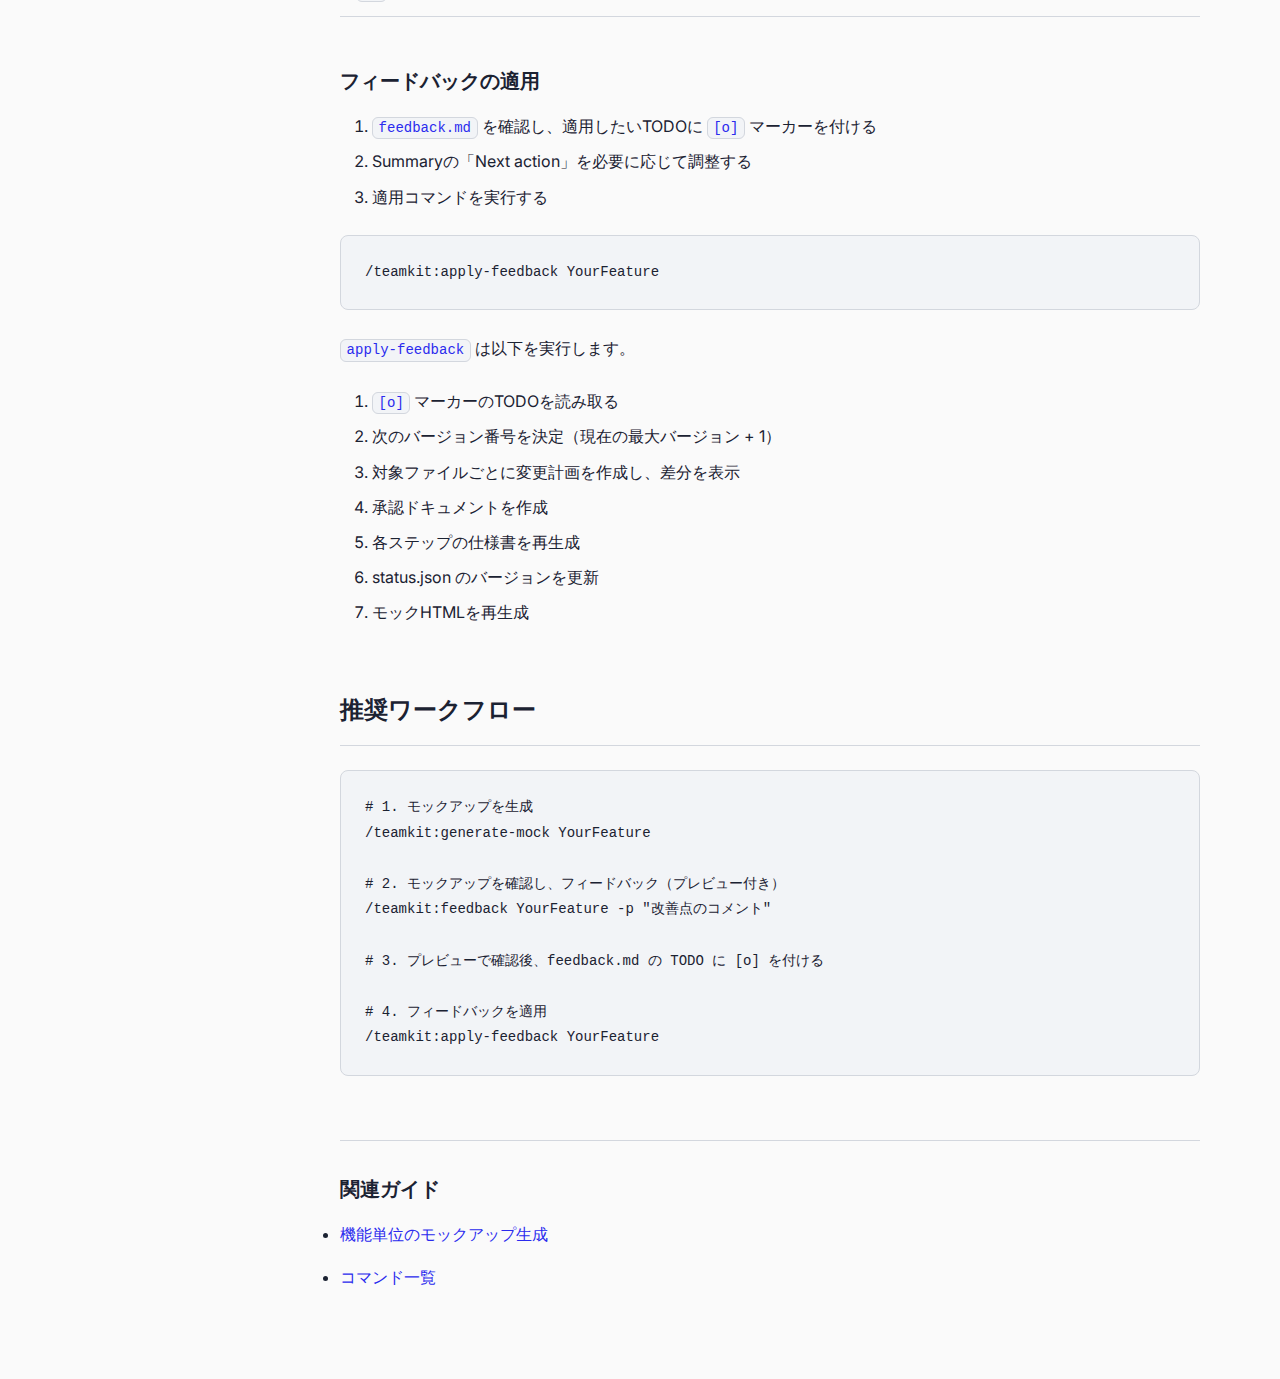
<file: docs/guides/feedback-and-check.html>
<!doctype html>
<html lang="ja">
    <head>
        <meta charset="UTF-8" />
        <meta name="viewport" content="width=device-width, initial-scale=1.0" />
        <title>フィードバックと整合性チェック - Team Kit</title>
        <link rel="stylesheet" href="../style.css" />
        <link rel="stylesheet" href="../doc-style.css" />
        <link rel="preconnect" href="https://fonts.googleapis.com" />
        <link rel="preconnect" href="https://fonts.gstatic.com" crossorigin />
        <link
            href="https://fonts.googleapis.com/css2?family=Inter:wght@300;400;500;600;700;800&display=swap"
            rel="stylesheet"
        />
    </head>

    <body>
        <nav class="navbar">
            <div class="container">
                <div class="nav-content">
                    <a href="../index.html" class="logo">
                        <span class="logo-icon">🛠️</span>
                        <span class="logo-text">Team Kit</span>
                    </a>
                    <div class="nav-links">
                        <a href="../index.html#docs" class="nav-link"
                            >ドキュメント</a
                        >
                        <a href="../commands.html" class="nav-link">コマンド</a>
                        <a
                            href="https://github.com/tango238/teamkit"
                            class="btn btn-secondary"
                            target="_blank"
                            >GitHub</a
                        >
                    </div>
                </div>
            </div>
        </nav>

        <div class="doc-layout">
            <aside class="doc-sidebar">
                <div class="sidebar-section">
                    <div class="sidebar-links">
                        <a href="../getting-started.html" class="sidebar-link"
                            >はじめに</a
                        >
                    </div>
                </div>
                <div class="sidebar-section">
                    <div class="sidebar-title">ガイド</div>
                    <div class="sidebar-links">
                        <a href="app-init.html" class="sidebar-link"
                            >システム概要の要件定義</a
                        >
                        <a href="feature-mockup.html" class="sidebar-link"
                            >機能単位のモック生成</a
                        >
                        <a href="app-mockup.html" class="sidebar-link"
                            >アプリ全体のモック生成</a
                        >
                        <a
                            href="feedback-and-check.html"
                            class="sidebar-link active"
                            >フィードバックとチェック</a
                        >
                        <a href="event-storming.html" class="sidebar-link"
                            >イベントストーミング</a
                        >
                        <a href="manual-editing.html" class="sidebar-link"
                            >マニュアルの手動編集</a
                        >
                    </div>
                </div>
                <div class="sidebar-section">
                    <div class="sidebar-title">リファレンス</div>
                    <div class="sidebar-links">
                        <a href="../commands.html" class="sidebar-link"
                            >コマンド一覧</a
                        >
                        <a href="../changelog.html" class="sidebar-link"
                            >更新履歴</a
                        >
                    </div>
                </div>
            </aside>

            <main class="doc-main">
                <div class="doc-content">
                    <h1>
                        <span class="gradient-text"
                            >フィードバックと整合性チェック</span
                        >
                    </h1>
                    <p class="doc-lead">
                        生成した仕様書とモックアップの品質を向上させるためのフィードバック・チェック機能の使い方です。
                    </p>

                    <h2>フィードバック機能</h2>

                    <h3>フィードバックの送信</h3>
                    <pre><code>/teamkit:feedback YourFeature "住所フィールドを都道府県と市区町村に分割してください"</code></pre>
                    <p>
                        AIがフィードバック内容を分析し、影響範囲（workflow.yml、usecase.yml、ui.yml、screenflow.md）を特定して、<code
                            >feedback.md</code
                        >
                        に詳細とTODOリストを作成します。
                    </p>

                    <h3>プレビューモード</h3>
                    <pre><code>/teamkit:feedback YourFeature -p "住所フィールドを分割してください"</code></pre>
                    <p>
                        <code>-p</code> または
                        <code>--preview</code>
                        オプションを付けると、フィードバック内容がすぐにモックアップに反映され、変更結果を視覚的に確認できます。プレビュー時のTODOは
                        <code>[p]</code> マーカーで記録されます。
                    </p>

                    <h3>feedback.md の構成</h3>
                    <pre><code>## Comment
ユーザーからのフィードバック内容

## TODO
- [ ] 1. workflow.yml: 住所フィールドを都道府県と市区町村に分割
- [ ] 2. ui.yml: addressフィールドを2つのフィールドに変更

## Summary
影響範囲と次のアクションの概要</code></pre>

                    <h3>TODOマーカーの意味</h3>
                    <table class="doc-table">
                        <thead>
                            <tr>
                                <th>マーカー</th>
                                <th>意味</th>
                                <th>説明</th>
                            </tr>
                        </thead>
                        <tbody>
                            <tr>
                                <td><code>[ ]</code></td>
                                <td>未着手</td>
                                <td>まだ適用されていない</td>
                            </tr>
                            <tr>
                                <td><code>[o]</code></td>
                                <td>適用予定</td>
                                <td>apply-feedback で適用対象になる</td>
                            </tr>
                            <tr>
                                <td><code>[x]</code></td>
                                <td>完了</td>
                                <td>適用済み</td>
                            </tr>
                            <tr>
                                <td><code>[~]</code></td>
                                <td>スキップ</td>
                                <td>適用しないことを決定</td>
                            </tr>
                            <tr>
                                <td><code>[p]</code></td>
                                <td>プレビュー</td>
                                <td>プレビューモードで記録</td>
                            </tr>
                        </tbody>
                    </table>

                    <h3>フィードバックの適用</h3>
                    <ol>
                        <li>
                            <code>feedback.md</code> を確認し、適用したいTODOに
                            <code>[o]</code> マーカーを付ける
                        </li>
                        <li>Summaryの「Next action」を必要に応じて調整する</li>
                        <li>適用コマンドを実行する</li>
                    </ol>
                    <pre><code>/teamkit:apply-feedback YourFeature</code></pre>
                    <p><code>apply-feedback</code> は以下を実行します。</p>
                    <ol>
                        <li><code>[o]</code> マーカーのTODOを読み取る</li>
                        <li>
                            次のバージョン番号を決定（現在の最大バージョン + 1）
                        </li>
                        <li>対象ファイルごとに変更計画を作成し、差分を表示</li>
                        <li>承認ドキュメントを作成</li>
                        <li>各ステップの仕様書を再生成</li>
                        <li>status.json のバージョンを更新</li>
                        <li>モックHTMLを再生成</li>
                    </ol>

                    <h2>推奨ワークフロー</h2>
                    <pre><code># 1. モックアップを生成
/teamkit:generate-mock YourFeature

# 2. モックアップを確認し、フィードバック（プレビュー付き）
/teamkit:feedback YourFeature -p "改善点のコメント"

# 3. プレビューで確認後、feedback.md の TODO に [o] を付ける

# 4. フィードバックを適用
/teamkit:apply-feedback YourFeature</code></pre>

                    <div class="related-links">
                        <h3>関連ガイド</h3>
                        <ul>
                            <li>
                                <a href="feature-mockup.html"
                                    >機能単位のモックアップ生成</a
                                >
                            </li>
                            <li><a href="../commands.html">コマンド一覧</a></li>
                        </ul>
                    </div>
                </div>
            </main>
        </div>
    </body>
</html>
</file>
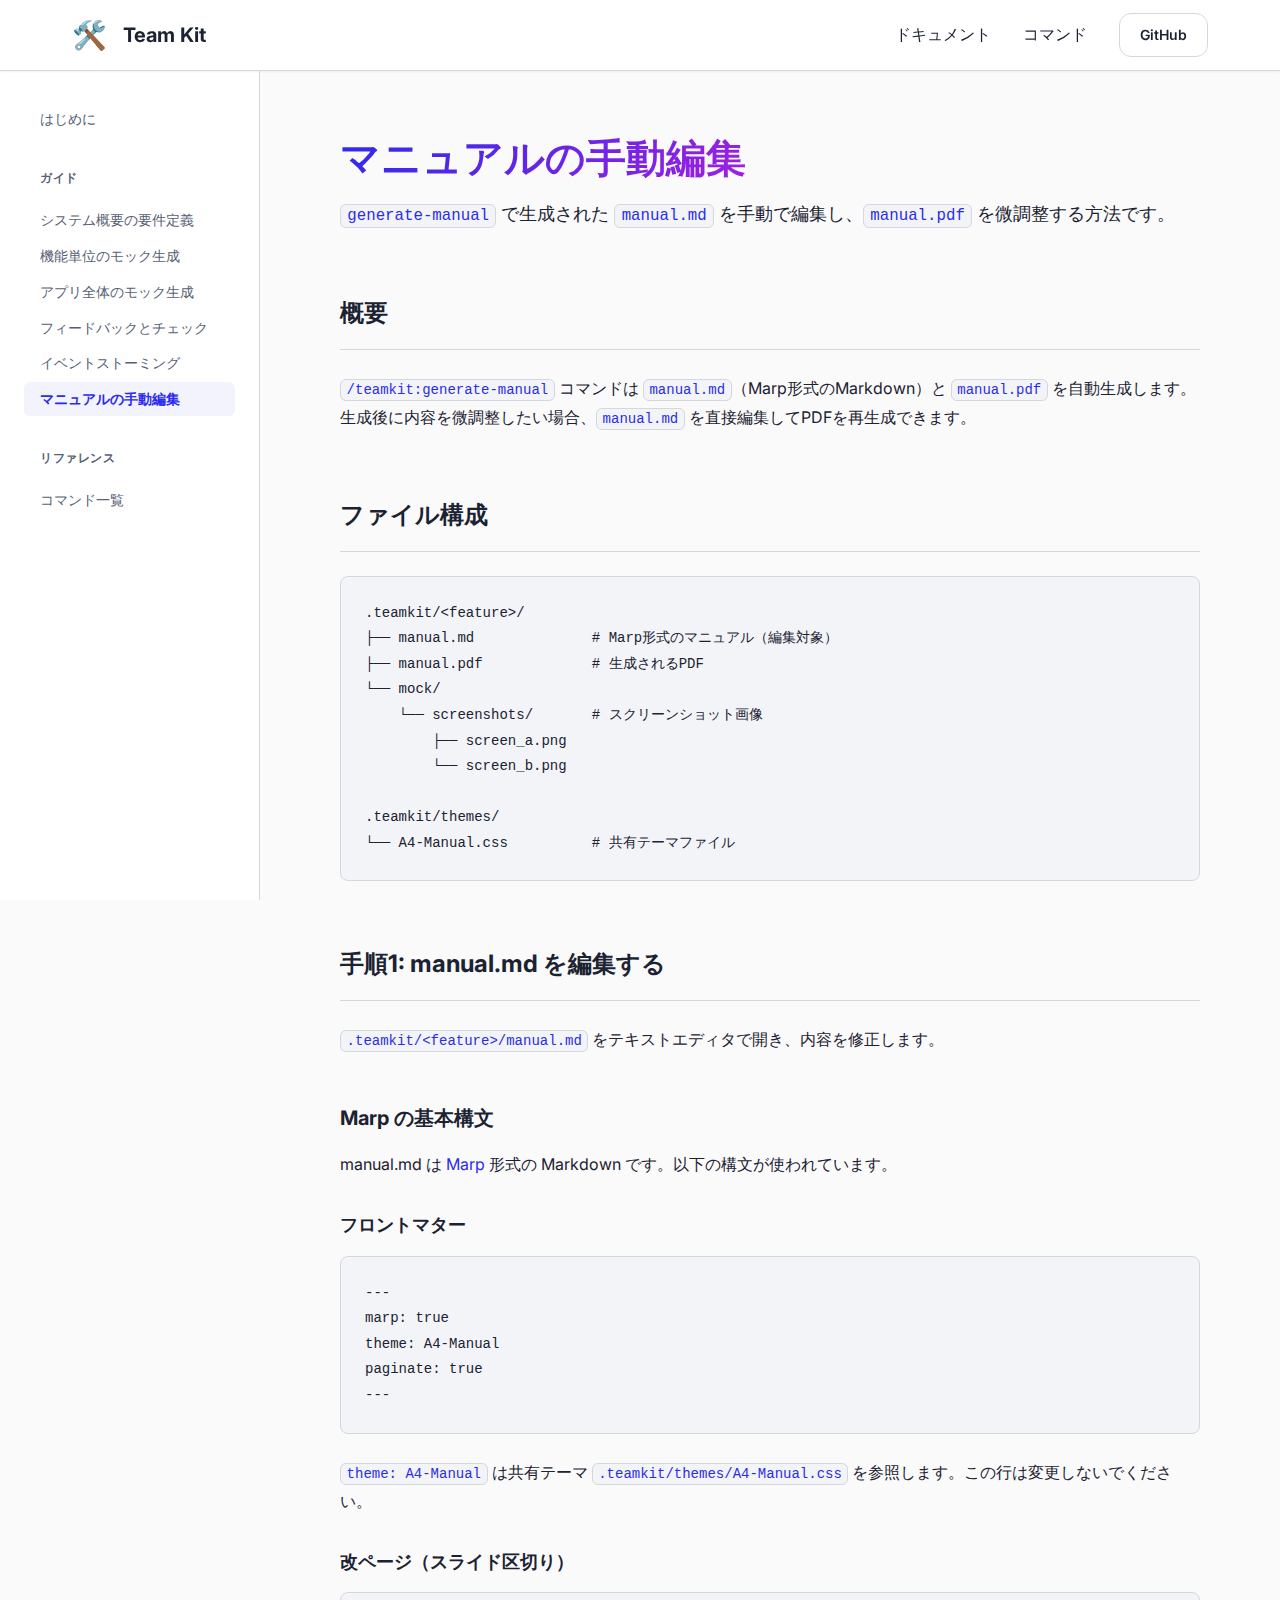
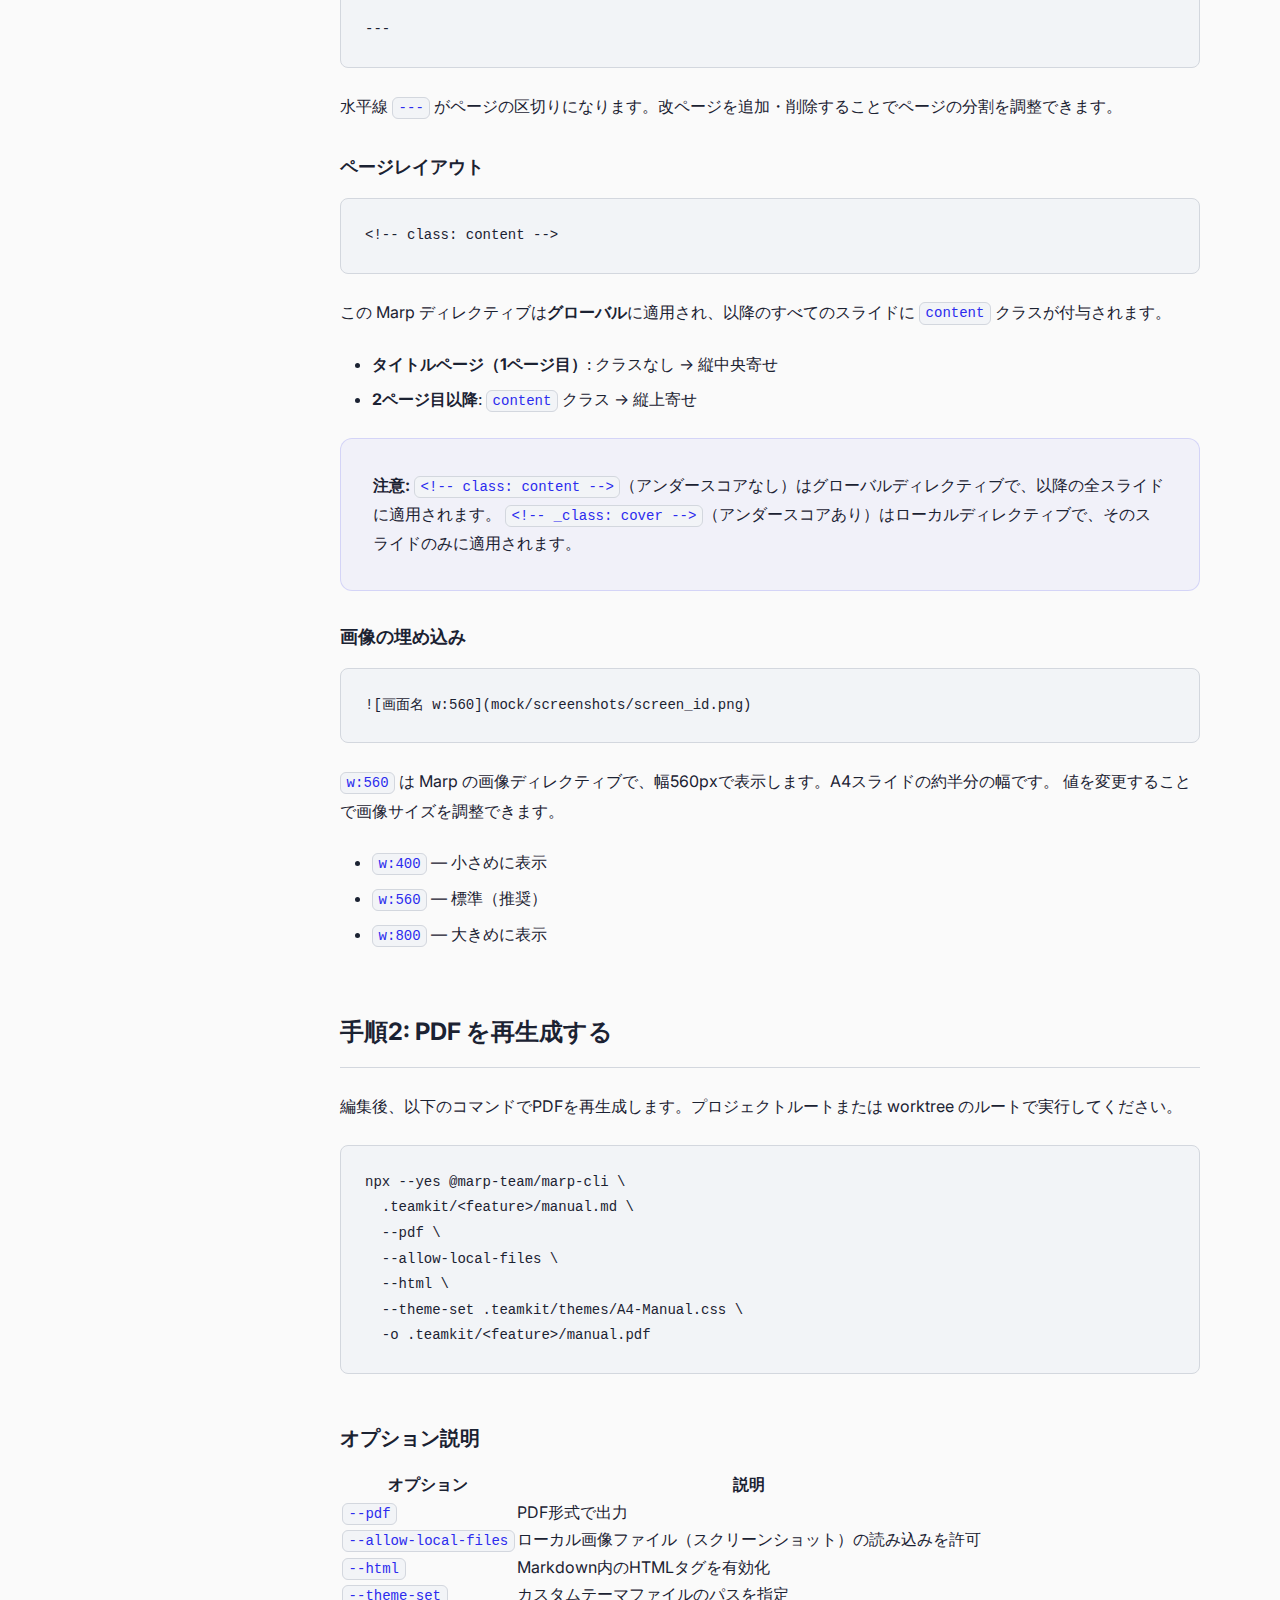
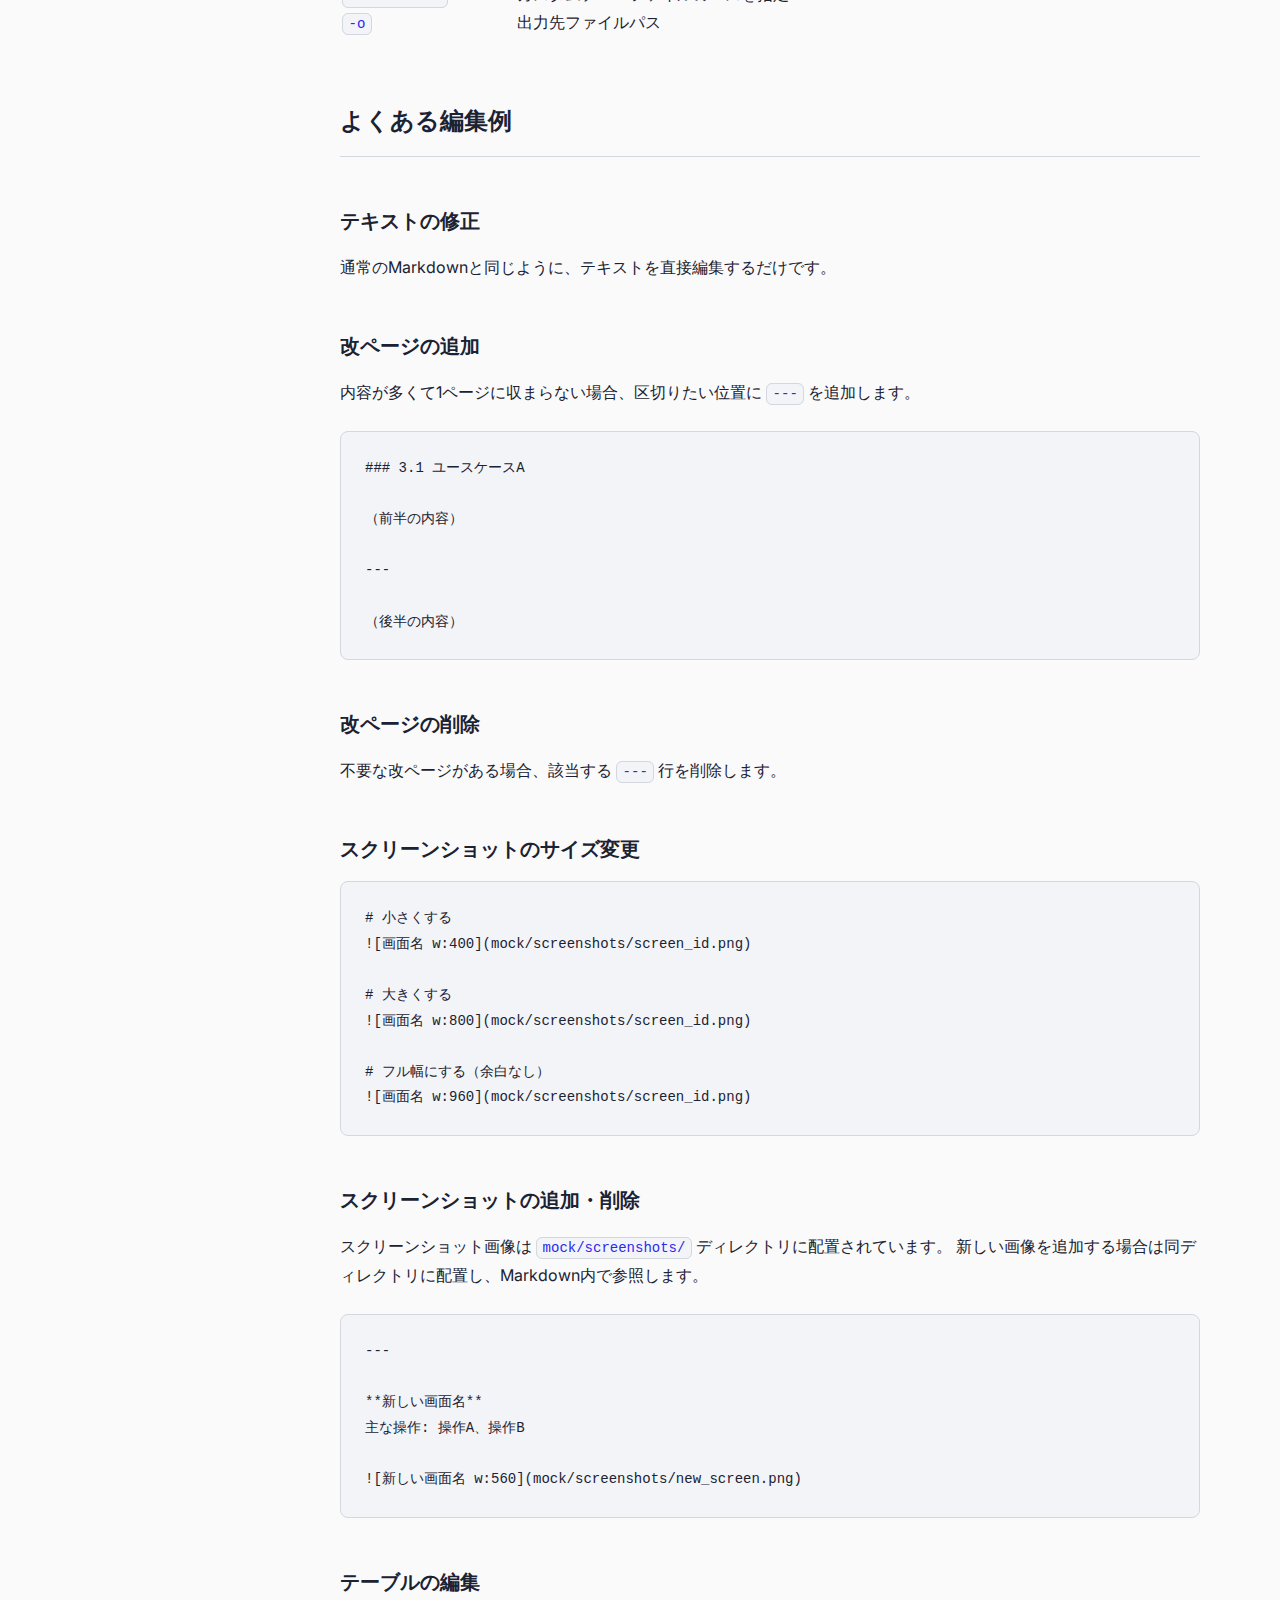
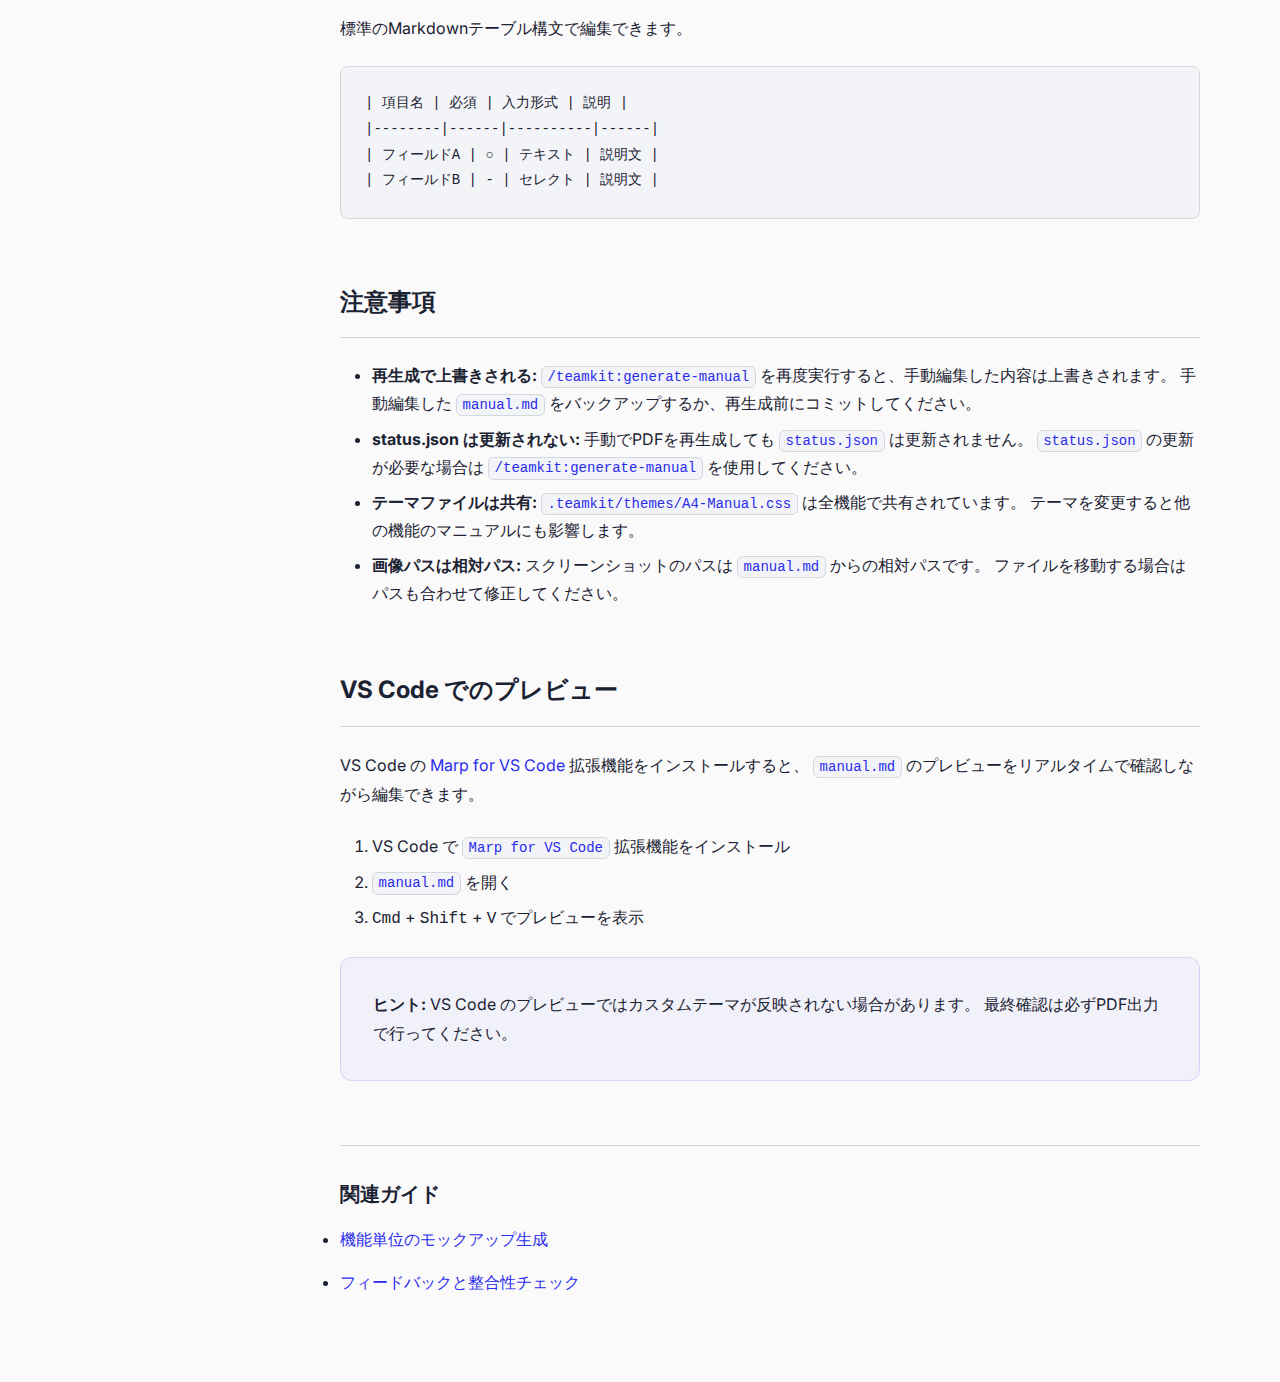
<file: docs/guides/manual-editing.html>
<!doctype html>
<html lang="ja">
    <head>
        <meta charset="UTF-8" />
        <meta name="viewport" content="width=device-width, initial-scale=1.0" />
        <title>マニュアルの手動編集 - Team Kit</title>
        <link rel="stylesheet" href="../style.css" />
        <link rel="stylesheet" href="../doc-style.css" />
        <link rel="preconnect" href="https://fonts.googleapis.com" />
        <link rel="preconnect" href="https://fonts.gstatic.com" crossorigin />
        <link
            href="https://fonts.googleapis.com/css2?family=Inter:wght@300;400;500;600;700;800&display=swap"
            rel="stylesheet"
        />
    </head>

    <body>
        <nav class="navbar">
            <div class="container">
                <div class="nav-content">
                    <a href="../index.html" class="logo">
                        <span class="logo-icon">🛠️</span>
                        <span class="logo-text">Team Kit</span>
                    </a>
                    <div class="nav-links">
                        <a href="../index.html#docs" class="nav-link"
                            >ドキュメント</a
                        >
                        <a href="../commands.html" class="nav-link">コマンド</a>
                        <a
                            href="https://github.com/tango238/teamkit"
                            class="btn btn-secondary"
                            target="_blank"
                            >GitHub</a
                        >
                    </div>
                </div>
            </div>
        </nav>

        <div class="doc-layout">
            <aside class="doc-sidebar">
                <div class="sidebar-section">
                    <div class="sidebar-links">
                        <a href="../getting-started.html" class="sidebar-link"
                            >はじめに</a
                        >
                    </div>
                </div>
                <div class="sidebar-section">
                    <div class="sidebar-title">ガイド</div>
                    <div class="sidebar-links">
                        <a href="app-init.html" class="sidebar-link"
                            >システム概要の要件定義</a
                        >
                        <a
                            href="feature-mockup.html"
                            class="sidebar-link"
                            >機能単位のモック生成</a
                        >
                        <a href="app-mockup.html" class="sidebar-link"
                            >アプリ全体のモック生成</a
                        >
                        <a href="feedback-and-check.html" class="sidebar-link"
                            >フィードバックとチェック</a
                        >
                        <a href="event-storming.html" class="sidebar-link"
                            >イベントストーミング</a
                        >
                        <a href="manual-editing.html" class="sidebar-link active"
                            >マニュアルの手動編集</a
                        >
                    </div>
                </div>
                <div class="sidebar-section">
                    <div class="sidebar-title">リファレンス</div>
                    <div class="sidebar-links">
                        <a href="../commands.html" class="sidebar-link"
                            >コマンド一覧</a
                        >
                    </div>
                </div>
            </aside>

            <main class="doc-main">
                <div class="doc-content">
                    <h1>
                        <span class="gradient-text"
                            >マニュアルの手動編集</span
                        >
                    </h1>
                    <p class="doc-lead">
                        <code>generate-manual</code> で生成された <code>manual.md</code> を手動で編集し、<code>manual.pdf</code> を微調整する方法です。
                    </p>

                    <h2>概要</h2>
                    <p>
                        <code>/teamkit:generate-manual</code> コマンドは <code>manual.md</code>（Marp形式のMarkdown）と <code>manual.pdf</code> を自動生成します。
                        生成後に内容を微調整したい場合、<code>manual.md</code> を直接編集してPDFを再生成できます。
                    </p>

                    <h2>ファイル構成</h2>
                    <pre><code>.teamkit/&lt;feature&gt;/
├── manual.md              # Marp形式のマニュアル（編集対象）
├── manual.pdf             # 生成されるPDF
└── mock/
    └── screenshots/       # スクリーンショット画像
        ├── screen_a.png
        └── screen_b.png

.teamkit/themes/
└── A4-Manual.css          # 共有テーマファイル</code></pre>

                    <h2>手順1: manual.md を編集する</h2>
                    <p>
                        <code>.teamkit/&lt;feature&gt;/manual.md</code> をテキストエディタで開き、内容を修正します。
                    </p>

                    <h3>Marp の基本構文</h3>
                    <p>manual.md は <a href="https://marp.app/" target="_blank" style="color: var(--color-primary)">Marp</a> 形式の Markdown です。以下の構文が使われています。</p>

                    <h4>フロントマター</h4>
                    <pre><code>---
marp: true
theme: A4-Manual
paginate: true
---</code></pre>
                    <p>
                        <code>theme: A4-Manual</code> は共有テーマ <code>.teamkit/themes/A4-Manual.css</code> を参照します。この行は変更しないでください。
                    </p>

                    <h4>改ページ（スライド区切り）</h4>
                    <pre><code>---</code></pre>
                    <p>
                        水平線 <code>---</code> がページの区切りになります。改ページを追加・削除することでページの分割を調整できます。
                    </p>

                    <h4>ページレイアウト</h4>
                    <pre><code>&lt;!-- class: content --&gt;</code></pre>
                    <p>
                        この Marp ディレクティブは<strong>グローバル</strong>に適用され、以降のすべてのスライドに <code>content</code> クラスが付与されます。
                    </p>
                    <ul>
                        <li><strong>タイトルページ（1ページ目）</strong>: クラスなし → 縦中央寄せ</li>
                        <li><strong>2ページ目以降</strong>: <code>content</code> クラス → 縦上寄せ</li>
                    </ul>
                    <div class="info-box">
                        <p>
                            <strong>注意:</strong> <code>&lt;!-- class: content --&gt;</code>（アンダースコアなし）はグローバルディレクティブで、以降の全スライドに適用されます。
                            <code>&lt;!-- _class: cover --&gt;</code>（アンダースコアあり）はローカルディレクティブで、そのスライドのみに適用されます。
                        </p>
                    </div>

                    <h4>画像の埋め込み</h4>
                    <pre><code>![画面名 w:560](mock/screenshots/screen_id.png)</code></pre>
                    <p>
                        <code>w:560</code> は Marp の画像ディレクティブで、幅560pxで表示します。A4スライドの約半分の幅です。
                        値を変更することで画像サイズを調整できます。
                    </p>
                    <ul>
                        <li><code>w:400</code> — 小さめに表示</li>
                        <li><code>w:560</code> — 標準（推奨）</li>
                        <li><code>w:800</code> — 大きめに表示</li>
                    </ul>

                    <h2>手順2: PDF を再生成する</h2>
                    <p>
                        編集後、以下のコマンドでPDFを再生成します。プロジェクトルートまたは worktree のルートで実行してください。
                    </p>
                    <pre><code>npx --yes @marp-team/marp-cli \
  .teamkit/&lt;feature&gt;/manual.md \
  --pdf \
  --allow-local-files \
  --html \
  --theme-set .teamkit/themes/A4-Manual.css \
  -o .teamkit/&lt;feature&gt;/manual.pdf</code></pre>

                    <h3>オプション説明</h3>
                    <table>
                        <thead>
                            <tr>
                                <th>オプション</th>
                                <th>説明</th>
                            </tr>
                        </thead>
                        <tbody>
                            <tr>
                                <td><code>--pdf</code></td>
                                <td>PDF形式で出力</td>
                            </tr>
                            <tr>
                                <td><code>--allow-local-files</code></td>
                                <td>ローカル画像ファイル（スクリーンショット）の読み込みを許可</td>
                            </tr>
                            <tr>
                                <td><code>--html</code></td>
                                <td>Markdown内のHTMLタグを有効化</td>
                            </tr>
                            <tr>
                                <td><code>--theme-set</code></td>
                                <td>カスタムテーマファイルのパスを指定</td>
                            </tr>
                            <tr>
                                <td><code>-o</code></td>
                                <td>出力先ファイルパス</td>
                            </tr>
                        </tbody>
                    </table>

                    <h2>よくある編集例</h2>

                    <h3>テキストの修正</h3>
                    <p>
                        通常のMarkdownと同じように、テキストを直接編集するだけです。
                    </p>

                    <h3>改ページの追加</h3>
                    <p>
                        内容が多くて1ページに収まらない場合、区切りたい位置に <code>---</code> を追加します。
                    </p>
                    <pre><code>### 3.1 ユースケースA

（前半の内容）

---

（後半の内容）</code></pre>

                    <h3>改ページの削除</h3>
                    <p>
                        不要な改ページがある場合、該当する <code>---</code> 行を削除します。
                    </p>

                    <h3>スクリーンショットのサイズ変更</h3>
                    <pre><code># 小さくする
![画面名 w:400](mock/screenshots/screen_id.png)

# 大きくする
![画面名 w:800](mock/screenshots/screen_id.png)

# フル幅にする（余白なし）
![画面名 w:960](mock/screenshots/screen_id.png)</code></pre>

                    <h3>スクリーンショットの追加・削除</h3>
                    <p>
                        スクリーンショット画像は <code>mock/screenshots/</code> ディレクトリに配置されています。
                        新しい画像を追加する場合は同ディレクトリに配置し、Markdown内で参照します。
                    </p>
                    <pre><code>---

**新しい画面名**
主な操作: 操作A、操作B

![新しい画面名 w:560](mock/screenshots/new_screen.png)</code></pre>

                    <h3>テーブルの編集</h3>
                    <p>標準のMarkdownテーブル構文で編集できます。</p>
                    <pre><code>| 項目名 | 必須 | 入力形式 | 説明 |
|--------|------|----------|------|
| フィールドA | ○ | テキスト | 説明文 |
| フィールドB | - | セレクト | 説明文 |</code></pre>

                    <h2>注意事項</h2>
                    <ul>
                        <li>
                            <strong>再生成で上書きされる:</strong>
                            <code>/teamkit:generate-manual</code> を再度実行すると、手動編集した内容は上書きされます。
                            手動編集した <code>manual.md</code> をバックアップするか、再生成前にコミットしてください。
                        </li>
                        <li>
                            <strong>status.json は更新されない:</strong>
                            手動でPDFを再生成しても <code>status.json</code> は更新されません。
                            <code>status.json</code> の更新が必要な場合は <code>/teamkit:generate-manual</code> を使用してください。
                        </li>
                        <li>
                            <strong>テーマファイルは共有:</strong>
                            <code>.teamkit/themes/A4-Manual.css</code> は全機能で共有されています。
                            テーマを変更すると他の機能のマニュアルにも影響します。
                        </li>
                        <li>
                            <strong>画像パスは相対パス:</strong>
                            スクリーンショットのパスは <code>manual.md</code> からの相対パスです。
                            ファイルを移動する場合はパスも合わせて修正してください。
                        </li>
                    </ul>

                    <h2>VS Code でのプレビュー</h2>
                    <p>
                        VS Code の <a href="https://marketplace.visualstudio.com/items?itemName=marp-team.marp-vscode" target="_blank" style="color: var(--color-primary)">Marp for VS Code</a> 拡張機能をインストールすると、
                        <code>manual.md</code> のプレビューをリアルタイムで確認しながら編集できます。
                    </p>
                    <ol>
                        <li>VS Code で <code>Marp for VS Code</code> 拡張機能をインストール</li>
                        <li><code>manual.md</code> を開く</li>
                        <li><kbd>Cmd</kbd> + <kbd>Shift</kbd> + <kbd>V</kbd> でプレビューを表示</li>
                    </ol>
                    <div class="info-box">
                        <p>
                            <strong>ヒント:</strong> VS Code のプレビューではカスタムテーマが反映されない場合があります。
                            最終確認は必ずPDF出力で行ってください。
                        </p>
                    </div>

                    <div class="related-links">
                        <h3>関連ガイド</h3>
                        <ul>
                            <li>
                                <a href="feature-mockup.html"
                                    >機能単位のモックアップ生成</a
                                >
                            </li>
                            <li>
                                <a href="feedback-and-check.html"
                                    >フィードバックと整合性チェック</a
                                >
                            </li>
                        </ul>
                    </div>
                </div>
            </main>
        </div>
    </body>
</html>
</file>
<file: docs/style.css>
:root {
    /* Color Palette - Light Theme with High Contrast */
    --color-primary: hsl(240, 85%, 55%);
    --color-primary-hover: hsl(240, 85%, 48%);
    --color-secondary: hsl(280, 75%, 50%);
    --color-background: hsl(0, 0%, 98%);
    --color-surface: hsl(0, 0%, 100%);
    --color-surface-light: hsl(210, 40%, 98%);
    --color-text: hsl(220, 30%, 15%);
    --color-text-muted: hsl(220, 15%, 40%);
    --color-border: hsl(220, 15%, 85%);

    /* Gradients */
    --gradient-primary: linear-gradient(135deg, hsl(240, 85%, 55%) 0%, hsl(280, 75%, 50%) 100%);
    --gradient-hero: linear-gradient(180deg, hsl(240, 60%, 98%) 0%, hsl(260, 55%, 96%) 100%);

    /* Spacing */
    --spacing-xs: 0.5rem;
    --spacing-sm: 1rem;
    --spacing-md: 1.5rem;
    --spacing-lg: 2rem;
    --spacing-xl: 3rem;
    --spacing-2xl: 4rem;
    --spacing-3xl: 6rem;

    /* Typography */
    --font-family: 'Inter', -apple-system, BlinkMacSystemFont, 'Segoe UI', sans-serif;
    --font-size-xs: 0.75rem;
    --font-size-sm: 0.875rem;
    --font-size-base: 1rem;
    --font-size-lg: 1.125rem;
    --font-size-xl: 1.25rem;
    --font-size-2xl: 1.5rem;
    --font-size-3xl: 2rem;
    --font-size-4xl: 2.5rem;
    --font-size-5xl: 3.5rem;

    /* Shadows */
    --shadow-sm: 0 1px 2px 0 rgba(0, 0, 0, 0.05);
    --shadow-md: 0 4px 6px -1px rgba(0, 0, 0, 0.08);
    --shadow-lg: 0 10px 15px -3px rgba(0, 0, 0, 0.12);
    --shadow-xl: 0 20px 25px -5px rgba(0, 0, 0, 0.15);
    --shadow-glow: 0 0 30px rgba(99, 102, 241, 0.25);

    /* Border Radius */
    --radius-sm: 0.375rem;
    --radius-md: 0.5rem;
    --radius-lg: 0.75rem;
    --radius-xl: 1rem;
    --radius-2xl: 1.5rem;

    /* Transitions */
    --transition-fast: 150ms ease;
    --transition-base: 250ms ease;
    --transition-slow: 350ms ease;
}

/* Reset & Base Styles */
* {
    margin: 0;
    padding: 0;
    box-sizing: border-box;
}

html {
    scroll-behavior: smooth;
}

body {
    font-family: var(--font-family);
    font-size: var(--font-size-base);
    line-height: 1.6;
    color: var(--color-text);
    background-color: var(--color-background);
    overflow-x: hidden;
}

a {
    color: inherit;
    text-decoration: none;
}

ul {
    list-style: none;
}

button {
    border: none;
    background: none;
    cursor: pointer;
    font-family: inherit;
}

/* Container */
.container {
    max-width: 1200px;
    margin: 0 auto;
    padding: 0 var(--spacing-lg);
}

/* Navbar */
.navbar {
    position: fixed;
    top: 0;
    left: 0;
    right: 0;
    background: rgba(255, 255, 255, 0.95);
    backdrop-filter: blur(20px);
    border-bottom: 1px solid var(--color-border);
    box-shadow: var(--shadow-sm);
    z-index: 1000;
    transition: all var(--transition-base);
}

.nav-content {
    display: flex;
    align-items: center;
    justify-content: space-between;
    height: 70px;
}

.logo {
    display: flex;
    align-items: center;
    gap: var(--spacing-sm);
    font-size: var(--font-size-xl);
    font-weight: 700;
}

.logo-icon {
    font-size: 1.75rem;
}

.nav-links {
    display: flex;
    align-items: center;
    gap: var(--spacing-lg);
}

.nav-link {
    font-weight: 500;
    transition: color var(--transition-fast);
    position: relative;
}

.nav-link::after {
    content: '';
    position: absolute;
    bottom: -4px;
    left: 0;
    width: 0;
    height: 2px;
    background: var(--gradient-primary);
    transition: width var(--transition-base);
}

.nav-link:hover {
    color: var(--color-primary);
}

.nav-link:hover::after {
    width: 100%;
}

.mobile-menu-btn {
    display: none;
    flex-direction: column;
    gap: 5px;
    padding: var(--spacing-xs);
}

.mobile-menu-btn span {
    width: 24px;
    height: 2px;
    background: var(--color-text);
    transition: all var(--transition-base);
}

/* Buttons */
.btn {
    display: inline-flex;
    align-items: center;
    gap: var(--spacing-xs);
    padding: 0.625rem 1.25rem;
    font-weight: 600;
    font-size: var(--font-size-sm);
    border-radius: var(--radius-lg);
    transition: all var(--transition-base);
    cursor: pointer;
}

.btn-primary {
    background: var(--gradient-primary);
    color: white;
    box-shadow: var(--shadow-glow);
}

.btn-primary:hover {
    transform: translateY(-2px);
    box-shadow: 0 0 40px rgba(109, 98, 255, 0.5);
}

.btn-secondary {
    background: var(--color-surface);
    color: var(--color-text);
    border: 1px solid var(--color-border);
}

.btn-secondary:hover {
    background: var(--color-surface-light);
    border-color: var(--color-primary);
}

.btn-outline {
    background: transparent;
    color: var(--color-text);
    border: 1px solid var(--color-border);
}

.btn-outline:hover {
    background: var(--color-surface);
    border-color: var(--color-primary);
}

.btn-lg {
    padding: 0.875rem 2rem;
    font-size: var(--font-size-base);
}

/* Hero Section */
.hero {
    position: relative;
    min-height: 100vh;
    display: flex;
    align-items: center;
    padding-top: 70px;
    overflow: hidden;
}

.hero-background {
    position: absolute;
    inset: 0;
    background: var(--gradient-hero);
    z-index: -1;
}

.hero-background::before {
    content: '';
    position: absolute;
    inset: 0;
    background: radial-gradient(circle at 50% 0%, rgba(99, 102, 241, 0.12), transparent 70%);
}

.hero-content {
    text-align: center;
    padding: var(--spacing-3xl) 0;
}

.hero-title {
    font-size: clamp(2.5rem, 8vw, 4.5rem);
    font-weight: 800;
    line-height: 1.1;
    margin-bottom: var(--spacing-md);
}

.gradient-text {
    background: var(--gradient-primary);
    -webkit-background-clip: text;
    -webkit-text-fill-color: transparent;
    background-clip: text;
}

.hero-subtitle {
    font-size: clamp(1.125rem, 3vw, 1.5rem);
    font-weight: 600;
    margin-bottom: var(--spacing-md);
    color: var(--color-text-muted);
}

.hero-description {
    font-size: var(--font-size-lg);
    color: var(--color-text-muted);
    max-width: 700px;
    margin: 0 auto var(--spacing-xl);
    line-height: 1.8;
}

.hero-buttons {
    display: flex;
    gap: var(--spacing-md);
    justify-content: center;
    flex-wrap: wrap;
    margin-bottom: var(--spacing-2xl);
}

.hero-stats {
    display: flex;
    gap: var(--spacing-2xl);
    justify-content: center;
    flex-wrap: wrap;
    margin-top: var(--spacing-3xl);
}

.stat {
    text-align: center;
}

.stat-value {
    font-size: var(--font-size-3xl);
    font-weight: 800;
    background: var(--gradient-primary);
    -webkit-background-clip: text;
    -webkit-text-fill-color: transparent;
    background-clip: text;
}

.stat-label {
    font-size: var(--font-size-sm);
    color: var(--color-text-muted);
    margin-top: var(--spacing-xs);
}

/* Sections */
section {
    padding: var(--spacing-3xl) 0;
}

.section-header {
    text-align: center;
    margin-bottom: var(--spacing-2xl);
}

.section-title {
    font-size: clamp(2rem, 5vw, 3rem);
    font-weight: 800;
    margin-bottom: var(--spacing-md);
}

.section-description {
    font-size: var(--font-size-lg);
    color: var(--color-text-muted);
    max-width: 600px;
    margin: 0 auto;
}

/* Glass Card */
.glass-card {
    background: rgba(255, 255, 255, 0.7);
    backdrop-filter: blur(20px);
    border: 1px solid rgba(99, 102, 241, 0.15);
    border-radius: var(--radius-2xl);
    padding: var(--spacing-xl);
    box-shadow: var(--shadow-lg);
    transition: all var(--transition-slow);
}

.glass-card:hover {
    transform: translateY(-4px);
    border-color: rgba(99, 102, 241, 0.3);
    box-shadow: var(--shadow-xl);
}

/* Features Section */
.features {
    background: var(--color-background);
}

.features-grid {
    display: grid;
    grid-template-columns: repeat(auto-fit, minmax(300px, 1fr));
    gap: var(--spacing-xl);
}

.feature-card {
    text-align: center;
}

.feature-icon {
    font-size: 4rem;
    margin-bottom: var(--spacing-md);
}

.feature-title {
    font-size: var(--font-size-xl);
    font-weight: 700;
    margin-bottom: var(--spacing-md);
}

.feature-list {
    list-style: none;
    text-align: left;
}

.feature-list li {
    padding: var(--spacing-xs) 0;
    color: var(--color-text-muted);
    position: relative;
    padding-left: 1.5rem;
}

.feature-list li::before {
    content: '✓';
    position: absolute;
    left: 0;
    color: var(--color-primary);
    font-weight: bold;
}

/* Workflow Section */
.workflow {
    background: linear-gradient(180deg, var(--color-background), var(--color-surface-light));
}

.workflow-steps {
    display: grid;
    gap: var(--spacing-xl);
}

.workflow-step {
    display: flex;
    gap: var(--spacing-lg);
    align-items: flex-start;
}

.step-number {
    flex-shrink: 0;
    width: 80px;
    height: 80px;
    display: flex;
    align-items: center;
    justify-content: center;
    font-size: var(--font-size-2xl);
    font-weight: 800;
    background: var(--gradient-primary);
    -webkit-background-clip: text;
    -webkit-text-fill-color: transparent;
    background-clip: text;
    border: 2px solid rgba(109, 98, 255, 0.3);
    border-radius: var(--radius-xl);
}

.step-content {
    flex: 1;
}

.step-title {
    font-size: var(--font-size-xl);
    font-weight: 700;
    margin-bottom: var(--spacing-sm);
}

.step-description {
    color: var(--color-text-muted);
    margin-bottom: var(--spacing-md);
}

/* Code Block */
.code-block {
    position: relative;
    background: hsl(220, 25%, 96%);
    border: 1px solid var(--color-border);
    border-radius: var(--radius-md);
    padding: var(--spacing-md);
    font-family: 'Monaco', 'Courier New', monospace;
    font-size: var(--font-size-sm);
    color: var(--color-primary);
    overflow-x: auto;
}

.copy-btn {
    position: absolute;
    top: var(--spacing-sm);
    right: var(--spacing-sm);
    padding: var(--spacing-xs);
    background: var(--color-surface);
    border-radius: var(--radius-sm);
    color: var(--color-text-muted);
    transition: all var(--transition-fast);
    opacity: 0;
}

.code-block:hover .copy-btn {
    opacity: 1;
}

.copy-btn:hover {
    background: var(--color-surface-light);
    color: var(--color-primary);
}

/* Getting Started Section */
.getting-started {
    background: var(--color-background);
}

.getting-started-content {
    max-width: 900px;
    margin: 0 auto;
}

.getting-started-text {
    text-align: center;
}

.install-steps {
    margin: var(--spacing-2xl) 0;
    text-align: left;
}

.install-step {
    display: flex;
    gap: var(--spacing-md);
    margin-bottom: var(--spacing-xl);
}

.install-step-number {
    flex-shrink: 0;
    width: 40px;
    height: 40px;
    display: flex;
    align-items: center;
    justify-content: center;
    font-weight: 700;
    background: var(--gradient-primary);
    color: white;
    border-radius: 50%;
    font-size: var(--font-size-lg);
}

.install-step-content {
    flex: 1;
}

.install-step-content h4 {
    font-size: var(--font-size-lg);
    margin-bottom: var(--spacing-sm);
}

.cta-buttons {
    display: flex;
    gap: var(--spacing-md);
    justify-content: center;
    flex-wrap: wrap;
    margin-top: var(--spacing-xl);
}

/* Footer */
.footer {
    background: var(--color-surface-light);
    border-top: 1px solid var(--color-border);
    padding: var(--spacing-2xl) 0 var(--spacing-lg);
}

.footer-content {
    display: grid;
    grid-template-columns: repeat(auto-fit, minmax(200px, 1fr));
    gap: var(--spacing-xl);
    margin-bottom: var(--spacing-xl);
}

.footer-logo {
    display: flex;
    align-items: center;
    gap: var(--spacing-sm);
    font-size: var(--font-size-xl);
    font-weight: 700;
    margin-bottom: var(--spacing-sm);
}

.footer-description {
    color: var(--color-text-muted);
}

.footer-title {
    font-weight: 600;
    margin-bottom: var(--spacing-md);
}

.footer-links {
    display: flex;
    flex-direction: column;
    gap: var(--spacing-sm);
}

.footer-links a {
    color: var(--color-text-muted);
    transition: color var(--transition-fast);
}

.footer-links a:hover {
    color: var(--color-primary);
}

.footer-bottom {
    text-align: center;
    padding-top: var(--spacing-lg);
    border-top: 1px solid var(--color-border);
    color: var(--color-text-muted);
    font-size: var(--font-size-sm);
}

/* Animations */
@keyframes fadeIn {
    from {
        opacity: 0;
        transform: translateY(20px);
    }

    to {
        opacity: 1;
        transform: translateY(0);
    }
}

.animate-fade-in {
    animation: fadeIn 0.8s ease-out;
}

.animate-fade-in-delay-1 {
    animation: fadeIn 0.8s ease-out 0.2s both;
}

.animate-fade-in-delay-2 {
    animation: fadeIn 0.8s ease-out 0.4s both;
}

.animate-fade-in-delay-3 {
    animation: fadeIn 0.8s ease-out 0.6s both;
}

.animate-fade-in-delay-4 {
    animation: fadeIn 0.8s ease-out 0.8s both;
}

.animate-on-scroll {
    opacity: 0;
    transform: translateY(30px);
    transition: all 0.6s ease-out;
}

.animate-on-scroll.visible {
    opacity: 1;
    transform: translateY(0);
}

/* Responsive Design */
@media (max-width: 768px) {
    .nav-links {
        display: none;
    }

    .mobile-menu-btn {
        display: flex;
    }

    .hero-buttons {
        flex-direction: column;
        align-items: stretch;
    }

    .workflow-step {
        flex-direction: column;
    }

    .step-number {
        width: 60px;
        height: 60px;
    }

    .footer-content {
        grid-template-columns: 1fr;
    }
}
</file>
<file: docs/doc-style.css>
/* Documentation Pages - extends style.css variables */
:root {
    --sidebar-width: 260px;
    --doc-max-width: 860px;
}

/* Layout */
.doc-layout {
    display: flex;
    min-height: 100vh;
    padding-top: 70px;
}

/* Sidebar */
.doc-sidebar {
    position: fixed;
    top: 70px;
    left: 0;
    bottom: 0;
    width: var(--sidebar-width);
    background: var(--color-surface);
    border-right: 1px solid var(--color-border);
    overflow-y: auto;
    padding: var(--spacing-lg) 0;
    z-index: 100;
}

.sidebar-section {
    padding: 0 var(--spacing-md);
    margin-bottom: var(--spacing-lg);
}

.sidebar-title {
    font-size: var(--font-size-xs);
    font-weight: 700;
    text-transform: uppercase;
    letter-spacing: 0.05em;
    color: var(--color-text-muted);
    margin-bottom: var(--spacing-sm);
    padding: 0 var(--spacing-sm);
}

.sidebar-links {
    display: flex;
    flex-direction: column;
    gap: 2px;
}

.sidebar-link {
    display: block;
    padding: 0.4rem var(--spacing-sm);
    font-size: var(--font-size-sm);
    color: var(--color-text-muted);
    border-radius: var(--radius-sm);
    transition: all var(--transition-fast);
    line-height: 1.5;
}

.sidebar-link:hover {
    color: var(--color-primary);
    background: var(--color-surface-light);
}

.sidebar-link.active {
    color: var(--color-primary);
    background: rgba(99, 102, 241, 0.08);
    font-weight: 600;
}

/* Main Content */
.doc-main {
    flex: 1;
    margin-left: var(--sidebar-width);
    padding: var(--spacing-2xl) var(--spacing-xl);
}

.doc-content {
    max-width: var(--doc-max-width);
    margin: 0 auto;
}

/* Typography */
.doc-content h1 {
    font-size: var(--font-size-4xl);
    font-weight: 800;
    margin-bottom: var(--spacing-sm);
    line-height: 1.2;
}

.doc-content h1 .gradient-text {
    background: var(--gradient-primary);
    -webkit-background-clip: text;
    -webkit-text-fill-color: transparent;
    background-clip: text;
}

.doc-lead {
    font-size: var(--font-size-lg);
    color: var(--color-text-muted);
    margin-bottom: var(--spacing-2xl);
    line-height: 1.7;
}

.doc-content h2 {
    font-size: var(--font-size-2xl);
    font-weight: 700;
    margin-top: var(--spacing-2xl);
    margin-bottom: var(--spacing-md);
    padding-bottom: var(--spacing-sm);
    border-bottom: 1px solid var(--color-border);
}

.doc-content h3 {
    font-size: var(--font-size-xl);
    font-weight: 700;
    margin-top: var(--spacing-xl);
    margin-bottom: var(--spacing-sm);
}

.doc-content h4 {
    font-size: var(--font-size-lg);
    font-weight: 600;
    margin-top: var(--spacing-lg);
    margin-bottom: var(--spacing-sm);
}

.doc-content p {
    margin-bottom: var(--spacing-md);
    line-height: 1.8;
    color: var(--color-text);
}

.doc-content ul,
.doc-content ol {
    margin-bottom: var(--spacing-md);
    padding-left: var(--spacing-lg);
}

.doc-content li {
    margin-bottom: var(--spacing-xs);
    line-height: 1.7;
    color: var(--color-text);
}

.doc-content ul li {
    list-style-type: disc;
}

.doc-content ol li {
    list-style-type: decimal;
}

/* Code */
.doc-content code {
    font-family: 'Monaco', 'Courier New', monospace;
    font-size: 0.875em;
    background: hsl(220, 25%, 96%);
    border: 1px solid var(--color-border);
    border-radius: var(--radius-sm);
    padding: 0.15em 0.4em;
    color: var(--color-primary);
}

.doc-content pre {
    background: hsl(220, 25%, 96%);
    border: 1px solid var(--color-border);
    border-radius: var(--radius-md);
    padding: var(--spacing-md);
    margin-bottom: var(--spacing-md);
    overflow-x: auto;
    line-height: 1.6;
}

.doc-content pre code {
    background: none;
    border: none;
    padding: 0;
    font-size: var(--font-size-sm);
    color: var(--color-text);
}

/* Tables */
.doc-table {
    width: 100%;
    border-collapse: collapse;
    margin-bottom: var(--spacing-lg);
    font-size: var(--font-size-sm);
}

.doc-table th,
.doc-table td {
    padding: 0.75rem 1rem;
    text-align: left;
    border-bottom: 1px solid var(--color-border);
}

.doc-table th {
    background: var(--color-surface-light);
    font-weight: 600;
    white-space: nowrap;
}

.doc-table tr:hover td {
    background: rgba(99, 102, 241, 0.03);
}

.doc-table code {
    font-size: 0.8em;
}

/* Flow Diagram */
.flow-diagram {
    background: var(--color-surface-light);
    border: 1px solid var(--color-border);
    border-radius: var(--radius-lg);
    padding: var(--spacing-xl);
    margin-bottom: var(--spacing-lg);
    font-family: 'Monaco', 'Courier New', monospace;
    font-size: var(--font-size-sm);
    line-height: 1.8;
    white-space: pre;
    overflow-x: auto;
}

/* Info Box */
.info-box {
    background: rgba(99, 102, 241, 0.06);
    border: 1px solid rgba(99, 102, 241, 0.2);
    border-radius: var(--radius-lg);
    padding: var(--spacing-lg);
    margin-bottom: var(--spacing-lg);
}

.info-box p {
    margin-bottom: 0;
    color: var(--color-text);
}

.info-box p:not(:last-child) {
    margin-bottom: var(--spacing-sm);
}

/* Related Links */
.related-links {
    margin-top: var(--spacing-2xl);
    padding-top: var(--spacing-lg);
    border-top: 1px solid var(--color-border);
}

.related-links h3 {
    margin-top: 0;
}

.related-links ul {
    list-style: none;
    padding: 0;
}

.related-links li {
    margin-bottom: var(--spacing-sm);
}

.related-links a {
    color: var(--color-primary);
    font-weight: 500;
    transition: opacity var(--transition-fast);
}

.related-links a:hover {
    opacity: 0.8;
}

/* Category Cards */
.category-cards {
    display: grid;
    grid-template-columns: repeat(auto-fit, minmax(280px, 1fr));
    gap: var(--spacing-lg);
    margin-bottom: var(--spacing-lg);
}

.category-card {
    background: var(--color-surface);
    border: 1px solid var(--color-border);
    border-radius: var(--radius-lg);
    padding: var(--spacing-lg);
    transition: all var(--transition-base);
}

.category-card:hover {
    border-color: rgba(99, 102, 241, 0.3);
    box-shadow: var(--shadow-md);
}

.category-card h3 {
    margin-top: 0;
    font-size: var(--font-size-lg);
}

.category-card p {
    font-size: var(--font-size-sm);
    color: var(--color-text-muted);
    margin-bottom: 0;
}

.category-card a {
    color: var(--color-primary);
    font-weight: 500;
}

/* Hub page - doc index */
.doc-hub-grid {
    display: grid;
    grid-template-columns: repeat(auto-fit, minmax(300px, 1fr));
    gap: var(--spacing-lg);
    margin-bottom: var(--spacing-2xl);
}

.hub-card {
    display: block;
    background: var(--color-surface);
    border: 1px solid var(--color-border);
    border-radius: var(--radius-xl);
    padding: var(--spacing-xl);
    transition: all var(--transition-base);
    text-decoration: none;
}

.hub-card:hover {
    border-color: rgba(99, 102, 241, 0.4);
    box-shadow: var(--shadow-lg);
    transform: translateY(-2px);
}

.hub-card h3 {
    margin-top: 0;
    margin-bottom: var(--spacing-sm);
    color: var(--color-text);
}

.hub-card p {
    color: var(--color-text-muted);
    font-size: var(--font-size-sm);
    margin-bottom: 0;
}

/* Responsive */
@media (max-width: 1024px) {
    .doc-main {
        padding: var(--spacing-xl) var(--spacing-md);
    }
}

@media (max-width: 768px) {
    .doc-sidebar {
        display: none;
    }

    .doc-sidebar.mobile-active {
        display: block;
        width: 100%;
        z-index: 200;
    }

    .doc-main {
        margin-left: 0;
        padding: var(--spacing-lg) var(--spacing-sm);
    }

    .doc-content h1 {
        font-size: var(--font-size-3xl);
    }

    .doc-content h2 {
        font-size: var(--font-size-xl);
    }

    .doc-table {
        display: block;
        overflow-x: auto;
    }

    .flow-diagram {
        font-size: var(--font-size-xs);
        padding: var(--spacing-md);
    }

    .doc-hub-grid {
        grid-template-columns: 1fr;
    }

    .category-cards {
        grid-template-columns: 1fr;
    }
}
</file>
